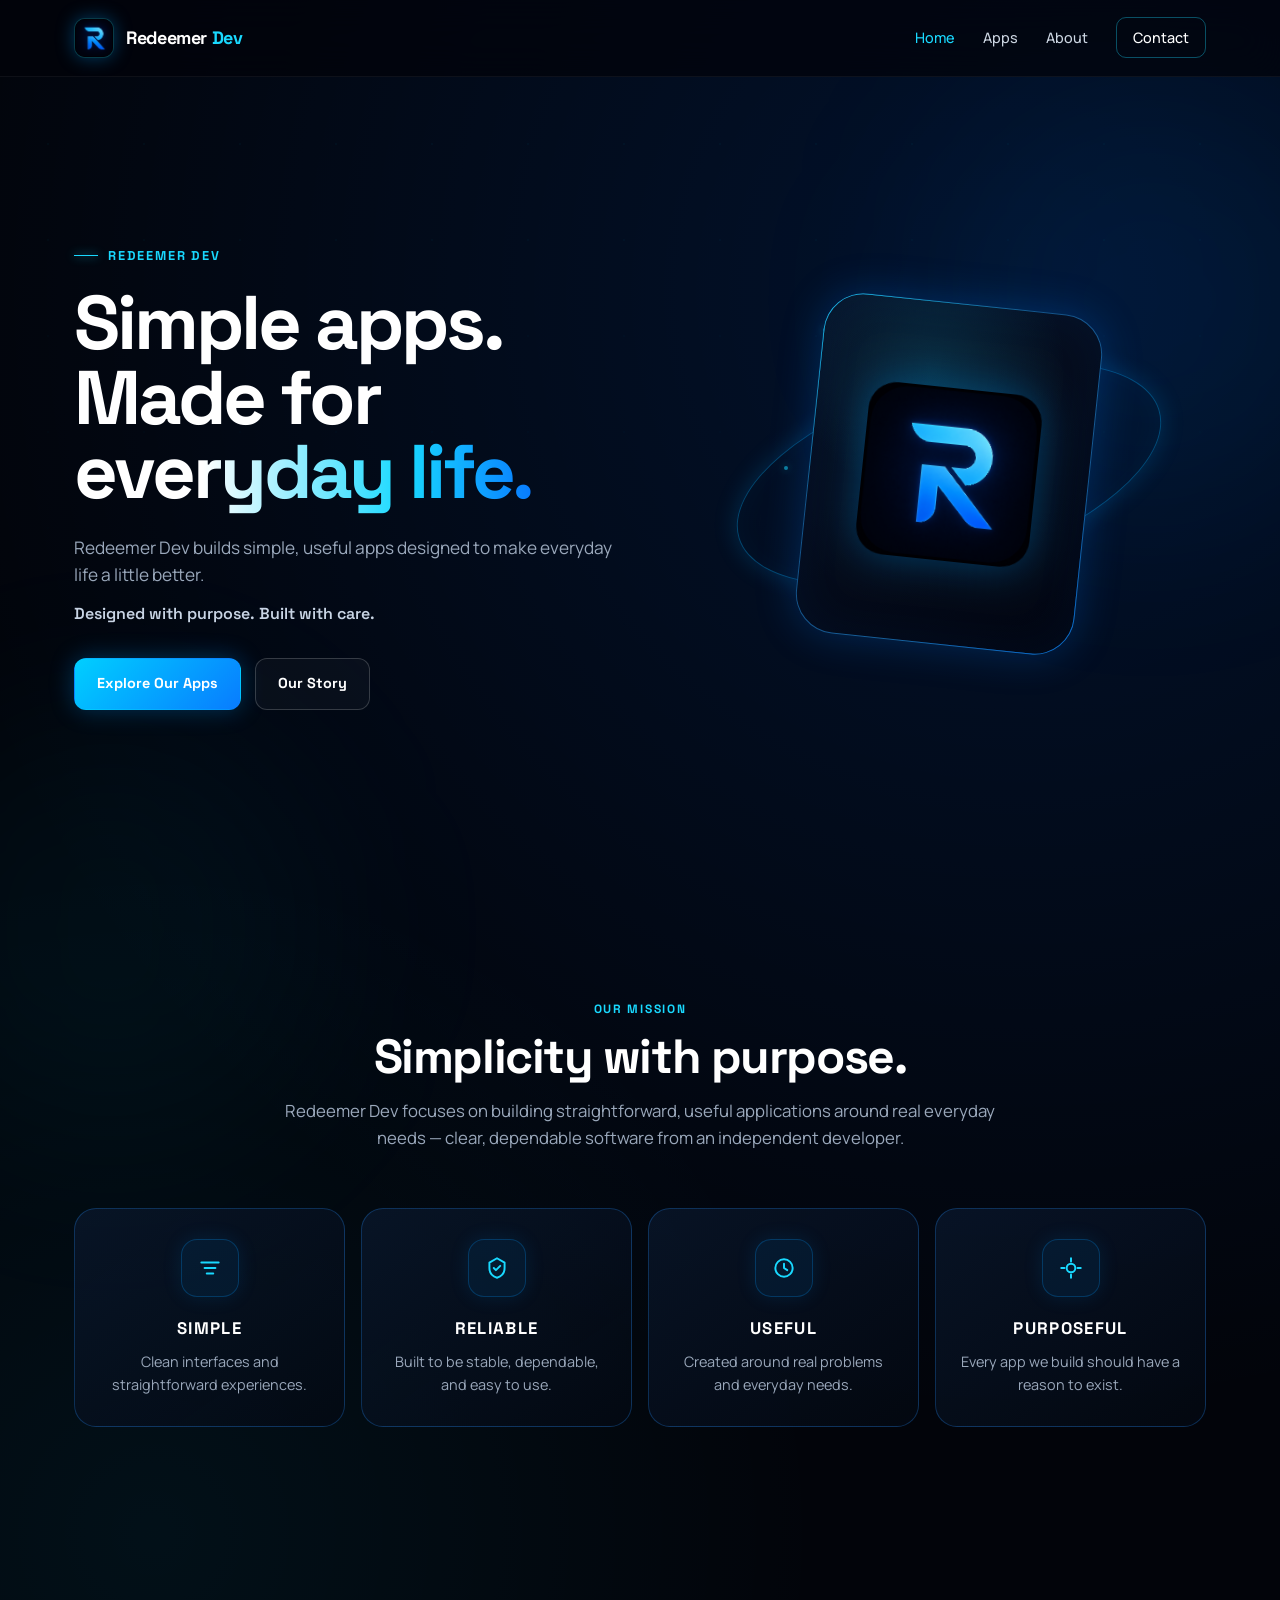
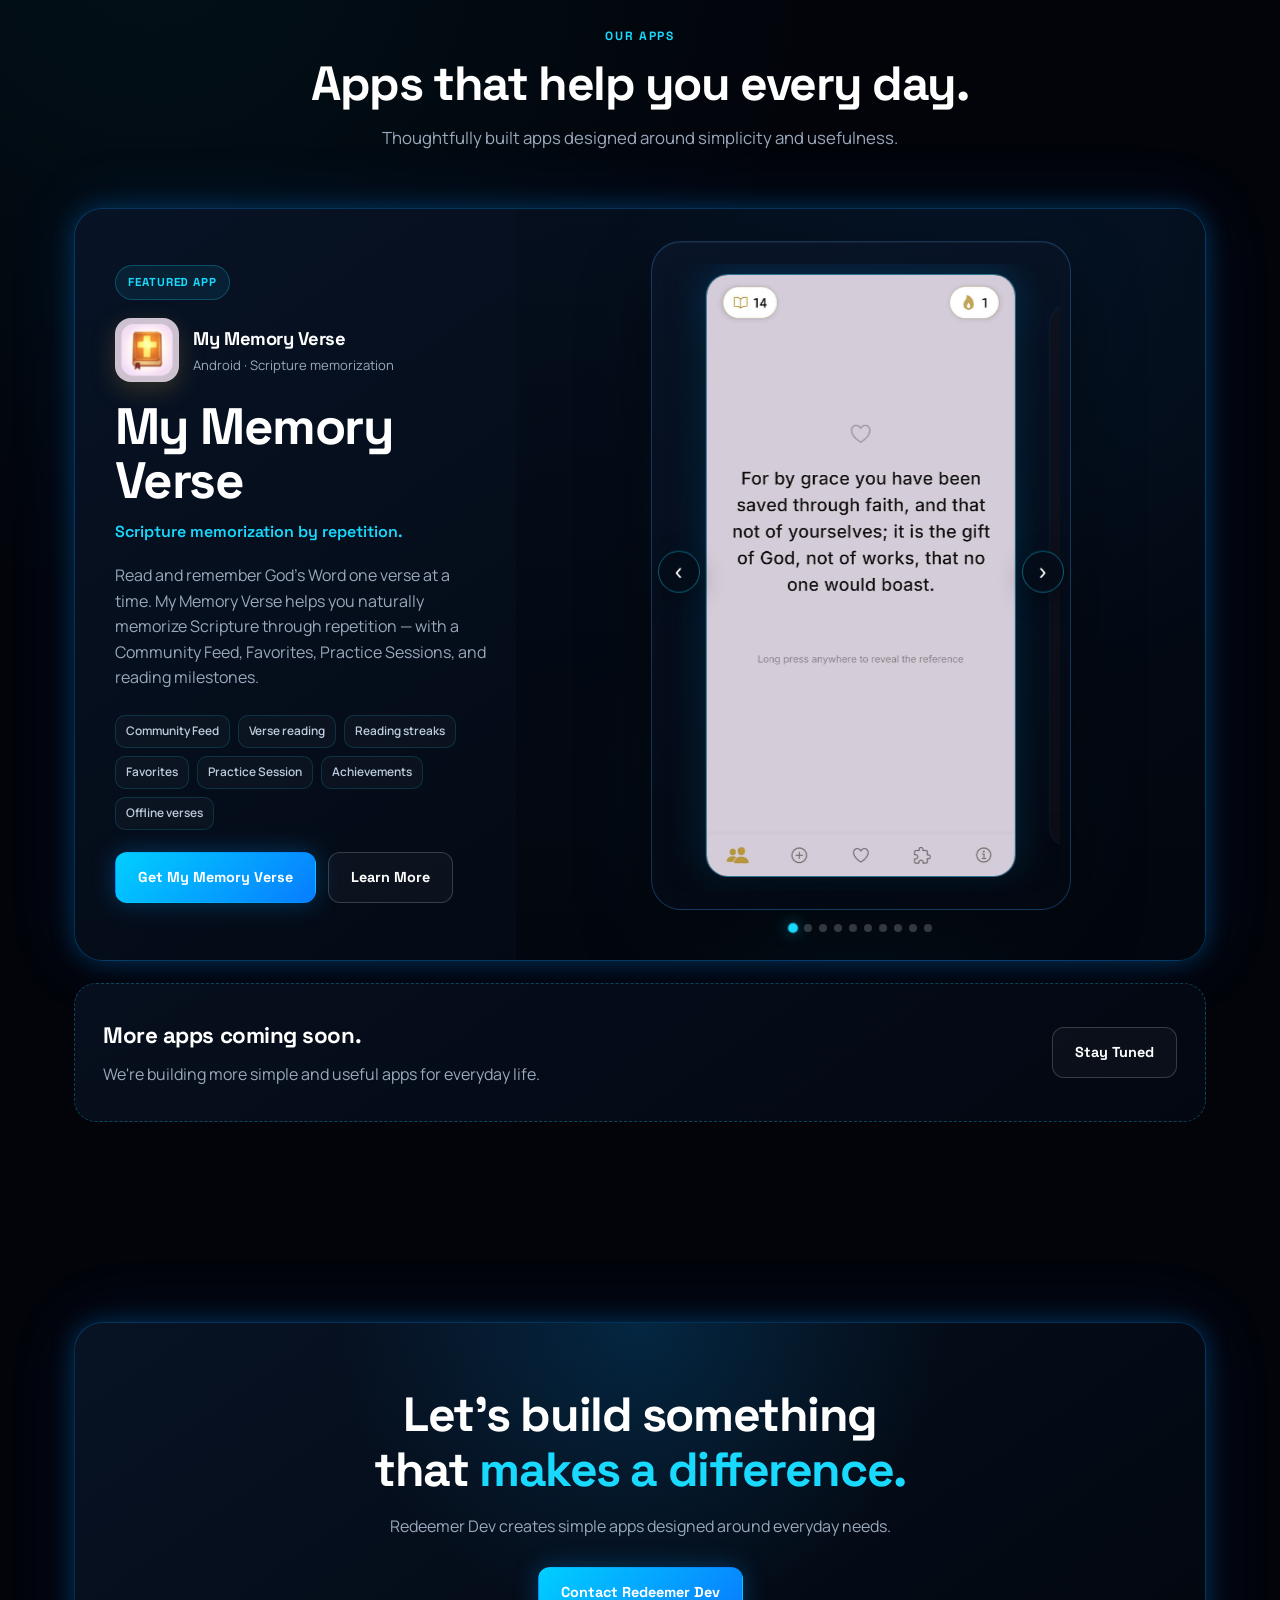
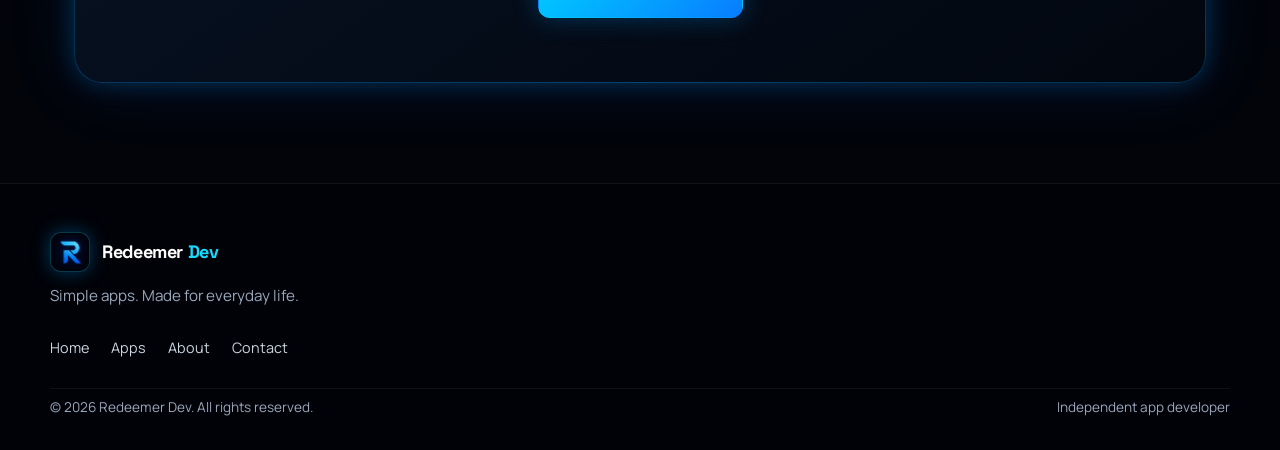
<file: index.html>
<!DOCTYPE html>
<html lang="en">
<head>
  <meta charset="UTF-8" />
  <meta name="viewport" content="width=device-width, initial-scale=1.0" />

  <title>Redeemer Dev — Simple Apps for Everyday Life</title>
  <meta
    name="description"
    content="Redeemer Dev builds simple, useful apps designed for everyday life."
  />
  <meta name="theme-color" content="#02040A" />

  <meta property="og:type" content="website" />
  <meta property="og:site_name" content="Redeemer Dev" />
  <meta property="og:title" content="Redeemer Dev — Simple Apps for Everyday Life" />
  <meta
    property="og:description"
    content="Redeemer Dev builds simple, useful apps designed for everyday life."
  />
  <meta property="og:url" content="https://redeemerdev.github.io/" />
  <meta property="og:image" content="https://redeemerdev.github.io/assets/RedeemerApps%20logo.png" />

  <meta name="twitter:card" content="summary" />
  <meta name="twitter:title" content="Redeemer Dev — Simple Apps for Everyday Life" />
  <meta
    name="twitter:description"
    content="Redeemer Dev builds simple, useful apps designed for everyday life."
  />
  <meta name="twitter:image" content="https://redeemerdev.github.io/assets/RedeemerApps%20logo.png" />

  <link rel="canonical" href="https://redeemerdev.github.io/" />
  <link rel="icon" type="image/png" href="assets/RedeemerApps%20logo.png" />
  <link rel="apple-touch-icon" href="assets/RedeemerApps%20logo.png" />

  <link rel="preconnect" href="https://fonts.googleapis.com" />
  <link rel="preconnect" href="https://fonts.gstatic.com" crossorigin />
  <link
    href="https://fonts.googleapis.com/css2?family=Inter:wght@400;500;600;700&family=Manrope:wght@400;500;600;700&family=Space+Grotesk:wght@500;600;700&display=swap"
    rel="stylesheet"
  />

  <link rel="stylesheet" href="css/styles.css" />
</head>
<body>
  <a class="skip-link" href="#main">Skip to content</a>

  <div class="orb one" aria-hidden="true"></div>
  <div class="orb two" aria-hidden="true"></div>

  <header class="site-header">
    <nav class="nav" aria-label="Primary">
      <a class="brand" href="#home">
        <span class="brand-mark">
          <img
            src="assets/RedeemerApps%20logo.png"
            alt="Redeemer Dev logo"
            width="40"
            height="40"
          />
        </span>
        <span class="brand-name">Redeemer <span>Dev</span></span>
      </a>

      <button
        class="nav-toggle"
        type="button"
        aria-expanded="false"
        aria-controls="primary-nav"
        aria-label="Open menu"
      >
        <span aria-hidden="true"></span>
        <span aria-hidden="true"></span>
        <span aria-hidden="true"></span>
      </button>

      <ul class="nav-links" id="primary-nav">
        <li><a href="#home">Home</a></li>
        <li><a href="#apps">Apps</a></li>
        <li><a href="#about">About</a></li>
        <li><a class="nav-cta" href="#contact">Contact</a></li>
      </ul>
    </nav>
  </header>

  <main id="main">
    <!-- HOME / HERO -->
    <section class="hero" id="home" aria-labelledby="hero-title">
      <div>
        <div class="eyebrow">Redeemer Dev</div>
        <h1 id="hero-title">
          Simple apps.<br />
          Made for<br />
          <span class="gradient-text">everyday life.</span>
        </h1>
        <p class="hero-description">
          Redeemer Dev builds simple, useful apps designed to make everyday life a little better.
        </p>
        <p class="hero-tagline">Designed with purpose. Built with care.</p>
        <div class="buttons">
          <a class="button button-primary" href="#apps">Explore Our Apps</a>
          <a class="button button-secondary" href="#about">Our Story</a>
        </div>
      </div>

      <div class="hero-visual" aria-hidden="true">
        <div class="hero-particles">
          <span></span>
          <span></span>
          <span></span>
          <span></span>
          <span></span>
        </div>
        <div class="logo-orbit"></div>
        <div class="logo-stage">
          <img
            src="assets/RedeemerApps%20logo.png"
            alt=""
            width="220"
            height="220"
          />
        </div>
      </div>
    </section>

    <!-- ABOUT -->
    <section class="section" id="about" aria-labelledby="about-title">
      <div class="section-heading">
        <div class="label">Our Mission</div>
        <h2 id="about-title">Simplicity with purpose.</h2>
        <p>
          Redeemer Dev focuses on building straightforward, useful applications around real everyday needs —
          clear, dependable software from an independent developer.
        </p>
      </div>

      <div class="values">
        <article class="value-card">
          <div class="value-icon" aria-hidden="true">
            <svg viewBox="0 0 24 24"><path d="M4 7h16M7 12h10M9 17h6" /></svg>
          </div>
          <h3>Simple</h3>
          <p>Clean interfaces and straightforward experiences.</p>
        </article>

        <article class="value-card">
          <div class="value-icon" aria-hidden="true">
            <svg viewBox="0 0 24 24"><path d="M12 3l7 4v5c0 5-3.5 8-7 9-3.5-1-7-4-7-9V7l7-4z" /><path d="M9 12l2 2 4-4" /></svg>
          </div>
          <h3>Reliable</h3>
          <p>Built to be stable, dependable, and easy to use.</p>
        </article>

        <article class="value-card">
          <div class="value-icon" aria-hidden="true">
            <svg viewBox="0 0 24 24"><circle cx="12" cy="12" r="8" /><path d="M12 8v4l3 2" /></svg>
          </div>
          <h3>Useful</h3>
          <p>Created around real problems and everyday needs.</p>
        </article>

        <article class="value-card">
          <div class="value-icon" aria-hidden="true">
            <svg viewBox="0 0 24 24"><path d="M12 3v3M12 18v3M3 12h3M18 12h3" /><circle cx="12" cy="12" r="4" /></svg>
          </div>
          <h3>Purposeful</h3>
          <p>Every app we build should have a reason to exist.</p>
        </article>
      </div>
    </section>

    <!-- APPS -->
    <section class="section" id="apps" aria-labelledby="apps-title">
      <div class="section-heading">
        <div class="label">Our Apps</div>
        <h2 id="apps-title">Apps that help you every day.</h2>
        <p>Thoughtfully built apps designed around simplicity and usefulness.</p>
      </div>

      <article class="app-card mmv-featured" id="my-memory-verse" aria-labelledby="mmv-title">
        <div class="app-content">
          <div class="app-badge">FEATURED APP</div>

          <div class="app-identity">
            <div class="app-icon">
              <img
                src="assets/mmv/icon.png"
                alt="My Memory Verse app icon"
                width="64"
                height="64"
              />
            </div>
            <div class="app-identity-text">
              <span class="app-name">My Memory Verse</span>
              <span class="app-meta">Android · Scripture memorization</span>
            </div>
          </div>

          <h2 id="mmv-title">My Memory Verse</h2>
          <p class="app-subtitle">Scripture memorization by repetition.</p>
          <p class="app-description">
            Read and remember God's Word one verse at a time. My Memory Verse helps you
            naturally memorize Scripture through repetition — with a Community Feed,
            Favorites, Practice Sessions, and reading milestones.
          </p>

          <div class="features" aria-label="Key features">
            <span class="feature">Community Feed</span>
            <span class="feature">Verse reading</span>
            <span class="feature">Reading streaks</span>
            <span class="feature">Favorites</span>
            <span class="feature">Practice Session</span>
            <span class="feature">Achievements</span>
            <span class="feature">Offline verses</span>
          </div>

          <div class="app-buttons">
            <a
              class="button button-primary"
              href="https://play.google.com/store/apps/details?id=com.keynentt.mymemoryverse"
              target="_blank"
              rel="noopener noreferrer"
            >
              Get My Memory Verse
            </a>
            <a
              class="button button-secondary"
              href="my-memory-verse.html"
              target="_blank"
              rel="noopener noreferrer"
            >
              Learn More
            </a>
          </div>
        </div>

        <div class="app-visual mmv-asset-panel">
          <div class="shot-gallery" data-shot-gallery tabindex="0" aria-roledescription="carousel" aria-label="My Memory Verse screenshots">
            <div class="shot-gallery__stage">
              <div class="shot-gallery__glow" aria-hidden="true"></div>
              <button class="shot-gallery__nav shot-gallery__nav--prev" type="button" data-prev aria-label="Previous screenshot">‹</button>
              <div class="shot-gallery__viewport" data-viewport>
                <ul class="shot-gallery__track" data-track>
                  <li class="shot-gallery__slide is-active">
                    <figure class="shot-gallery__frame">
                      <img src="assets/my-memory-verse/community-light.jpg" alt="My Memory Verse Community Feed" width="540" height="1170" draggable="false" />
                    </figure>
                  </li>
                  <li class="shot-gallery__slide">
                    <figure class="shot-gallery__frame">
                      <img src="assets/my-memory-verse/community-dark.jpg" alt="My Memory Verse Community Feed" width="540" height="1170" draggable="false" />
                    </figure>
                  </li>
                  <li class="shot-gallery__slide">
                    <figure class="shot-gallery__frame">
                      <img src="assets/my-memory-verse/faves-light.jpg" alt="My Memory Verse Favorites" width="540" height="1170" draggable="false" />
                    </figure>
                  </li>
                  <li class="shot-gallery__slide">
                    <figure class="shot-gallery__frame">
                      <img src="assets/my-memory-verse/faves-dark.jpg" alt="My Memory Verse Favorites" width="540" height="1170" draggable="false" />
                    </figure>
                  </li>
                  <li class="shot-gallery__slide">
                    <figure class="shot-gallery__frame">
                      <img src="assets/my-memory-verse/practice-light.jpg" alt="My Memory Verse Practice Session" width="540" height="1170" draggable="false" />
                    </figure>
                  </li>
                  <li class="shot-gallery__slide">
                    <figure class="shot-gallery__frame">
                      <img src="assets/my-memory-verse/practice-dark.jpg" alt="My Memory Verse Practice Session" width="540" height="1170" draggable="false" />
                    </figure>
                  </li>
                  <li class="shot-gallery__slide">
                    <figure class="shot-gallery__frame">
                      <img src="assets/my-memory-verse/addnew-light.jpg" alt="My Memory Verse Add Verse" width="540" height="1170" draggable="false" />
                    </figure>
                  </li>
                  <li class="shot-gallery__slide">
                    <figure class="shot-gallery__frame">
                      <img src="assets/my-memory-verse/addnew-dark.jpg" alt="My Memory Verse Add Verse" width="540" height="1170" draggable="false" />
                    </figure>
                  </li>
                  <li class="shot-gallery__slide">
                    <figure class="shot-gallery__frame">
                      <img src="assets/my-memory-verse/about-light.jpg" alt="My Memory Verse About" width="540" height="1170" draggable="false" />
                    </figure>
                  </li>
                  <li class="shot-gallery__slide">
                    <figure class="shot-gallery__frame">
                      <img src="assets/my-memory-verse/about-dark.jpg" alt="My Memory Verse About" width="540" height="1170" draggable="false" />
                    </figure>
                  </li>
                </ul>
              </div>
              <button class="shot-gallery__nav shot-gallery__nav--next" type="button" data-next aria-label="Next screenshot">›</button>
            </div>
            <div class="shot-gallery__footer">
              <div class="shot-gallery__dots" data-dots role="tablist" aria-label="Screenshot slides"></div>
              <p class="shot-gallery__status" data-status aria-live="polite">Screenshot 1 of 10</p>
            </div>
          </div>
        </div>
      </article>

      <div class="coming-soon" id="more-apps">
        <div>
          <h3>More apps coming soon.</h3>
          <p>We're building more simple and useful apps for everyday life.</p>
        </div>
        <a class="button button-secondary" href="#contact">Stay Tuned</a>
      </div>
    </section>

    <!-- CONTACT -->
    <section class="section" id="contact" aria-labelledby="contact-title">
      <div class="cta">
        <h2 id="contact-title">
          Let's build something that
          <span>makes a difference.</span>
        </h2>
        <p>
          Redeemer Dev creates simple apps designed around everyday needs.
        </p>
        <a
          class="button button-primary"
          href="mailto:inbox.redeemerapps@gmail.com"
        >
          Contact Redeemer Dev
        </a>
      </div>
    </section>
  </main>

  <footer class="site-footer">
    <div class="footer-inner">
      <div class="footer-brand">
        <a class="brand" href="#home">
          <span class="brand-mark">
            <img
              src="assets/RedeemerApps%20logo.png"
              alt="Redeemer Dev logo"
              width="40"
              height="40"
            />
          </span>
          <span class="brand-name">Redeemer <span>Dev</span></span>
        </a>
        <p class="footer-tagline">Simple apps. Made for everyday life.</p>
      </div>

      <nav class="footer-links" aria-label="Footer">
        <a href="#home">Home</a>
        <a href="#apps">Apps</a>
        <a href="#about">About</a>
        <a href="#contact">Contact</a>
      </nav>

      <div class="footer-meta">
        <p>© 2026 Redeemer Dev. All rights reserved.</p>
        <p>Independent app developer</p>
      </div>
    </div>
  </footer>

  <script src="js/main.js" defer></script>
</body>
</html>
</file>
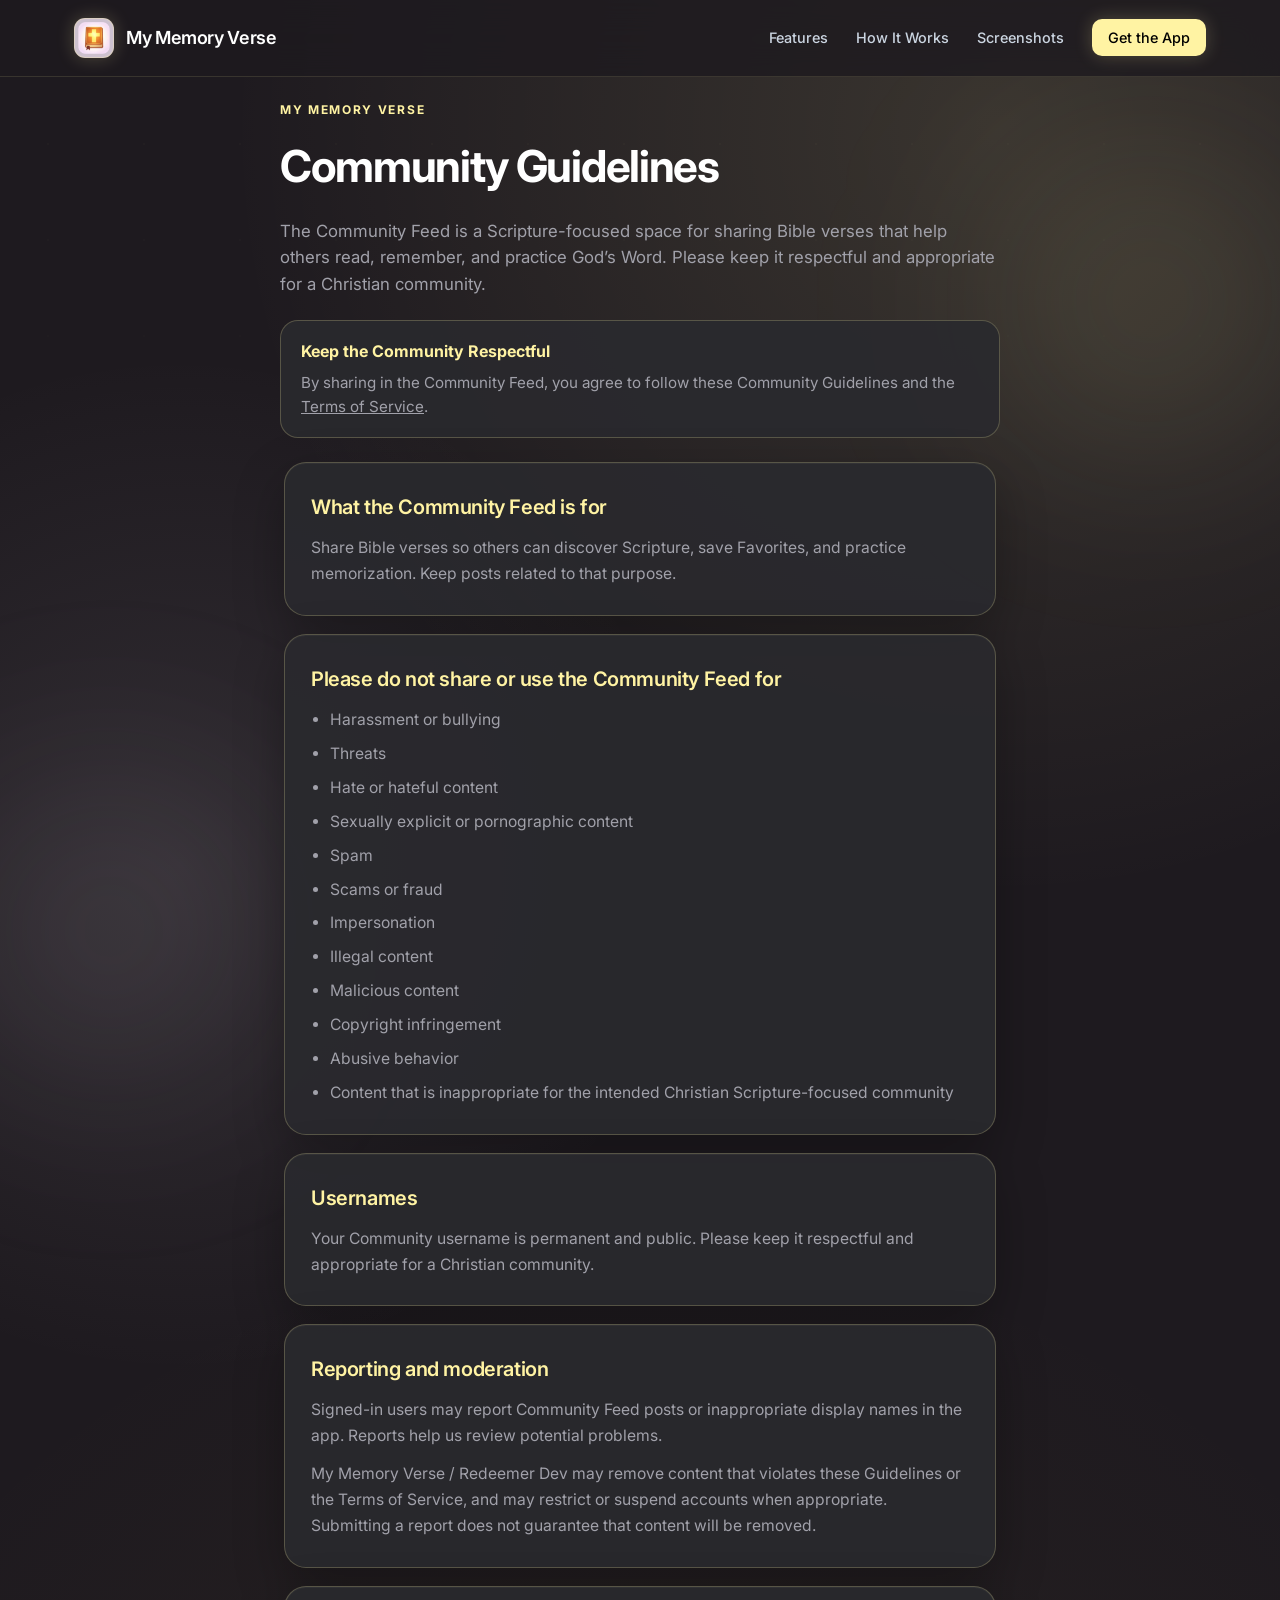
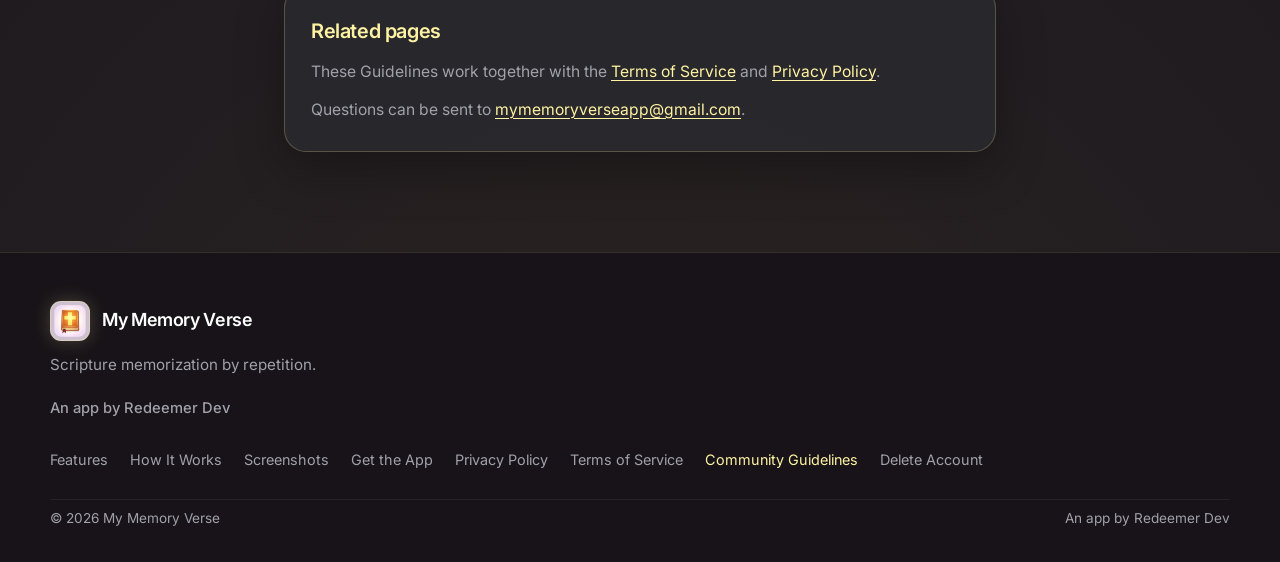
<file: community-guidelines.html>
<!DOCTYPE html>
<html lang="en">
<head>
  <meta charset="UTF-8" />
  <meta name="viewport" content="width=device-width, initial-scale=1.0" />

  <title>Community Guidelines — My Memory Verse</title>
  <meta
    name="description"
    content="Community Guidelines for the My Memory Verse Community Feed."
  />
  <meta name="theme-color" content="#1E1A1F" />

  <meta property="og:type" content="website" />
  <meta property="og:site_name" content="My Memory Verse" />
  <meta property="og:title" content="Community Guidelines — My Memory Verse" />
  <meta
    property="og:description"
    content="Community Guidelines for the My Memory Verse Community Feed."
  />
  <meta property="og:url" content="https://redeemerdev.github.io/community-guidelines.html" />
  <meta property="og:image" content="https://redeemerdev.github.io/assets/mmv/icon.png" />

  <link rel="canonical" href="https://redeemerdev.github.io/community-guidelines.html" />
  <link rel="icon" type="image/png" href="assets/mmv/icon.png" />
  <link rel="apple-touch-icon" href="assets/mmv/icon.png" />

  <link rel="preconnect" href="https://fonts.googleapis.com" />
  <link rel="preconnect" href="https://fonts.gstatic.com" crossorigin />
  <link
    href="https://fonts.googleapis.com/css2?family=Inter:wght@400;500;600;700&display=swap"
    rel="stylesheet"
  />

  <link rel="stylesheet" href="css/styles.css" />
</head>
<body class="mmv-page mmv-legal-page">
  <a class="skip-link" href="#main">Skip to content</a>

  <div class="orb one" aria-hidden="true"></div>
  <div class="orb two" aria-hidden="true"></div>

  <header class="site-header">
    <nav class="nav" aria-label="Primary">
      <a class="brand mmv-brand" href="my-memory-verse.html">
        <span class="brand-mark">
          <img
            src="assets/mmv/logo.png"
            alt="My Memory Verse logo"
            width="40"
            height="40"
          />
        </span>
        <span class="brand-name">My Memory Verse</span>
      </a>

      <button
        class="nav-toggle"
        type="button"
        aria-expanded="false"
        aria-controls="primary-nav"
        aria-label="Open menu"
      >
        <span aria-hidden="true"></span>
        <span aria-hidden="true"></span>
        <span aria-hidden="true"></span>
      </button>

      <ul class="nav-links" id="primary-nav">
        <li><a href="my-memory-verse.html#features">Features</a></li>
        <li><a href="my-memory-verse.html#how-it-works">How It Works</a></li>
        <li><a href="my-memory-verse.html#screenshots">Screenshots</a></li>
        <li><a class="nav-cta" href="my-memory-verse.html#get-the-app">Get the App</a></li>
      </ul>
    </nav>
  </header>

  <main id="main">
    <section class="section mmv-legal-hero" aria-labelledby="guidelines-title">
      <div class="section-heading mmv-legal-heading">
        <div class="label">My Memory Verse</div>
        <h1 id="guidelines-title">Community Guidelines</h1>
        <p>
          The Community Feed is a Scripture-focused space for sharing Bible verses that help
          others read, remember, and practice God&rsquo;s Word. Please keep it respectful and
          appropriate for a Christian community.
        </p>
        <div class="mmv-legal-callout">
          <strong>Keep the Community Respectful</strong>
          <p>
            By sharing in the Community Feed, you agree to follow these Community Guidelines and
            the
            <a href="terms-of-service.html">Terms of Service</a>.
          </p>
        </div>
      </div>
    </section>

    <section class="section mmv-legal-body">
      <article class="mmv-legal-card">
        <h2>What the Community Feed is for</h2>
        <p>
          Share Bible verses so others can discover Scripture, save Favorites, and practice
          memorization. Keep posts related to that purpose.
        </p>
      </article>

      <article class="mmv-legal-card">
        <h2>Please do not share or use the Community Feed for</h2>
        <ul>
          <li>Harassment or bullying</li>
          <li>Threats</li>
          <li>Hate or hateful content</li>
          <li>Sexually explicit or pornographic content</li>
          <li>Spam</li>
          <li>Scams or fraud</li>
          <li>Impersonation</li>
          <li>Illegal content</li>
          <li>Malicious content</li>
          <li>Copyright infringement</li>
          <li>Abusive behavior</li>
          <li>
            Content that is inappropriate for the intended Christian Scripture-focused community
          </li>
        </ul>
      </article>

      <article class="mmv-legal-card">
        <h2>Usernames</h2>
        <p>
          Your Community username is permanent and public. Please keep it respectful and
          appropriate for a Christian community.
        </p>
      </article>

      <article class="mmv-legal-card">
        <h2>Reporting and moderation</h2>
        <p>
          Signed-in users may report Community Feed posts or inappropriate display names in the
          app. Reports help us review potential problems.
        </p>
        <p>
          My Memory Verse / Redeemer Dev may remove content that violates these Guidelines or the
          Terms of Service, and may restrict or suspend accounts when appropriate. Submitting a
          report does not guarantee that content will be removed.
        </p>
      </article>

      <article class="mmv-legal-card">
        <h2>Related pages</h2>
        <p>
          These Guidelines work together with the
          <a href="terms-of-service.html">Terms of Service</a>
          and
          <a href="privacy-policy.html">Privacy Policy</a>.
        </p>
        <p>
          Questions can be sent to
          <a href="mailto:mymemoryverseapp@gmail.com">mymemoryverseapp@gmail.com</a>.
        </p>
      </article>
    </section>
  </main>

  <footer class="site-footer">
    <div class="footer-inner">
      <div class="footer-brand">
        <a class="brand mmv-brand" href="my-memory-verse.html">
          <span class="brand-mark">
            <img
              src="assets/mmv/logo.png"
              alt="My Memory Verse logo"
              width="40"
              height="40"
            />
          </span>
          <span class="brand-name">My Memory Verse</span>
        </a>
        <p class="footer-tagline">Scripture memorization by repetition.</p>
        <p class="mmv-publisher">An app by Redeemer Dev</p>
      </div>

      <nav class="footer-links" aria-label="Footer">
        <a href="my-memory-verse.html#features">Features</a>
        <a href="my-memory-verse.html#how-it-works">How It Works</a>
        <a href="my-memory-verse.html#screenshots">Screenshots</a>
        <a href="my-memory-verse.html#get-the-app">Get the App</a>
        <a href="privacy-policy.html">Privacy Policy</a>
        <a href="terms-of-service.html">Terms of Service</a>
        <a href="community-guidelines.html" aria-current="page">Community Guidelines</a>
        <a href="delete-account.html">Delete Account</a>
      </nav>

      <div class="footer-meta">
        <p>© 2026 My Memory Verse</p>
        <p>An app by Redeemer Dev</p>
      </div>
    </div>
  </footer>

  <script src="js/main.js" defer></script>
</body>
</html>
</file>
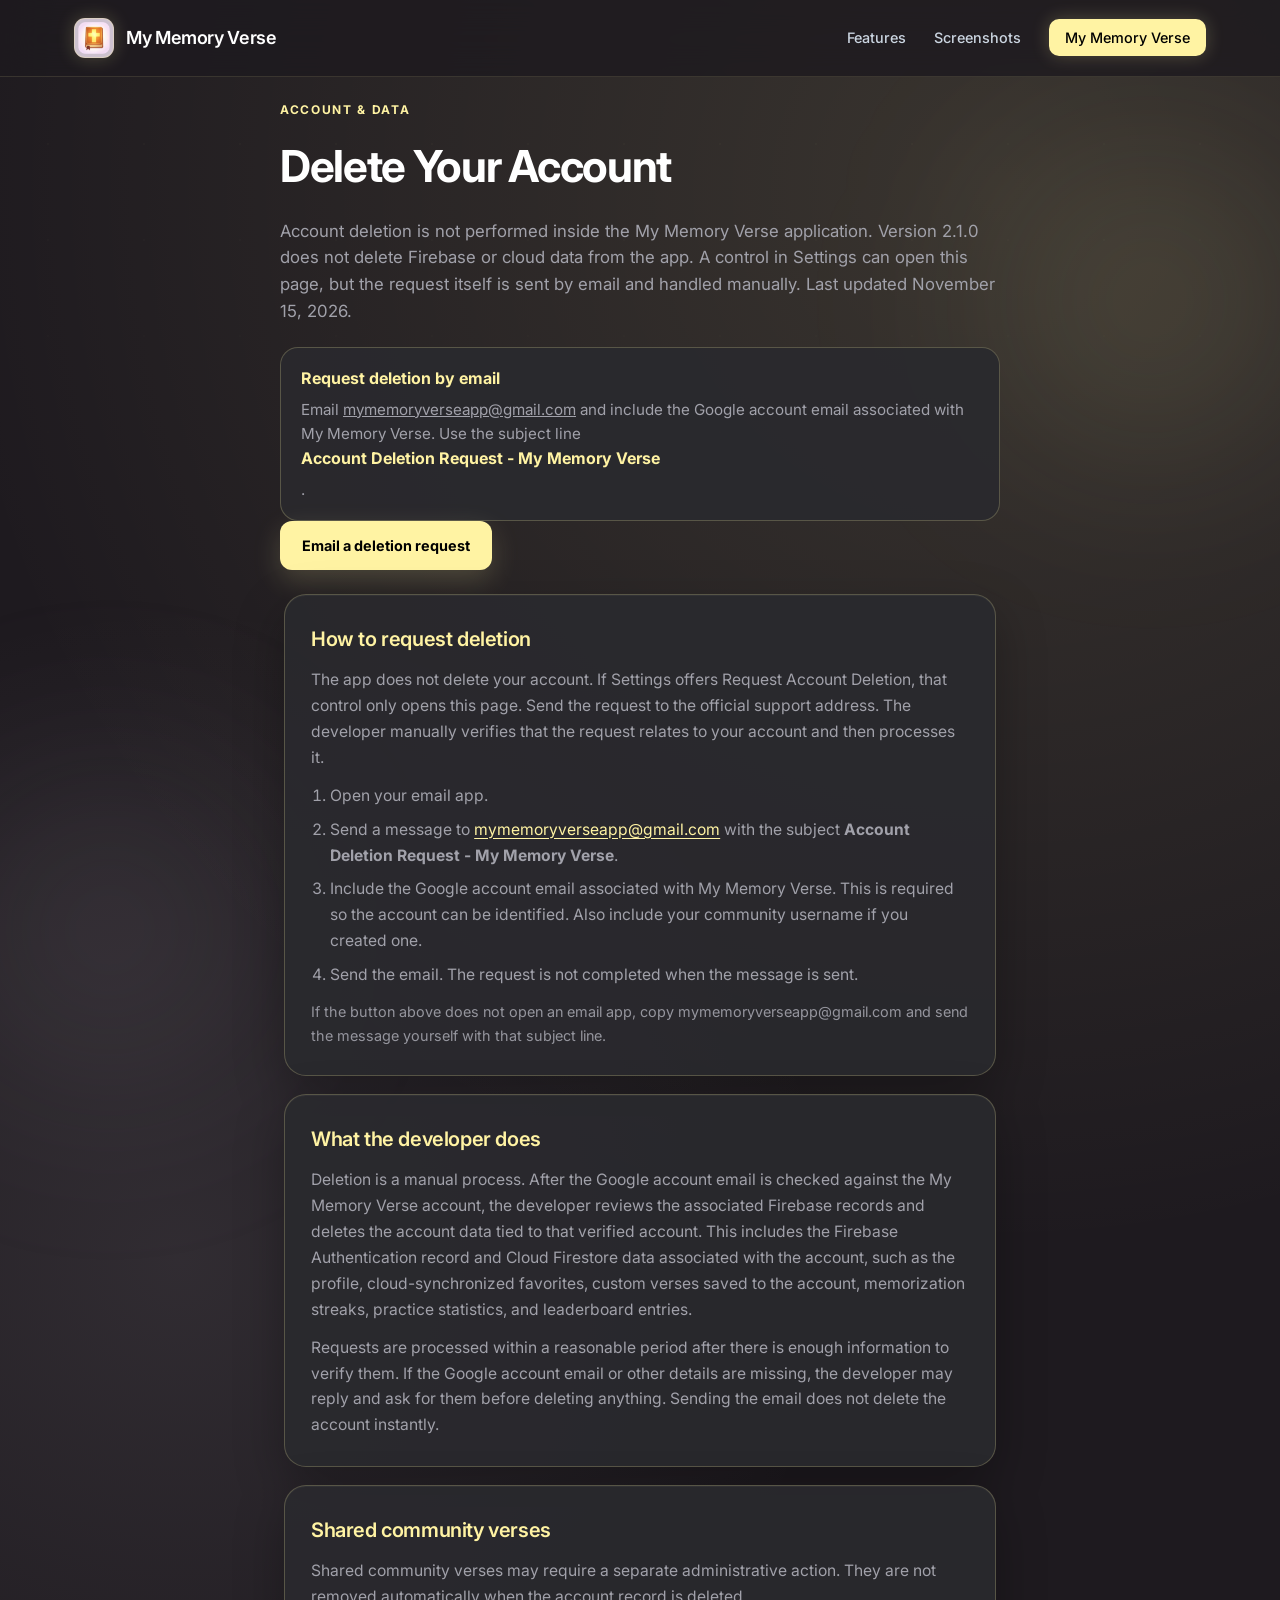
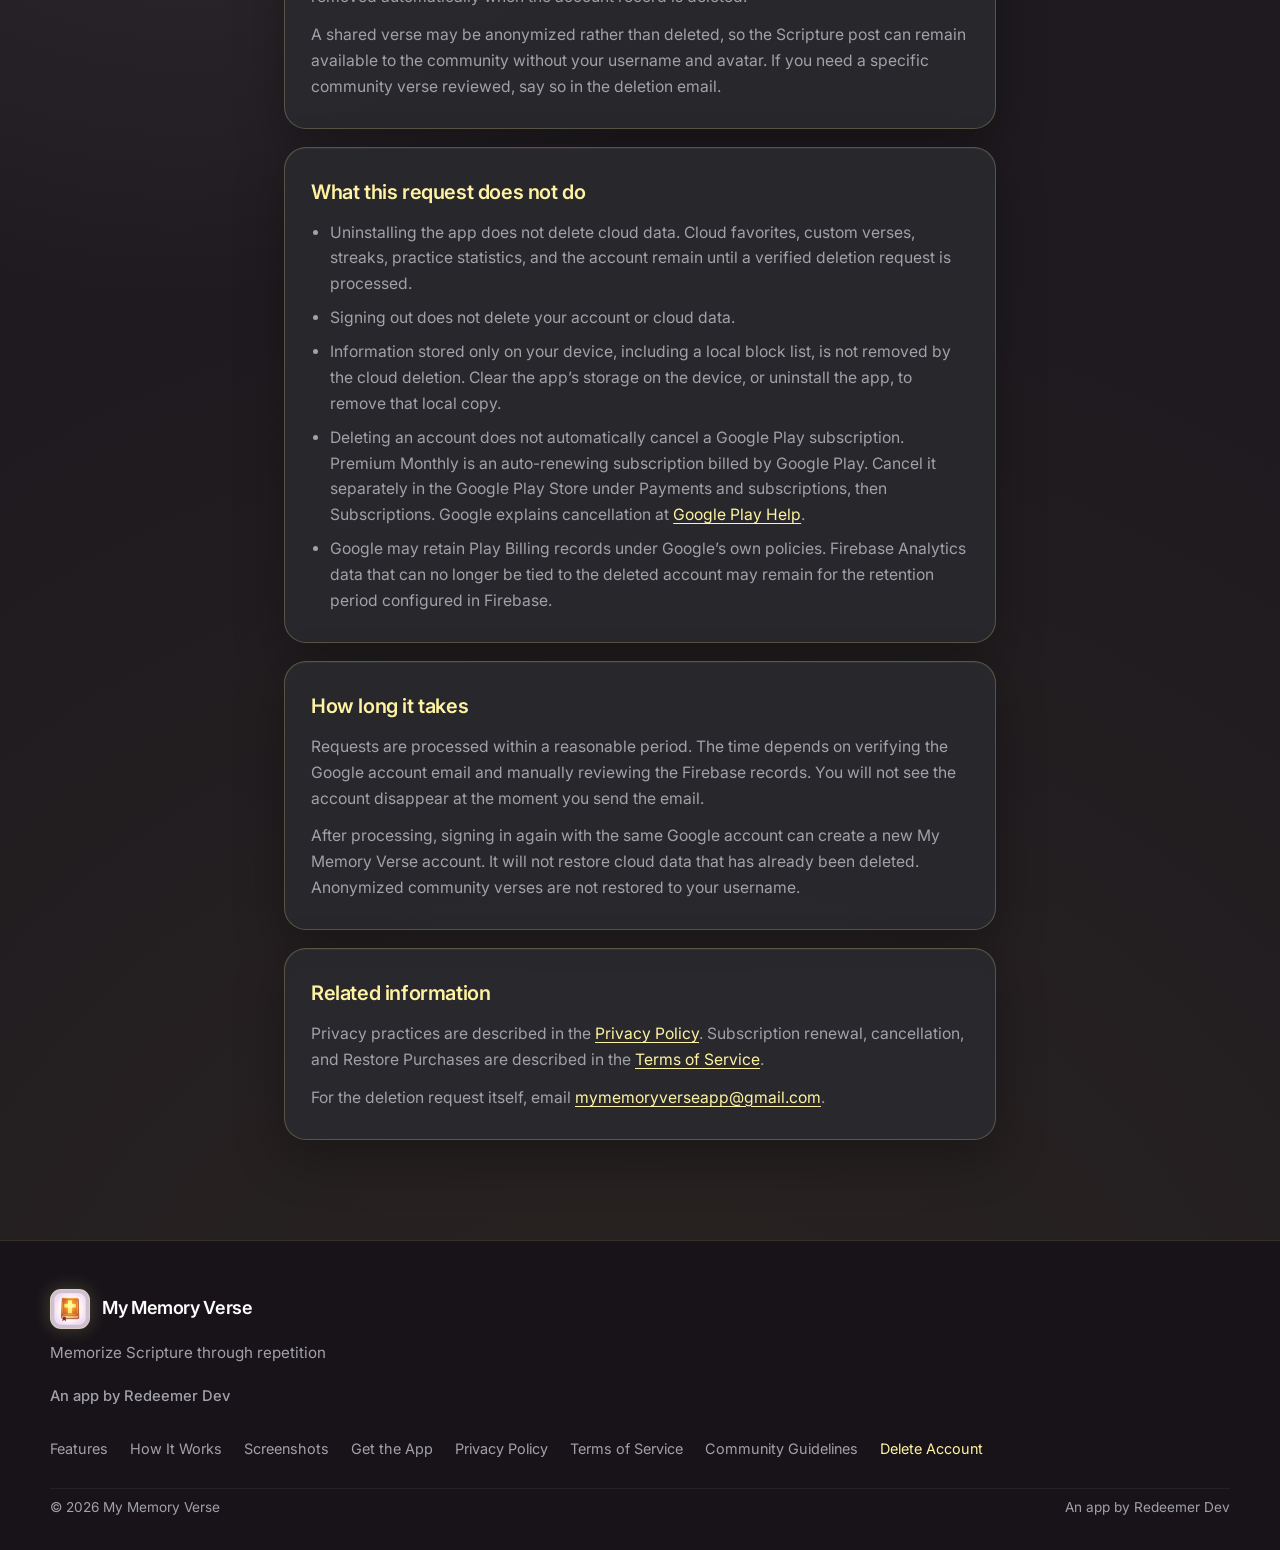
<file: delete-account.html>
<!DOCTYPE html>
<html lang="en">
<head>
  <meta charset="UTF-8" />
  <meta name="viewport" content="width=device-width, initial-scale=1.0" />

  <title>Delete Your Account — My Memory Verse</title>
  <meta
    name="description"
    content="Request manual deletion of your My Memory Verse account. Deletion is not available inside the Android app."
  />
  <meta name="theme-color" content="#1E1A1F" />

  <meta property="og:type" content="website" />
  <meta property="og:site_name" content="My Memory Verse" />
  <meta property="og:title" content="Delete Your Account — My Memory Verse" />
  <meta
    property="og:description"
    content="Request manual deletion of your My Memory Verse account. Deletion is not available inside the Android app."
  />
  <meta property="og:url" content="https://redeemerdev.github.io/delete-account.html" />
  <meta property="og:image" content="https://redeemerdev.github.io/assets/mmv/icon.png" />

  <link rel="canonical" href="https://redeemerdev.github.io/delete-account.html" />
  <link rel="icon" type="image/png" href="assets/mmv/icon.png" />
  <link rel="apple-touch-icon" href="assets/mmv/icon.png" />

  <link rel="preconnect" href="https://fonts.googleapis.com" />
  <link rel="preconnect" href="https://fonts.gstatic.com" crossorigin />
  <link
    href="https://fonts.googleapis.com/css2?family=Inter:wght@400;500;600;700&display=swap"
    rel="stylesheet"
  />

  <link rel="stylesheet" href="css/styles.css" />
</head>
<body class="mmv-page mmv-legal-page">
  <a class="skip-link" href="#main">Skip to content</a>

  <div class="orb one" aria-hidden="true"></div>
  <div class="orb two" aria-hidden="true"></div>

  <header class="site-header">
    <nav class="nav" aria-label="Primary">
      <a class="brand mmv-brand" href="my-memory-verse.html">
        <span class="brand-mark">
          <img
            src="assets/mmv/logo.png"
            alt="My Memory Verse logo"
            width="40"
            height="40"
          />
        </span>
        <span class="brand-name">My Memory Verse</span>
      </a>

      <button
        class="nav-toggle"
        type="button"
        aria-expanded="false"
        aria-controls="primary-nav"
        aria-label="Open menu"
      >
        <span aria-hidden="true"></span>
        <span aria-hidden="true"></span>
        <span aria-hidden="true"></span>
      </button>

      <ul class="nav-links" id="primary-nav">
        <li><a href="my-memory-verse.html#features">Features</a></li>
        <li><a href="my-memory-verse.html#screenshots">Screenshots</a></li>
        <li><a class="nav-cta" href="my-memory-verse.html">My Memory Verse</a></li>
      </ul>
    </nav>
  </header>

  <main id="main">
    <section class="section mmv-legal-hero" aria-labelledby="delete-title">
      <div class="section-heading mmv-legal-heading">
        <div class="label">Account &amp; data</div>
        <h1 id="delete-title">Delete Your Account</h1>
        <p>
          Account deletion is not performed inside the My Memory Verse application.
          Version 2.1.0 does not delete Firebase or cloud data from the app. A control in
          Settings can open this page, but the request itself is sent by email and handled
          manually. Last updated November 15, 2026.
        </p>
        <div class="mmv-legal-callout">
          <strong>Request deletion by email</strong>
          <p>
            Email
            <a href="mailto:mymemoryverseapp@gmail.com">mymemoryverseapp@gmail.com</a>
            and include the Google account email associated with My Memory Verse.
            Use the subject line
            <strong>Account Deletion Request - My Memory Verse</strong>.
          </p>
        </div>
        <p>
          <a
            class="button button-primary"
            href="mailto:mymemoryverseapp@gmail.com?subject=Account%20Deletion%20Request%20-%20My%20Memory%20Verse&amp;body=I%20request%20deletion%20of%20my%20My%20Memory%20Verse%20account%20and%20associated%20cloud%20data.%0A%0AGoogle%20account%20email%20used%20with%20My%20Memory%20Verse%3A%20%0ACommunity%20username%20%28if%20any%29%3A%20%0A%0AI%20understand%20that%20this%20request%20is%20verified%20and%20processed%20manually%2C%20that%20uninstalling%20the%20app%20does%20not%20delete%20cloud%20data%2C%20and%20that%20deleting%20my%20account%20does%20not%20cancel%20a%20Google%20Play%20subscription."
          >
            Email a deletion request
          </a>
        </p>
      </div>
    </section>

    <section class="section mmv-legal-body" aria-labelledby="how-request-title">
      <article class="mmv-legal-card" id="how-to-request">
        <h2 id="how-request-title">How to request deletion</h2>
        <p>
          The app does not delete your account. If Settings offers Request Account Deletion, that
          control only opens this page. Send the request to the official support address. The
          developer manually verifies that the request relates to your account and then processes
          it.
        </p>
        <ol class="mmv-legal-steps">
          <li>Open your email app.</li>
          <li>
            Send a message to
            <a href="mailto:mymemoryverseapp@gmail.com?subject=Account%20Deletion%20Request%20-%20My%20Memory%20Verse">mymemoryverseapp@gmail.com</a>
            with the subject
            <strong>Account Deletion Request - My Memory Verse</strong>.
          </li>
          <li>
            Include the Google account email associated with My Memory Verse. This is required
            so the account can be identified. Also include your community username if you created
            one.
          </li>
          <li>Send the email. The request is not completed when the message is sent.</li>
        </ol>
        <p class="mmv-legal-note">
          If the button above does not open an email app, copy
          mymemoryverseapp@gmail.com and send the message yourself with that subject line.
        </p>
      </article>

      <article class="mmv-legal-card" id="what-happens">
        <h2>What the developer does</h2>
        <p>
          Deletion is a manual process. After the Google account email is checked against the
          My Memory Verse account, the developer reviews the associated Firebase records and
          deletes the account data tied to that verified account. This includes the Firebase
          Authentication record and Cloud Firestore data associated with the account, such as
          the profile, cloud-synchronized favorites, custom verses saved to the account,
          memorization streaks, practice statistics, and leaderboard entries.
        </p>
        <p>
          Requests are processed within a reasonable period after there is enough information to
          verify them. If the Google account email or other details are missing, the developer
          may reply and ask for them before deleting anything. Sending the email does not delete
          the account instantly.
        </p>
      </article>

      <article class="mmv-legal-card" id="community-verses">
        <h2>Shared community verses</h2>
        <p>
          Shared community verses may require a separate administrative action. They are not
          removed automatically when the account record is deleted.
        </p>
        <p>
          A shared verse may be anonymized rather than deleted, so the Scripture post can remain
          available to the community without your username and avatar. If you need a specific
          community verse reviewed, say so in the deletion email.
        </p>
      </article>

      <article class="mmv-legal-card" id="not-deleted">
        <h2>What this request does not do</h2>
        <ul>
          <li>
            Uninstalling the app does not delete cloud data. Cloud favorites, custom verses,
            streaks, practice statistics, and the account remain until a verified deletion
            request is processed.
          </li>
          <li>
            Signing out does not delete your account or cloud data.
          </li>
          <li>
            Information stored only on your device, including a local block list, is not removed
            by the cloud deletion. Clear the app&rsquo;s storage on the device, or uninstall the
            app, to remove that local copy.
          </li>
          <li>
            Deleting an account does not automatically cancel a Google Play subscription. Premium
            Monthly is an auto-renewing subscription billed by Google Play. Cancel it separately
            in the Google Play Store under Payments and subscriptions, then Subscriptions.
            Google explains cancellation at
            <a href="https://support.google.com/googleplay/answer/7018481" target="_blank" rel="noopener noreferrer">Google Play Help</a>.
          </li>
          <li>
            Google may retain Play Billing records under Google&rsquo;s own policies. Firebase
            Analytics data that can no longer be tied to the deleted account may remain for the
            retention period configured in Firebase.
          </li>
        </ul>
      </article>

      <article class="mmv-legal-card" id="timing">
        <h2>How long it takes</h2>
        <p>
          Requests are processed within a reasonable period. The time depends on verifying the
          Google account email and manually reviewing the Firebase records. You will not see the
          account disappear at the moment you send the email.
        </p>
        <p>
          After processing, signing in again with the same Google account can create a new
          My Memory Verse account. It will not restore cloud data that has already been deleted.
          Anonymized community verses are not restored to your username.
        </p>
      </article>

      <article class="mmv-legal-card">
        <h2>Related information</h2>
        <p>
          Privacy practices are described in the
          <a href="privacy-policy.html">Privacy Policy</a>.
          Subscription renewal, cancellation, and Restore Purchases are described in the
          <a href="terms-of-service.html#subscription">Terms of Service</a>.
        </p>
        <p>
          For the deletion request itself, email
          <a href="mailto:mymemoryverseapp@gmail.com">mymemoryverseapp@gmail.com</a>.
        </p>
      </article>
    </section>
  </main>

  <footer class="site-footer">
    <div class="footer-inner">
      <div class="footer-brand">
        <a class="brand mmv-brand" href="my-memory-verse.html">
          <span class="brand-mark">
            <img
              src="assets/mmv/logo.png"
              alt="My Memory Verse logo"
              width="40"
              height="40"
            />
          </span>
          <span class="brand-name">My Memory Verse</span>
        </a>
        <p class="footer-tagline">Memorize Scripture through repetition</p>
        <p class="mmv-publisher">An app by Redeemer Dev</p>
      </div>

      <nav class="footer-links" aria-label="Footer">
        <a href="my-memory-verse.html#features">Features</a>
        <a href="my-memory-verse.html#how-it-works">How It Works</a>
        <a href="my-memory-verse.html#screenshots">Screenshots</a>
        <a href="my-memory-verse.html#get-the-app">Get the App</a>
        <a href="privacy-policy.html">Privacy Policy</a>
        <a href="terms-of-service.html">Terms of Service</a>
        <a href="community-guidelines.html">Community Guidelines</a>
        <a href="delete-account.html" aria-current="page">Delete Account</a>
      </nav>

      <div class="footer-meta">
        <p>© 2026 My Memory Verse</p>
        <p>An app by Redeemer Dev</p>
      </div>
    </div>
  </footer>

  <script src="js/main.js" defer></script>
</body>
</html>
</file>
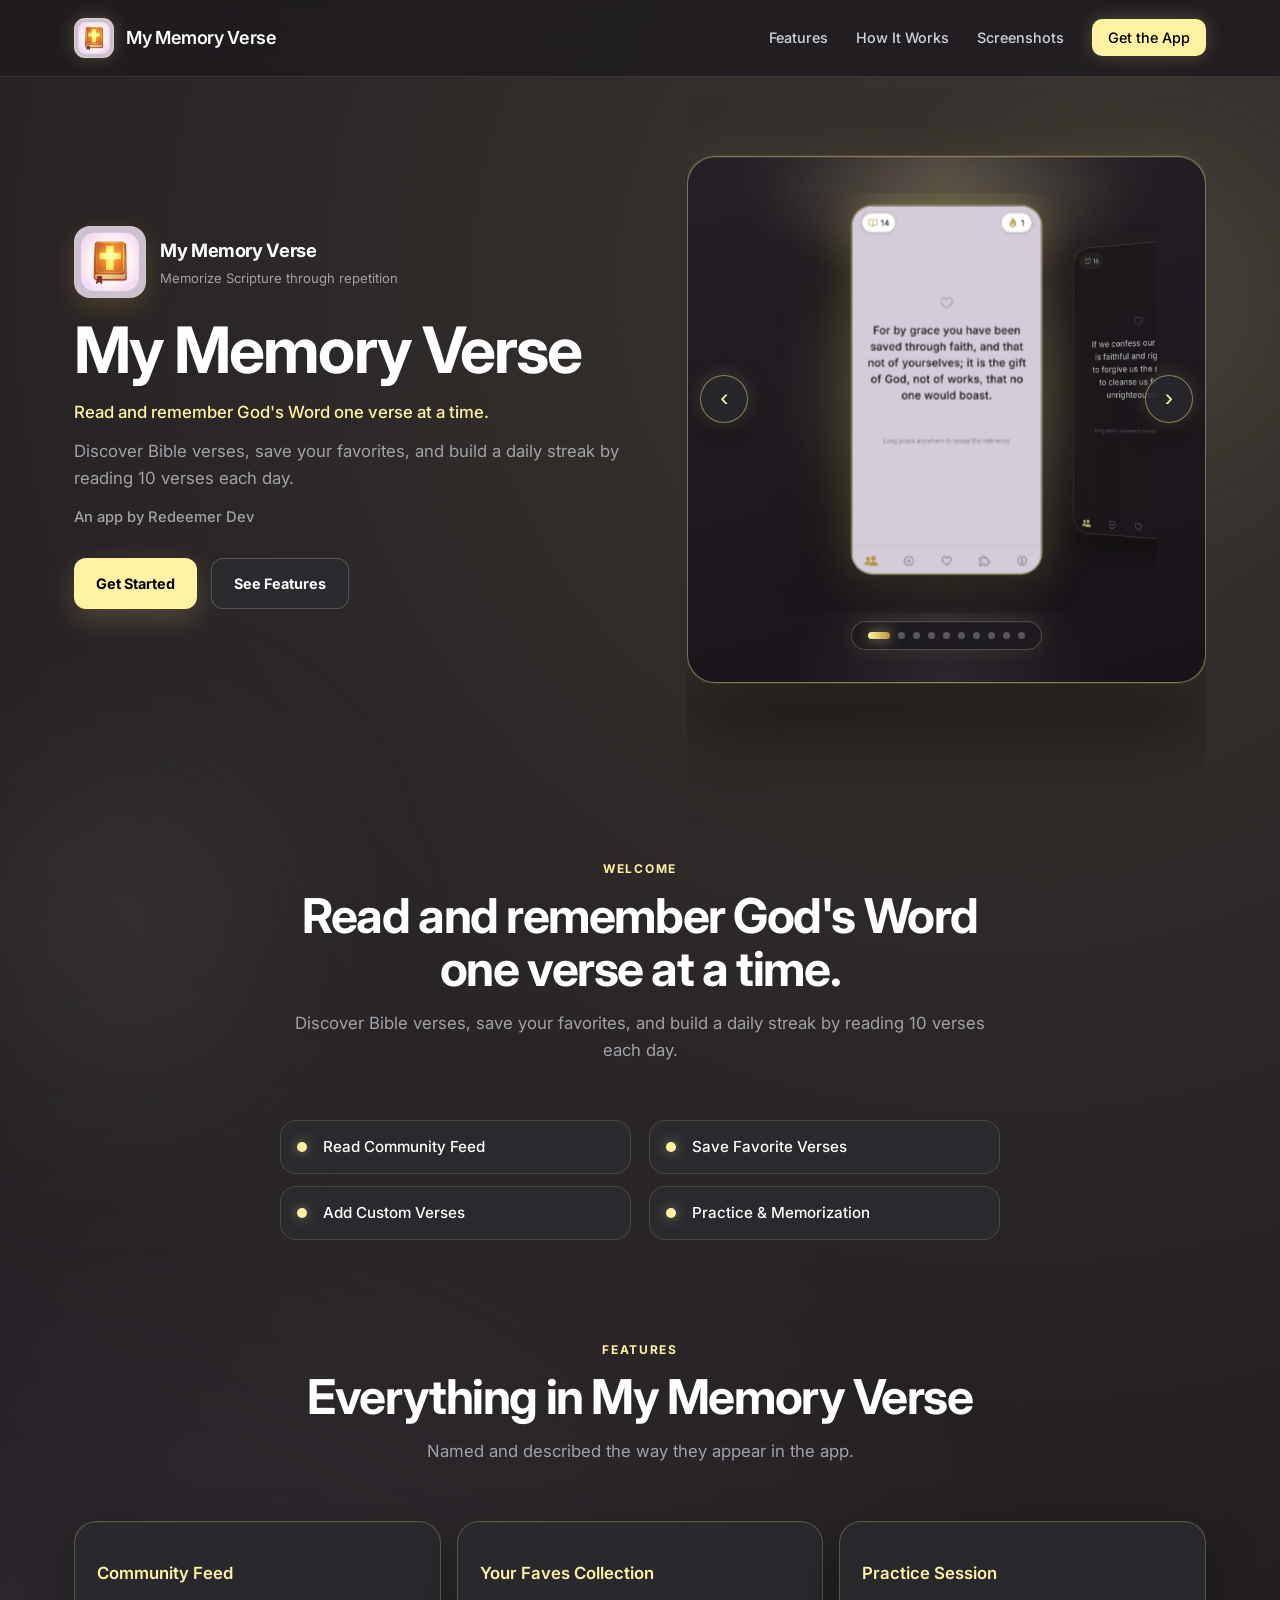
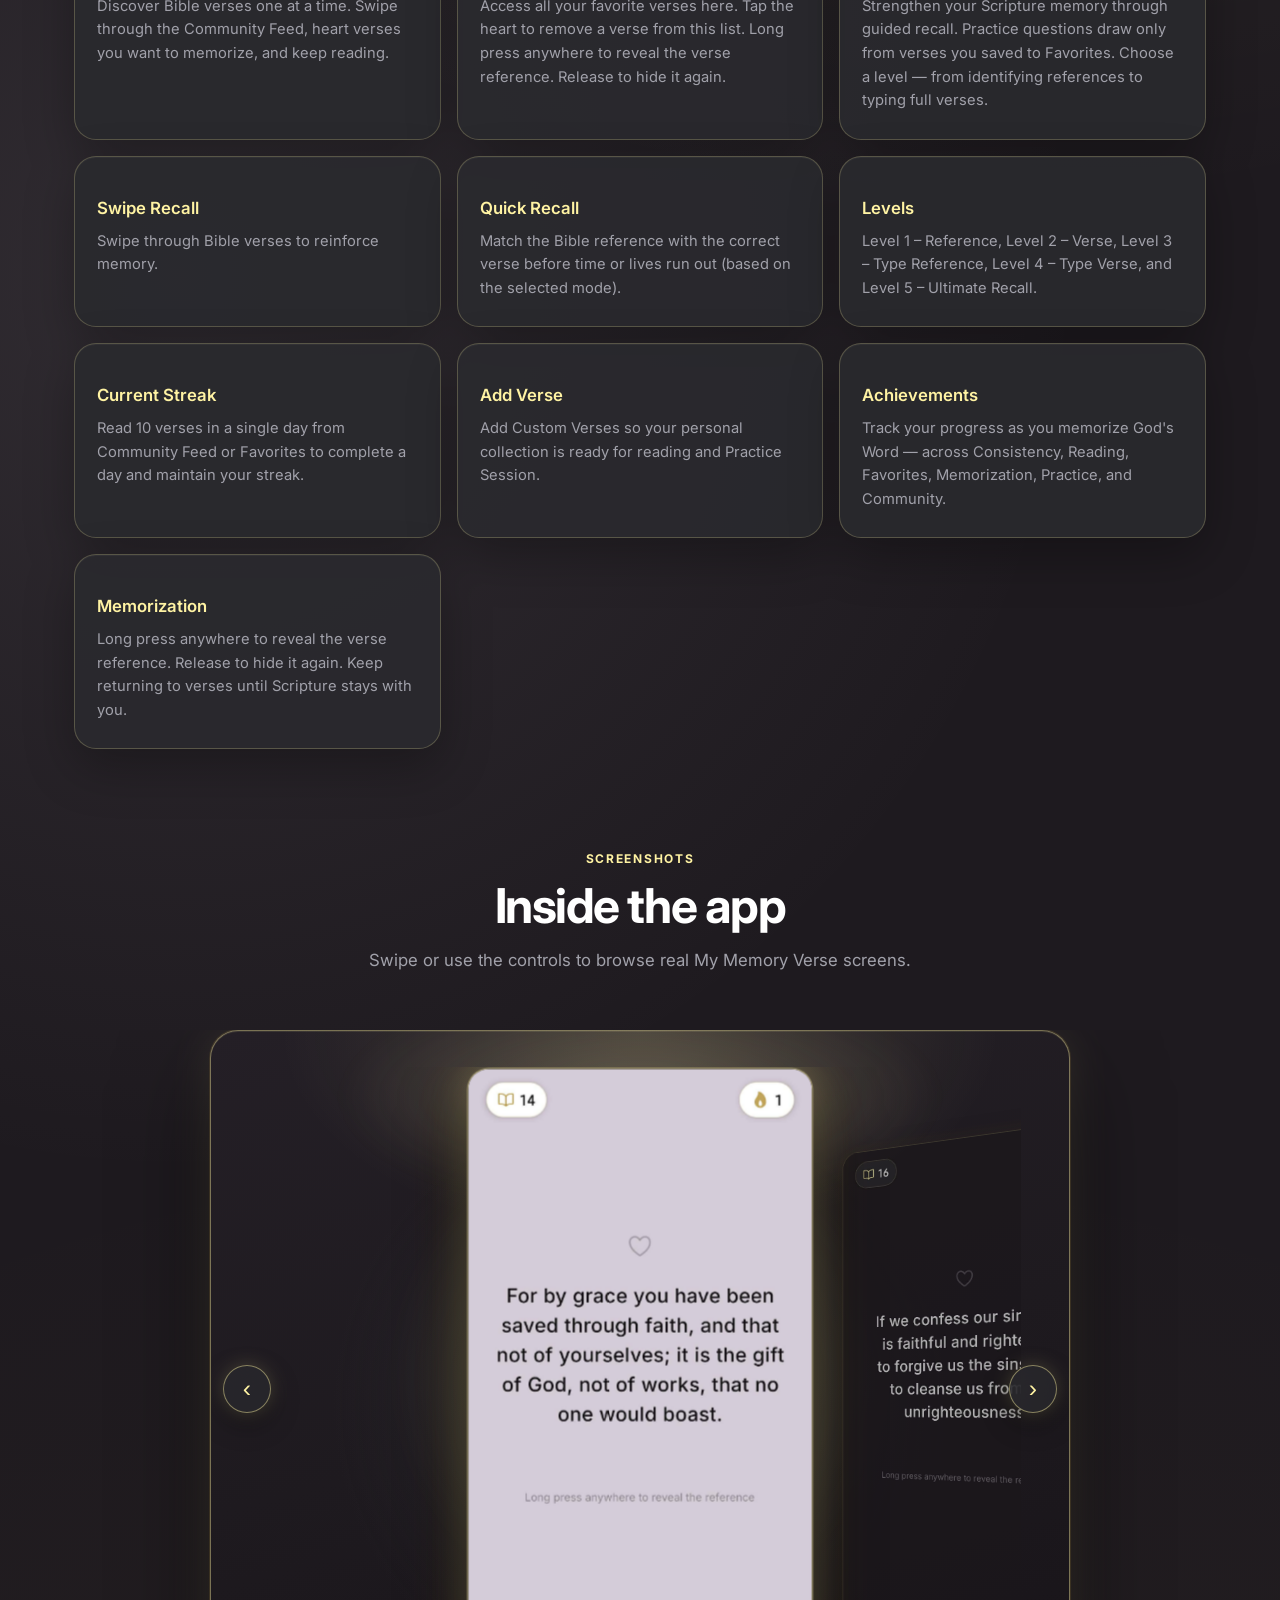
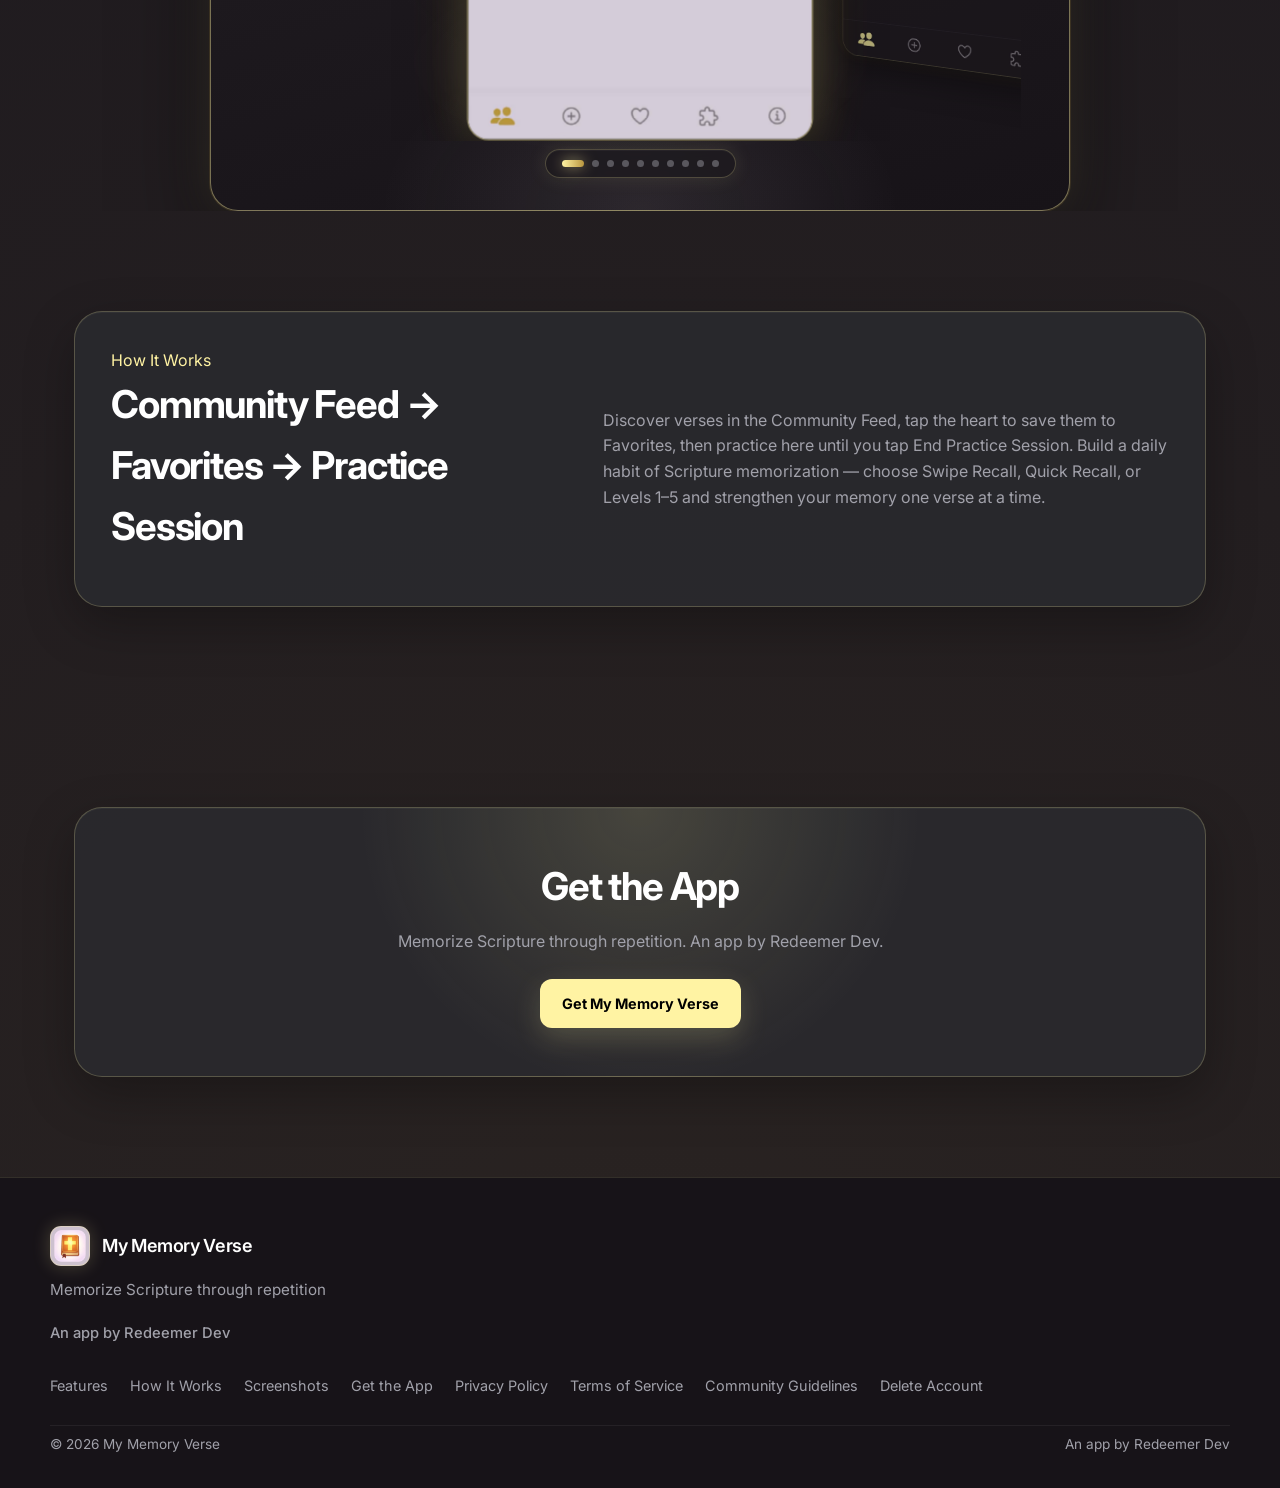
<file: my-memory-verse.html>
<!DOCTYPE html>
<html lang="en">
<head>
  <meta charset="UTF-8" />
  <meta name="viewport" content="width=device-width, initial-scale=1.0" />

  <title>My Memory Verse</title>
  <meta
    name="description"
    content="Read and remember God's Word one verse at a time. Discover Bible verses, save your favorites, and build a daily streak by reading 10 verses each day."
  />
  <meta name="theme-color" content="#1E1A1F" />

  <meta property="og:type" content="website" />
  <meta property="og:site_name" content="My Memory Verse" />
  <meta property="og:title" content="My Memory Verse" />
  <meta
    property="og:description"
    content="Read and remember God's Word one verse at a time. Memorize Scripture through repetition."
  />
  <meta property="og:url" content="https://redeemerdev.github.io/my-memory-verse.html" />
  <meta property="og:image" content="https://redeemerdev.github.io/assets/mmv/icon.png" />

  <meta name="twitter:card" content="summary" />
  <meta name="twitter:title" content="My Memory Verse" />
  <meta
    name="twitter:description"
    content="Read and remember God's Word one verse at a time."
  />
  <meta name="twitter:image" content="https://redeemerdev.github.io/assets/mmv/icon.png" />

  <link rel="canonical" href="https://redeemerdev.github.io/my-memory-verse.html" />
  <link rel="icon" type="image/png" href="assets/mmv/icon.png" />
  <link rel="apple-touch-icon" href="assets/mmv/icon.png" />

  <link rel="preconnect" href="https://fonts.googleapis.com" />
  <link rel="preconnect" href="https://fonts.gstatic.com" crossorigin />
  <link
    href="https://fonts.googleapis.com/css2?family=Inter:wght@400;500;600;700&display=swap"
    rel="stylesheet"
  />

  <link rel="stylesheet" href="css/styles.css" />
</head>
<body class="mmv-page">
  <a class="skip-link" href="#main">Skip to content</a>

  <div class="orb one" aria-hidden="true"></div>
  <div class="orb two" aria-hidden="true"></div>

  <header class="site-header">
    <nav class="nav" aria-label="Primary">
      <a class="brand mmv-brand" href="#main">
        <span class="brand-mark">
          <img
            src="assets/mmv/logo.png"
            alt="My Memory Verse logo"
            width="40"
            height="40"
          />
        </span>
        <span class="brand-name">My Memory Verse</span>
      </a>

      <button
        class="nav-toggle"
        type="button"
        aria-expanded="false"
        aria-controls="primary-nav"
        aria-label="Open menu"
      >
        <span aria-hidden="true"></span>
        <span aria-hidden="true"></span>
        <span aria-hidden="true"></span>
      </button>

      <ul class="nav-links" id="primary-nav">
        <li><a href="#features">Features</a></li>
        <li><a href="#how-it-works">How It Works</a></li>
        <li><a href="#screenshots">Screenshots</a></li>
        <li><a class="nav-cta" href="#get-the-app">Get the App</a></li>
      </ul>
    </nav>
  </header>

  <main id="main">
    <section class="page-hero" aria-labelledby="mmv-hero-title">
      <div>
        <div class="app-identity">
          <div class="app-icon">
            <img src="assets/mmv/icon.png" alt="My Memory Verse app icon" width="72" height="72" />
          </div>
          <div class="app-identity-text">
            <span class="app-name">My Memory Verse</span>
            <span class="app-meta">Memorize Scripture through repetition</span>
          </div>
        </div>

        <h1 id="mmv-hero-title">My Memory Verse</h1>
        <p class="app-subtitle">
          Read and remember God's Word one verse at a time.
        </p>
        <p>
          Discover Bible verses, save your favorites, and build a daily streak by reading 10 verses each day.
        </p>
        <p class="mmv-publisher">An app by Redeemer Dev</p>

        <div class="buttons" style="margin-top: 28px;">
          <a
            class="button button-primary"
            href="https://play.google.com/store/apps/details?id=com.keynentt.mymemoryverse"
            target="_blank"
            rel="noopener noreferrer"
          >
            Get Started
          </a>
          <a class="button button-secondary" href="#features">See Features</a>
        </div>
      </div>

      <div class="mmv-asset-panel page-hero-asset">
        <div class="shot-gallery shot-gallery--showcase" data-shot-gallery tabindex="0" aria-roledescription="carousel" aria-label="My Memory Verse screenshots">
          <div class="shot-gallery__stage">
            <div class="shot-gallery__glow" aria-hidden="true"></div>
            <div class="shot-gallery__glow shot-gallery__glow--top" aria-hidden="true"></div>
            <div class="shot-gallery__glow shot-gallery__glow--bottom" aria-hidden="true"></div>
            <button class="shot-gallery__nav shot-gallery__nav--prev" type="button" data-prev aria-label="Previous screenshot">‹</button>
            <div class="shot-gallery__viewport" data-viewport>
              <ul class="shot-gallery__track" data-track>
                <li class="shot-gallery__slide is-active"><figure class="shot-gallery__frame"><img src="assets/my-memory-verse/community-light.jpg" alt="Community Feed" width="540" height="1170" draggable="false" /></figure></li>
                <li class="shot-gallery__slide"><figure class="shot-gallery__frame"><img src="assets/my-memory-verse/community-dark.jpg" alt="Community Feed" width="540" height="1170" draggable="false" /></figure></li>
                <li class="shot-gallery__slide"><figure class="shot-gallery__frame"><img src="assets/my-memory-verse/faves-light.jpg" alt="Your Faves Collection" width="540" height="1170" draggable="false" /></figure></li>
                <li class="shot-gallery__slide"><figure class="shot-gallery__frame"><img src="assets/my-memory-verse/faves-dark.jpg" alt="Your Faves Collection" width="540" height="1170" draggable="false" /></figure></li>
                <li class="shot-gallery__slide"><figure class="shot-gallery__frame"><img src="assets/my-memory-verse/practice-light.jpg" alt="Practice Session" width="540" height="1170" draggable="false" /></figure></li>
                <li class="shot-gallery__slide"><figure class="shot-gallery__frame"><img src="assets/my-memory-verse/practice-dark.jpg" alt="Practice Session" width="540" height="1170" draggable="false" /></figure></li>
                <li class="shot-gallery__slide"><figure class="shot-gallery__frame"><img src="assets/my-memory-verse/addnew-light.jpg" alt="Add Verse" width="540" height="1170" draggable="false" /></figure></li>
                <li class="shot-gallery__slide"><figure class="shot-gallery__frame"><img src="assets/my-memory-verse/addnew-dark.jpg" alt="Add Verse" width="540" height="1170" draggable="false" /></figure></li>
                <li class="shot-gallery__slide"><figure class="shot-gallery__frame"><img src="assets/my-memory-verse/about-light.jpg" alt="Settings" width="540" height="1170" draggable="false" /></figure></li>
                <li class="shot-gallery__slide"><figure class="shot-gallery__frame"><img src="assets/my-memory-verse/about-dark.jpg" alt="Settings" width="540" height="1170" draggable="false" /></figure></li>
              </ul>
            </div>
            <button class="shot-gallery__nav shot-gallery__nav--next" type="button" data-next aria-label="Next screenshot">›</button>
            <div class="shot-gallery__footer">
              <div class="shot-gallery__dots" data-dots role="tablist" aria-label="Screenshot slides"></div>
              <p class="shot-gallery__status" data-status aria-live="polite">Screenshot 1 of 10</p>
            </div>
          </div>
        </div>
      </div>
    </section>

    <section class="section" aria-labelledby="about-app-title">
      <div class="section-heading">
        <div class="label">Welcome</div>
        <h2 id="about-app-title">Read and remember God's Word one verse at a time.</h2>
        <p>
          Discover Bible verses, save your favorites, and build a daily streak by reading 10 verses each day.
        </p>
      </div>

      <ul class="mmv-welcome-list">
        <li>Read Community Feed</li>
        <li>Save Favorite Verses</li>
        <li>Add Custom Verses</li>
        <li>Practice &amp; Memorization</li>
      </ul>
    </section>

    <section class="section" id="features" aria-labelledby="features-title" style="padding-top: 0;">
      <div class="section-heading">
        <div class="label">Features</div>
        <h2 id="features-title">Everything in My Memory Verse</h2>
        <p>Named and described the way they appear in the app.</p>
      </div>

      <div class="feature-grid">
        <article class="feature-panel">
          <h3>Community Feed</h3>
          <p>
            Discover Bible verses one at a time. Swipe through the Community Feed,
            heart verses you want to memorize, and keep reading.
          </p>
        </article>
        <article class="feature-panel">
          <h3>Your Faves Collection</h3>
          <p>
            Access all your favorite verses here. Tap the heart to remove a verse from this list.
            Long press anywhere to reveal the verse reference. Release to hide it again.
          </p>
        </article>
        <article class="feature-panel">
          <h3>Practice Session</h3>
          <p>
            Strengthen your Scripture memory through guided recall.
            Practice questions draw only from verses you saved to Favorites.
            Choose a level — from identifying references to typing full verses.
          </p>
        </article>
        <article class="feature-panel">
          <h3>Swipe Recall</h3>
          <p>Swipe through Bible verses to reinforce memory.</p>
        </article>
        <article class="feature-panel">
          <h3>Quick Recall</h3>
          <p>
            Match the Bible reference with the correct verse before time or lives run out
            (based on the selected mode).
          </p>
        </article>
        <article class="feature-panel">
          <h3>Levels</h3>
          <p>
            Level 1 – Reference, Level 2 – Verse, Level 3 – Type Reference,
            Level 4 – Type Verse, and Level 5 – Ultimate Recall.
          </p>
        </article>
        <article class="feature-panel">
          <h3>Current Streak</h3>
          <p>
            Read 10 verses in a single day from Community Feed or Favorites
            to complete a day and maintain your streak.
          </p>
        </article>
        <article class="feature-panel">
          <h3>Add Verse</h3>
          <p>Add Custom Verses so your personal collection is ready for reading and Practice Session.</p>
        </article>
        <article class="feature-panel">
          <h3>Achievements</h3>
          <p>
            Track your progress as you memorize God's Word —
            across Consistency, Reading, Favorites, Memorization, Practice, and Community.
          </p>
        </article>
        <article class="feature-panel">
          <h3>Memorization</h3>
          <p>
            Long press anywhere to reveal the verse reference. Release to hide it again.
            Keep returning to verses until Scripture stays with you.
          </p>
        </article>
      </div>
    </section>

    <section class="section" id="screenshots" aria-labelledby="screenshots-title" style="padding-top: 0;">
      <div class="section-heading">
        <div class="label">Screenshots</div>
        <h2 id="screenshots-title">Inside the app</h2>
        <p>Swipe or use the controls to browse real My Memory Verse screens.</p>
      </div>

      <div class="screenshot-section-gallery">
        <div class="shot-gallery shot-gallery--showcase" data-shot-gallery tabindex="0" aria-roledescription="carousel" aria-label="My Memory Verse screenshot gallery">
          <div class="shot-gallery__stage">
            <div class="shot-gallery__glow" aria-hidden="true"></div>
            <div class="shot-gallery__glow shot-gallery__glow--top" aria-hidden="true"></div>
            <div class="shot-gallery__glow shot-gallery__glow--bottom" aria-hidden="true"></div>
            <button class="shot-gallery__nav shot-gallery__nav--prev" type="button" data-prev aria-label="Previous screenshot">‹</button>
            <div class="shot-gallery__viewport" data-viewport>
              <ul class="shot-gallery__track" data-track>
                <li class="shot-gallery__slide is-active"><figure class="shot-gallery__frame"><img src="assets/my-memory-verse/community-light.jpg" alt="Community Feed" width="540" height="1170" draggable="false" /></figure></li>
                <li class="shot-gallery__slide"><figure class="shot-gallery__frame"><img src="assets/my-memory-verse/community-dark.jpg" alt="Community Feed" width="540" height="1170" draggable="false" /></figure></li>
                <li class="shot-gallery__slide"><figure class="shot-gallery__frame"><img src="assets/my-memory-verse/faves-light.jpg" alt="Your Faves Collection" width="540" height="1170" draggable="false" /></figure></li>
                <li class="shot-gallery__slide"><figure class="shot-gallery__frame"><img src="assets/my-memory-verse/faves-dark.jpg" alt="Your Faves Collection" width="540" height="1170" draggable="false" /></figure></li>
                <li class="shot-gallery__slide"><figure class="shot-gallery__frame"><img src="assets/my-memory-verse/practice-light.jpg" alt="Practice Session" width="540" height="1170" draggable="false" /></figure></li>
                <li class="shot-gallery__slide"><figure class="shot-gallery__frame"><img src="assets/my-memory-verse/practice-dark.jpg" alt="Practice Session" width="540" height="1170" draggable="false" /></figure></li>
                <li class="shot-gallery__slide"><figure class="shot-gallery__frame"><img src="assets/my-memory-verse/addnew-light.jpg" alt="Add Verse" width="540" height="1170" draggable="false" /></figure></li>
                <li class="shot-gallery__slide"><figure class="shot-gallery__frame"><img src="assets/my-memory-verse/addnew-dark.jpg" alt="Add Verse" width="540" height="1170" draggable="false" /></figure></li>
                <li class="shot-gallery__slide"><figure class="shot-gallery__frame"><img src="assets/my-memory-verse/about-light.jpg" alt="Settings" width="540" height="1170" draggable="false" /></figure></li>
                <li class="shot-gallery__slide"><figure class="shot-gallery__frame"><img src="assets/my-memory-verse/about-dark.jpg" alt="Settings" width="540" height="1170" draggable="false" /></figure></li>
              </ul>
            </div>
            <button class="shot-gallery__nav shot-gallery__nav--next" type="button" data-next aria-label="Next screenshot">›</button>
            <div class="shot-gallery__footer">
              <div class="shot-gallery__dots" data-dots role="tablist" aria-label="Screenshot slides"></div>
              <p class="shot-gallery__status" data-status aria-live="polite">Screenshot 1 of 10</p>
            </div>
          </div>
        </div>
      </div>
    </section>

    <section class="section" id="how-it-works" aria-labelledby="how-title" style="padding-top: 0;">
      <div class="why-block">
        <div>
          <div class="label mmv-inline-label">How It Works</div>
          <h2 id="how-title">Community Feed → Favorites → Practice Session</h2>
        </div>
        <p>
          Discover verses in the Community Feed, tap the heart to save them to Favorites,
          then practice here until you tap End Practice Session.
          Build a daily habit of Scripture memorization — choose Swipe Recall, Quick Recall,
          or Levels 1–5 and strengthen your memory one verse at a time.
        </p>
      </div>
    </section>

    <section class="section" id="get-the-app" aria-labelledby="download-title">
      <div class="download-panel">
        <h2 id="download-title">Get the App</h2>
        <p>Memorize Scripture through repetition. An app by Redeemer Dev.</p>
        <a
          class="button button-primary"
          href="https://play.google.com/store/apps/details?id=com.keynentt.mymemoryverse"
          target="_blank"
          rel="noopener noreferrer"
        >
          Get My Memory Verse
        </a>
      </div>
    </section>
  </main>

  <footer class="site-footer">
    <div class="footer-inner">
      <div class="footer-brand">
        <a class="brand mmv-brand" href="#main">
          <span class="brand-mark">
            <img
              src="assets/mmv/logo.png"
              alt="My Memory Verse logo"
              width="40"
              height="40"
            />
          </span>
          <span class="brand-name">My Memory Verse</span>
        </a>
        <p class="footer-tagline">Memorize Scripture through repetition</p>
        <p class="mmv-publisher">An app by Redeemer Dev</p>
      </div>

      <nav class="footer-links" aria-label="Footer">
        <a href="#features">Features</a>
        <a href="#how-it-works">How It Works</a>
        <a href="#screenshots">Screenshots</a>
        <a href="#get-the-app">Get the App</a>
        <a href="privacy-policy.html">Privacy Policy</a>
        <a href="terms-of-service.html">Terms of Service</a>
        <a href="community-guidelines.html">Community Guidelines</a>
        <a href="delete-account.html">Delete Account</a>
      </nav>

      <div class="footer-meta">
        <p>© 2026 My Memory Verse</p>
        <p>An app by Redeemer Dev</p>
      </div>
    </div>
  </footer>

  <script src="js/main.js" defer></script>
</body>
</html>
</file>
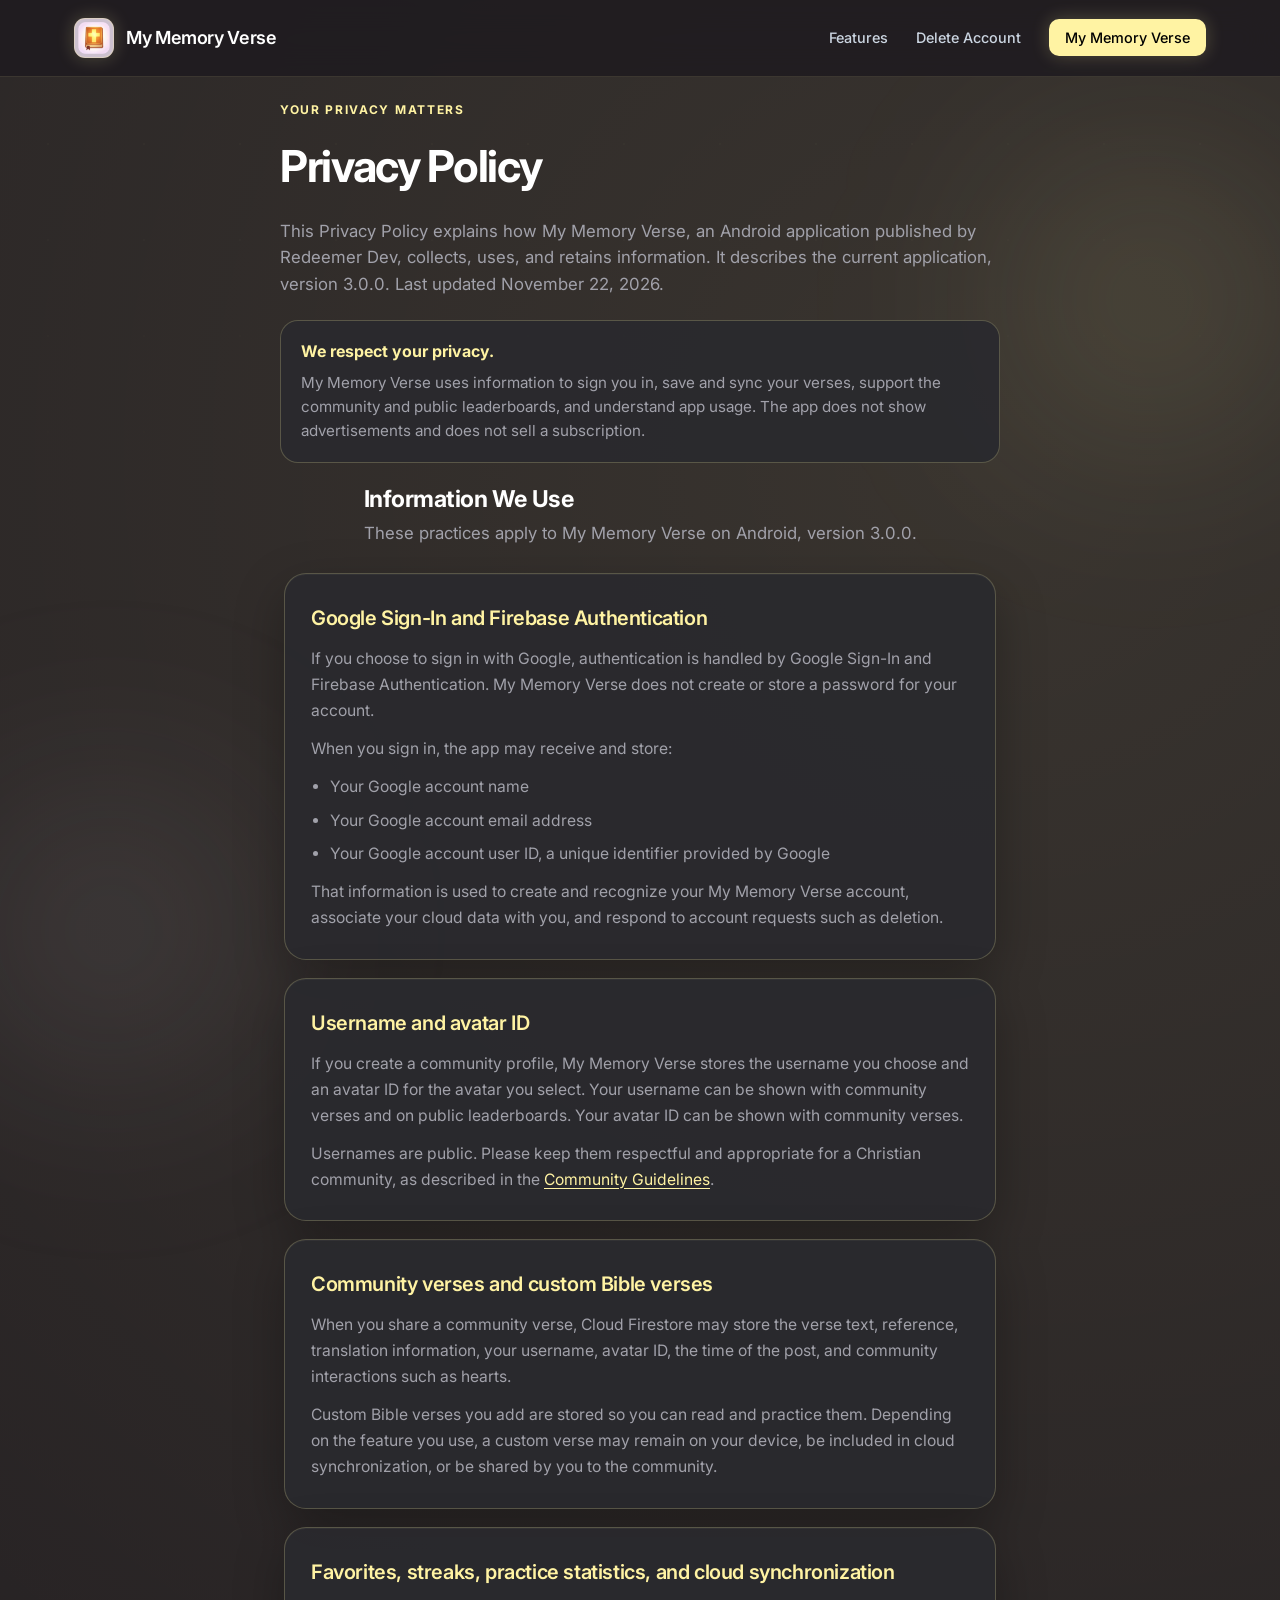
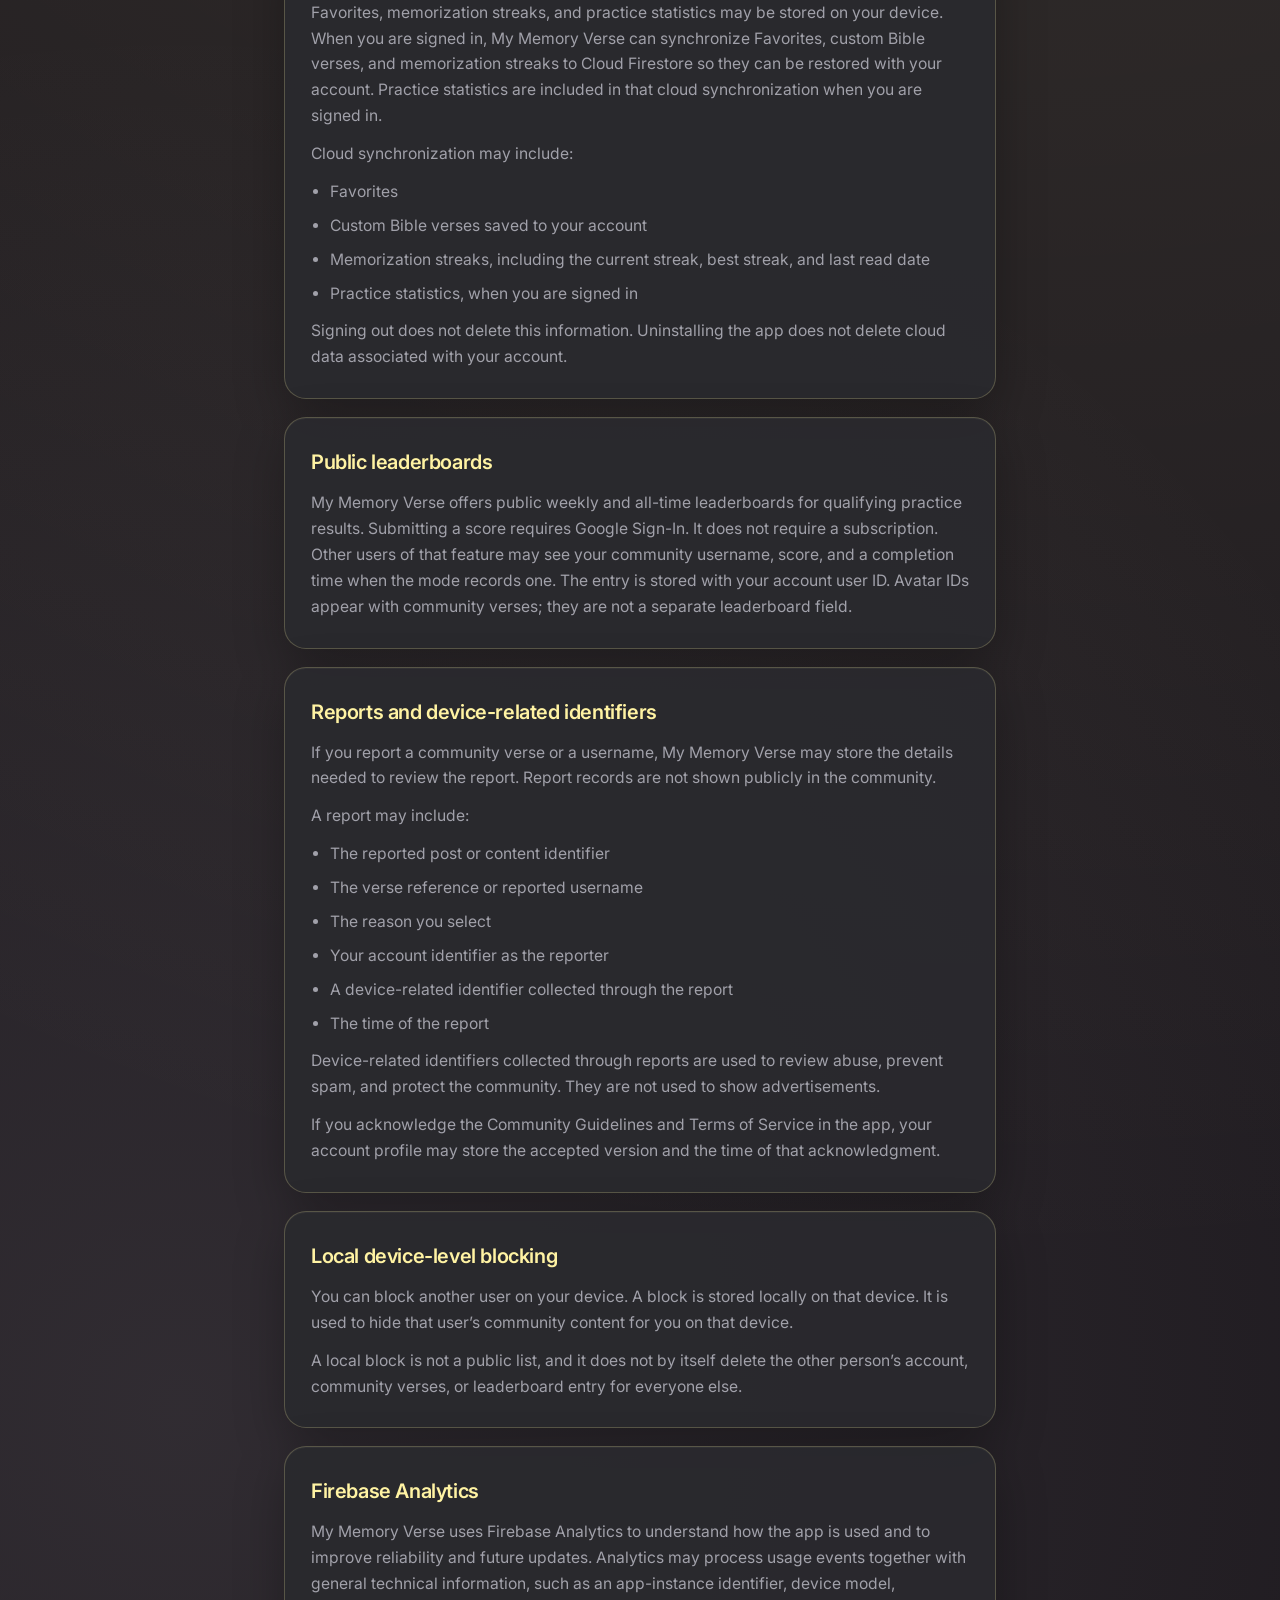
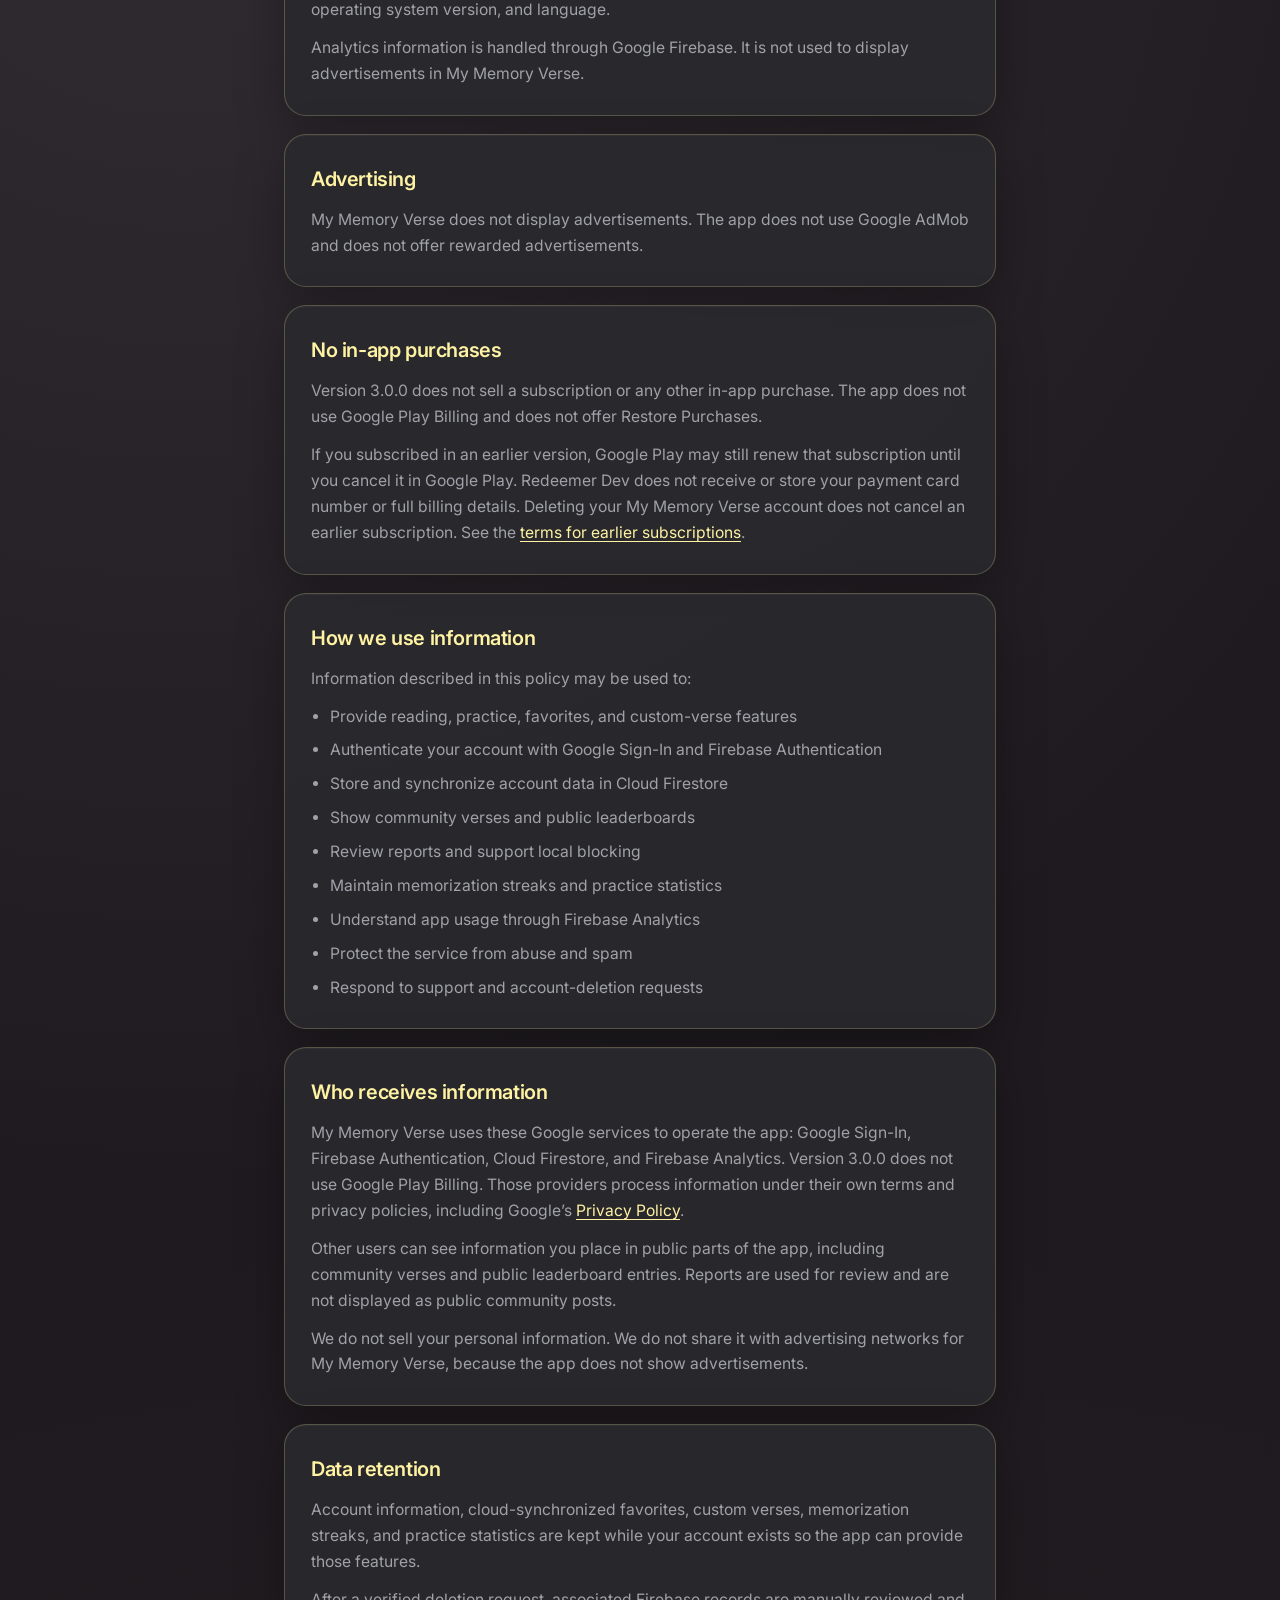
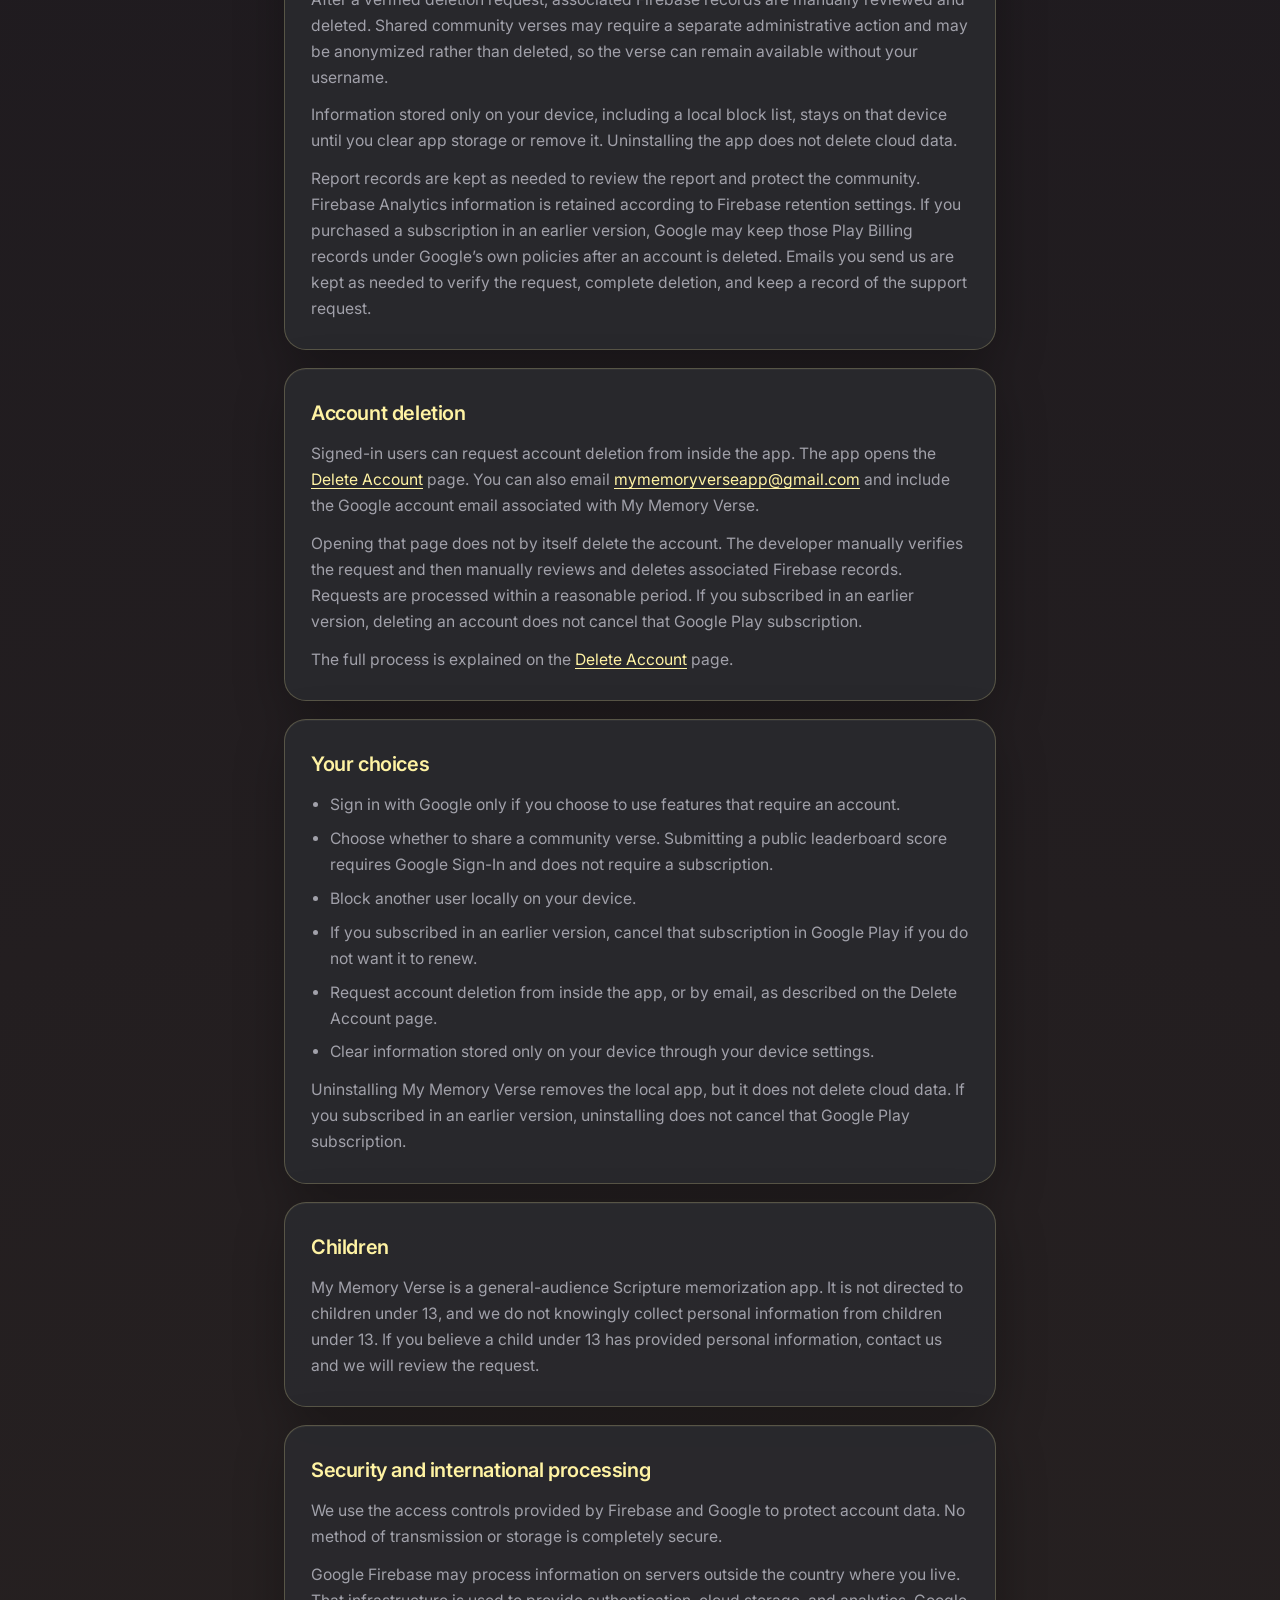
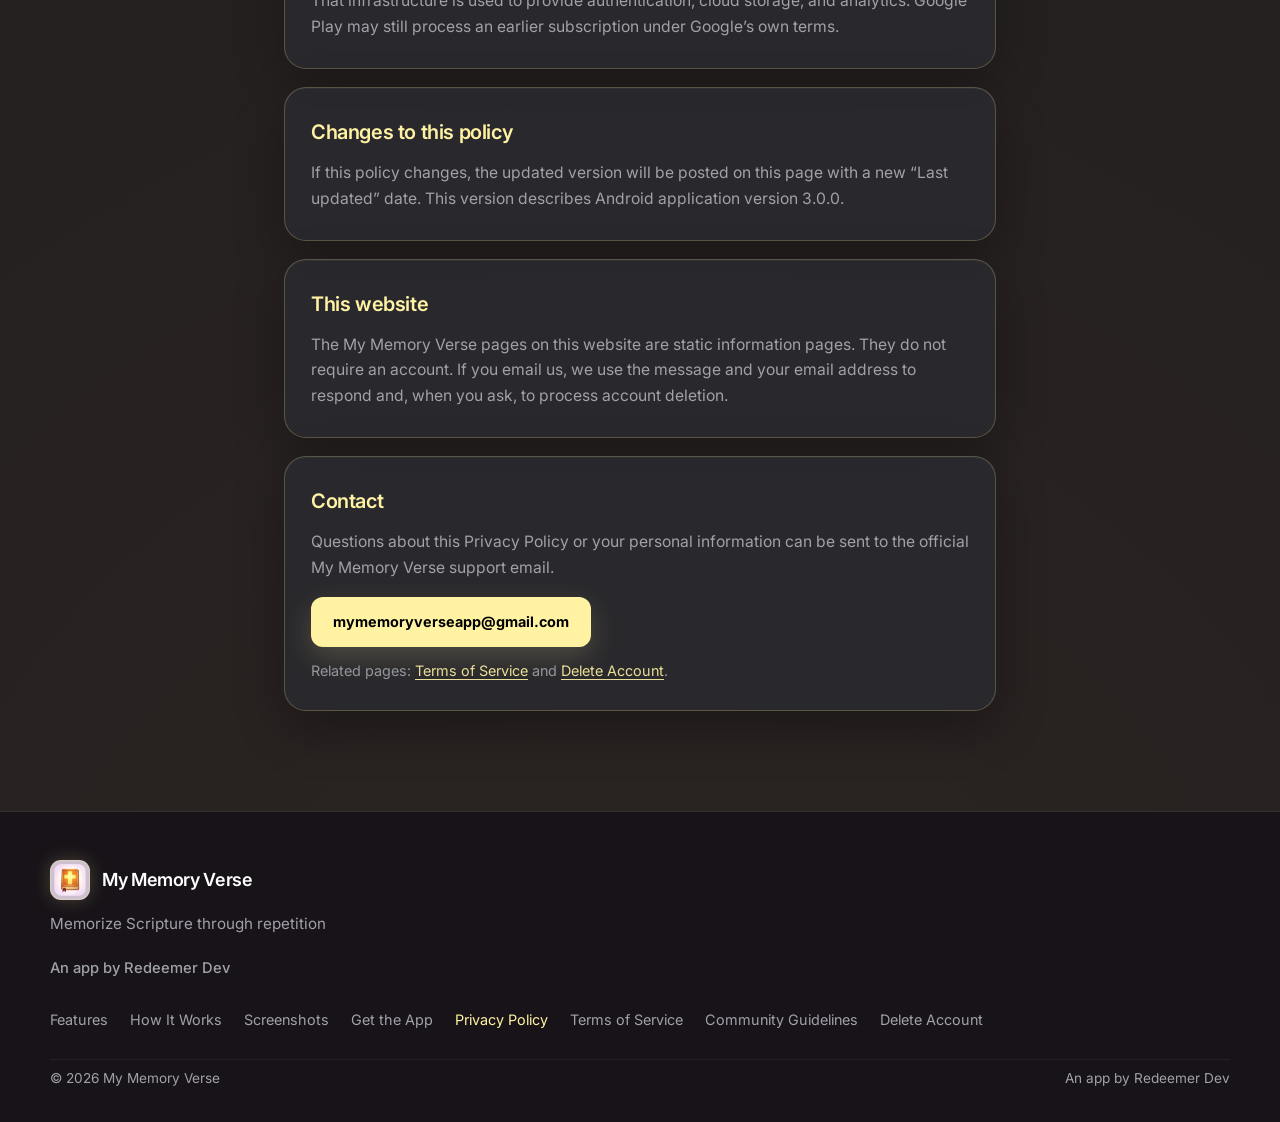
<file: privacy-policy.html>
<!DOCTYPE html>
<html lang="en">
<head>
  <meta charset="UTF-8" />
  <meta name="viewport" content="width=device-width, initial-scale=1.0" />

  <title>Privacy Policy — My Memory Verse</title>
  <meta
    name="description"
    content="Privacy Policy for My Memory Verse on Android, including Google Sign-In, Firebase, leaderboards, and cloud synchronization."
  />
  <meta name="theme-color" content="#1E1A1F" />

  <meta property="og:type" content="website" />
  <meta property="og:site_name" content="My Memory Verse" />
  <meta property="og:title" content="Privacy Policy — My Memory Verse" />
  <meta
    property="og:description"
    content="Privacy Policy for My Memory Verse on Android, including Google Sign-In, Firebase, leaderboards, and cloud synchronization."
  />
  <meta property="og:url" content="https://redeemerdev.github.io/privacy-policy.html" />
  <meta property="og:image" content="https://redeemerdev.github.io/assets/mmv/icon.png" />

  <link rel="canonical" href="https://redeemerdev.github.io/privacy-policy.html" />
  <link rel="icon" type="image/png" href="assets/mmv/icon.png" />
  <link rel="apple-touch-icon" href="assets/mmv/icon.png" />

  <link rel="preconnect" href="https://fonts.googleapis.com" />
  <link rel="preconnect" href="https://fonts.gstatic.com" crossorigin />
  <link
    href="https://fonts.googleapis.com/css2?family=Inter:wght@400;500;600;700&display=swap"
    rel="stylesheet"
  />

  <link rel="stylesheet" href="css/styles.css" />
</head>
<body class="mmv-page mmv-legal-page">
  <a class="skip-link" href="#main">Skip to content</a>

  <div class="orb one" aria-hidden="true"></div>
  <div class="orb two" aria-hidden="true"></div>

  <header class="site-header">
    <nav class="nav" aria-label="Primary">
      <a class="brand mmv-brand" href="my-memory-verse.html">
        <span class="brand-mark">
          <img
            src="assets/mmv/logo.png"
            alt="My Memory Verse logo"
            width="40"
            height="40"
          />
        </span>
        <span class="brand-name">My Memory Verse</span>
      </a>

      <button
        class="nav-toggle"
        type="button"
        aria-expanded="false"
        aria-controls="primary-nav"
        aria-label="Open menu"
      >
        <span aria-hidden="true"></span>
        <span aria-hidden="true"></span>
        <span aria-hidden="true"></span>
      </button>

      <ul class="nav-links" id="primary-nav">
        <li><a href="my-memory-verse.html#features">Features</a></li>
        <li><a href="delete-account.html">Delete Account</a></li>
        <li><a class="nav-cta" href="my-memory-verse.html">My Memory Verse</a></li>
      </ul>
    </nav>
  </header>

  <main id="main">
    <section class="section mmv-legal-hero" aria-labelledby="privacy-title">
      <div class="section-heading mmv-legal-heading">
        <div class="label">Your privacy matters</div>
        <h1 id="privacy-title">Privacy Policy</h1>
        <p>
          This Privacy Policy explains how My Memory Verse, an Android application published by
          Redeemer Dev, collects, uses, and retains information. It describes the current
          application, version 3.0.0. Last updated November 22, 2026.
        </p>
        <div class="mmv-legal-callout">
          <strong>We respect your privacy.</strong>
          <p>
            My Memory Verse uses information to sign you in, save and sync your verses, support
            the community and public leaderboards, and understand app usage. The app does not
            show advertisements and does not sell a subscription.
          </p>
        </div>
      </div>
    </section>

    <section class="section mmv-legal-body" aria-labelledby="info-we-use-title">
      <div class="section-heading mmv-legal-heading" style="margin-bottom: 8px;">
        <h2 id="info-we-use-title">Information We Use</h2>
        <p>These practices apply to My Memory Verse on Android, version 3.0.0.</p>
      </div>

      <article class="mmv-legal-card" id="google-sign-in">
        <h2>Google Sign-In and Firebase Authentication</h2>
        <p>
          If you choose to sign in with Google, authentication is handled by Google Sign-In and
          Firebase Authentication. My Memory Verse does not create or store a password for your
          account.
        </p>
        <p>When you sign in, the app may receive and store:</p>
        <ul>
          <li>Your Google account name</li>
          <li>Your Google account email address</li>
          <li>Your Google account user ID, a unique identifier provided by Google</li>
        </ul>
        <p>
          That information is used to create and recognize your My Memory Verse account, associate
          your cloud data with you, and respond to account requests such as deletion.
        </p>
      </article>

      <article class="mmv-legal-card" id="profile">
        <h2>Username and avatar ID</h2>
        <p>
          If you create a community profile, My Memory Verse stores the username you choose and
          an avatar ID for the avatar you select. Your username can be shown with community
          verses and on public leaderboards. Your avatar ID can be shown with community verses.
        </p>
        <p>
          Usernames are public. Please keep them respectful and appropriate for a Christian
          community, as described in the
          <a href="community-guidelines.html">Community Guidelines</a>.
        </p>
      </article>

      <article class="mmv-legal-card" id="content">
        <h2>Community verses and custom Bible verses</h2>
        <p>
          When you share a community verse, Cloud Firestore may store the verse text, reference,
          translation information, your username, avatar ID, the time of the post, and community
          interactions such as hearts.
        </p>
        <p>
          Custom Bible verses you add are stored so you can read and practice them. Depending on
          the feature you use, a custom verse may remain on your device, be included in cloud
          synchronization, or be shared by you to the community.
        </p>
      </article>

      <article class="mmv-legal-card" id="sync">
        <h2>Favorites, streaks, practice statistics, and cloud synchronization</h2>
        <p>
          Favorites, memorization streaks, and practice statistics may be stored on your device.
          When you are signed in, My Memory Verse can synchronize Favorites, custom Bible verses,
          and memorization streaks to Cloud Firestore so they can be restored with your account.
          Practice statistics are included in that cloud synchronization when you are signed in.
        </p>
        <p>Cloud synchronization may include:</p>
        <ul>
          <li>Favorites</li>
          <li>Custom Bible verses saved to your account</li>
          <li>Memorization streaks, including the current streak, best streak, and last read date</li>
          <li>Practice statistics, when you are signed in</li>
        </ul>
        <p>
          Signing out does not delete this information. Uninstalling the app does not delete
          cloud data associated with your account.
        </p>
      </article>

      <article class="mmv-legal-card" id="leaderboards">
        <h2>Public leaderboards</h2>
        <p>
          My Memory Verse offers public weekly and all-time leaderboards for qualifying
          practice results. Submitting a score requires Google Sign-In. It does not require a
          subscription. Other users of that feature may see your community username,
          score, and a completion time when the mode records one. The entry is stored with
          your account user ID. Avatar IDs appear with community verses; they are not a
          separate leaderboard field.
        </p>
      </article>

      <article class="mmv-legal-card" id="reports">
        <h2>Reports and device-related identifiers</h2>
        <p>
          If you report a community verse or a username, My Memory Verse may store the details
          needed to review the report. Report records are not shown publicly in the community.
        </p>
        <p>A report may include:</p>
        <ul>
          <li>The reported post or content identifier</li>
          <li>The verse reference or reported username</li>
          <li>The reason you select</li>
          <li>Your account identifier as the reporter</li>
          <li>A device-related identifier collected through the report</li>
          <li>The time of the report</li>
        </ul>
        <p>
          Device-related identifiers collected through reports are used to review abuse, prevent
          spam, and protect the community. They are not used to show advertisements.
        </p>
        <p>
          If you acknowledge the Community Guidelines and Terms of Service in the app, your
          account profile may store the accepted version and the time of that acknowledgment.
        </p>
      </article>

      <article class="mmv-legal-card" id="blocking">
        <h2>Local device-level blocking</h2>
        <p>
          You can block another user on your device. A block is stored locally on that device.
          It is used to hide that user&rsquo;s community content for you on that device.
        </p>
        <p>
          A local block is not a public list, and it does not by itself delete the other
          person&rsquo;s account, community verses, or leaderboard entry for everyone else.
        </p>
      </article>

      <article class="mmv-legal-card" id="analytics">
        <h2>Firebase Analytics</h2>
        <p>
          My Memory Verse uses Firebase Analytics to understand how the app is used and to
          improve reliability and future updates. Analytics may process usage events together
          with general technical information, such as an app-instance identifier, device model,
          operating system version, and language.
        </p>
        <p>
          Analytics information is handled through Google Firebase. It is not used to display
          advertisements in My Memory Verse.
        </p>
      </article>

      <article class="mmv-legal-card" id="advertising">
        <h2>Advertising</h2>
        <p>
          My Memory Verse does not display advertisements. The app does not use Google AdMob and
          does not offer rewarded advertisements.
        </p>
      </article>

      <article class="mmv-legal-card" id="subscription">
        <h2>No in-app purchases</h2>
        <p>
          Version 3.0.0 does not sell a subscription or any other in-app purchase. The app does
          not use Google Play Billing and does not offer Restore Purchases.
        </p>
        <p>
          If you subscribed in an earlier version, Google Play may still renew that subscription
          until you cancel it in Google Play. Redeemer Dev does not receive or store your payment
          card number or full billing details. Deleting your My Memory Verse account does not
          cancel an earlier subscription. See the
          <a href="terms-of-service.html#subscription">terms for earlier subscriptions</a>.
        </p>
      </article>

      <article class="mmv-legal-card" id="use">
        <h2>How we use information</h2>
        <p>Information described in this policy may be used to:</p>
        <ul>
          <li>Provide reading, practice, favorites, and custom-verse features</li>
          <li>Authenticate your account with Google Sign-In and Firebase Authentication</li>
          <li>Store and synchronize account data in Cloud Firestore</li>
          <li>Show community verses and public leaderboards</li>
          <li>Review reports and support local blocking</li>
          <li>Maintain memorization streaks and practice statistics</li>
          <li>Understand app usage through Firebase Analytics</li>
          <li>Protect the service from abuse and spam</li>
          <li>Respond to support and account-deletion requests</li>
        </ul>
      </article>

      <article class="mmv-legal-card" id="sharing">
        <h2>Who receives information</h2>
        <p>
          My Memory Verse uses these Google services to operate the app: Google Sign-In,
          Firebase Authentication, Cloud Firestore, and Firebase Analytics. Version 3.0.0 does
          not use Google Play Billing.
          Those providers process information under their own terms and privacy policies,
          including Google&rsquo;s
          <a href="https://policies.google.com/privacy" target="_blank" rel="noopener noreferrer">Privacy Policy</a>.
        </p>
        <p>
          Other users can see information you place in public parts of the app, including
          community verses and public leaderboard entries. Reports are used for review and are
          not displayed as public community posts.
        </p>
        <p>
          We do not sell your personal information. We do not share it with advertising networks
          for My Memory Verse, because the app does not show advertisements.
        </p>
      </article>

      <article class="mmv-legal-card" id="retention">
        <h2>Data retention</h2>
        <p>
          Account information, cloud-synchronized favorites, custom verses, memorization streaks,
          and practice statistics are kept while your account exists so the app can provide those
          features.
        </p>
        <p>
          After a verified deletion request, associated Firebase records are manually reviewed and
          deleted. Shared community verses may require a separate administrative action and may
          be anonymized rather than deleted, so the verse can remain available without your
          username.
        </p>
        <p>
          Information stored only on your device, including a local block list, stays on that
          device until you clear app storage or remove it. Uninstalling the app does not delete
          cloud data.
        </p>
        <p>
          Report records are kept as needed to review the report and protect the community.
          Firebase Analytics information is retained according to Firebase retention settings.
          If you purchased a subscription in an earlier version, Google may keep those Play
          Billing records under Google&rsquo;s own policies after an account is deleted. Emails
          you send us are kept as needed to verify the request, complete
          deletion, and keep a record of the support request.
        </p>
      </article>

      <article class="mmv-legal-card" id="deletion">
        <h2>Account deletion</h2>
        <p>
          Signed-in users can request account deletion from inside the app. The app opens the
          <a href="delete-account.html">Delete Account</a>
          page. You can also email
          <a href="mailto:mymemoryverseapp@gmail.com">mymemoryverseapp@gmail.com</a>
          and include the Google account email associated with My Memory Verse.
        </p>
        <p>
          Opening that page does not by itself delete the account. The developer manually
          verifies the request and then manually reviews and deletes associated Firebase records.
          Requests are processed within a reasonable period. If you subscribed in an earlier
          version, deleting an account does not cancel that Google Play subscription.
        </p>
        <p>
          The full process is explained on the
          <a href="delete-account.html">Delete Account</a>
          page.
        </p>
      </article>

      <article class="mmv-legal-card" id="choices">
        <h2>Your choices</h2>
        <ul>
          <li>Sign in with Google only if you choose to use features that require an account.</li>
          <li>Choose whether to share a community verse. Submitting a public leaderboard score requires Google Sign-In and does not require a subscription.</li>
          <li>Block another user locally on your device.</li>
          <li>If you subscribed in an earlier version, cancel that subscription in Google Play if you do not want it to renew.</li>
          <li>Request account deletion from inside the app, or by email, as described on the Delete Account page.</li>
          <li>Clear information stored only on your device through your device settings.</li>
        </ul>
        <p>
          Uninstalling My Memory Verse removes the local app, but it does not delete cloud data.
          If you subscribed in an earlier version, uninstalling does not cancel that Google Play
          subscription.
        </p>
      </article>

      <article class="mmv-legal-card" id="children">
        <h2>Children</h2>
        <p>
          My Memory Verse is a general-audience Scripture memorization app. It is not directed to
          children under 13, and we do not knowingly collect personal information from children
          under 13. If you believe a child under 13 has provided personal information, contact
          us and we will review the request.
        </p>
      </article>

      <article class="mmv-legal-card" id="security">
        <h2>Security and international processing</h2>
        <p>
          We use the access controls provided by Firebase and Google to protect account data.
          No method of transmission or storage is completely secure.
        </p>
        <p>
          Google Firebase may process information on servers outside the country where you live.
          That infrastructure is used to provide authentication, cloud storage, and analytics.
          Google Play may still process an earlier subscription under Google&rsquo;s own terms.
        </p>
      </article>

      <article class="mmv-legal-card" id="changes">
        <h2>Changes to this policy</h2>
        <p>
          If this policy changes, the updated version will be posted on this page with a new
          &ldquo;Last updated&rdquo; date. This version describes Android application version 3.0.0.
        </p>
      </article>

      <article class="mmv-legal-card" id="website">
        <h2>This website</h2>
        <p>
          The My Memory Verse pages on this website are static information pages. They do not
          require an account. If you email us, we use the message and your email address to
          respond and, when you ask, to process account deletion.
        </p>
      </article>

      <article class="mmv-legal-card" id="contact">
        <h2>Contact</h2>
        <p>
          Questions about this Privacy Policy or your personal information can be sent to the
          official My Memory Verse support email.
        </p>
        <p>
          <a class="button button-primary" href="mailto:mymemoryverseapp@gmail.com">
            mymemoryverseapp@gmail.com
          </a>
        </p>
        <p class="mmv-legal-note">
          Related pages:
          <a href="terms-of-service.html">Terms of Service</a>
          and
          <a href="delete-account.html">Delete Account</a>.
        </p>
      </article>
    </section>
  </main>

  <footer class="site-footer">
    <div class="footer-inner">
      <div class="footer-brand">
        <a class="brand mmv-brand" href="my-memory-verse.html">
          <span class="brand-mark">
            <img
              src="assets/mmv/logo.png"
              alt="My Memory Verse logo"
              width="40"
              height="40"
            />
          </span>
          <span class="brand-name">My Memory Verse</span>
        </a>
        <p class="footer-tagline">Memorize Scripture through repetition</p>
        <p class="mmv-publisher">An app by Redeemer Dev</p>
      </div>

      <nav class="footer-links" aria-label="Footer">
        <a href="my-memory-verse.html#features">Features</a>
        <a href="my-memory-verse.html#how-it-works">How It Works</a>
        <a href="my-memory-verse.html#screenshots">Screenshots</a>
        <a href="my-memory-verse.html#get-the-app">Get the App</a>
        <a href="privacy-policy.html" aria-current="page">Privacy Policy</a>
        <a href="terms-of-service.html">Terms of Service</a>
        <a href="community-guidelines.html">Community Guidelines</a>
        <a href="delete-account.html">Delete Account</a>
      </nav>

      <div class="footer-meta">
        <p>© 2026 My Memory Verse</p>
        <p>An app by Redeemer Dev</p>
      </div>
    </div>
  </footer>

  <script src="js/main.js" defer></script>
</body>
</html>
</file>
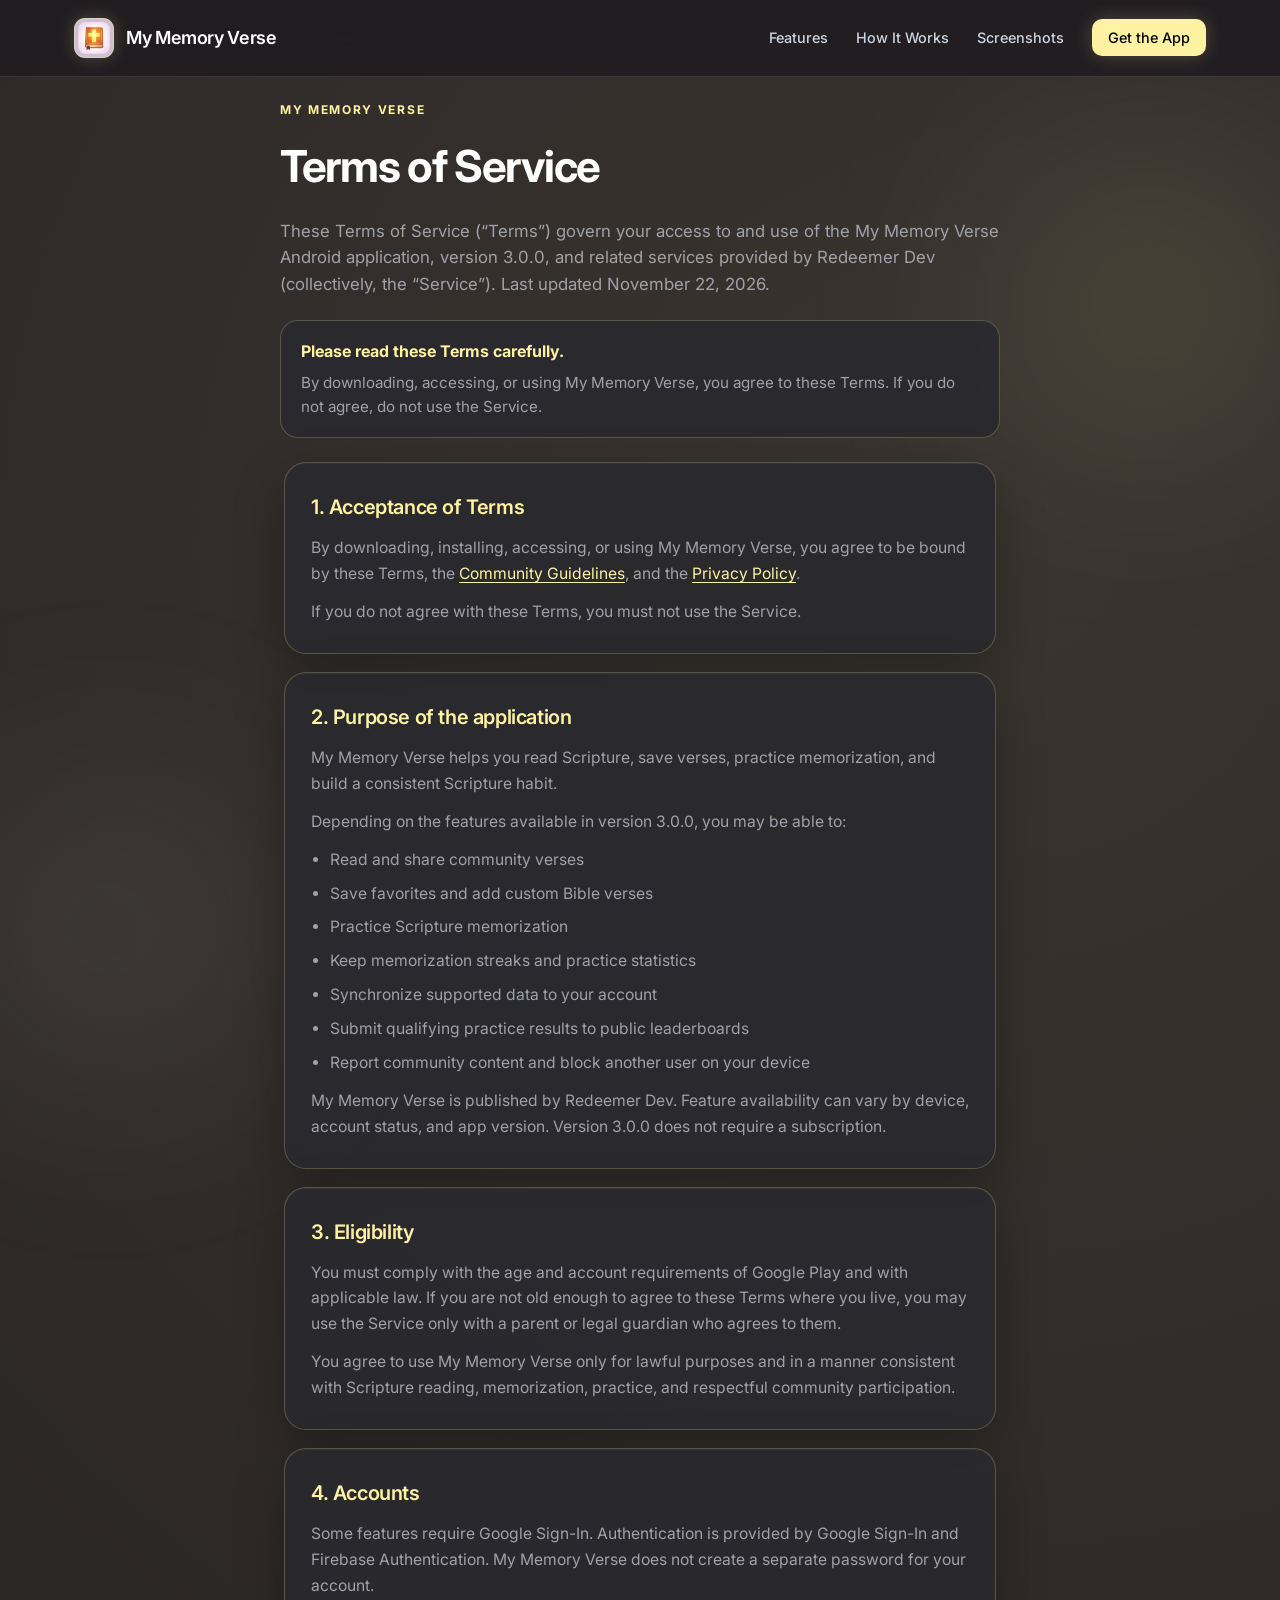
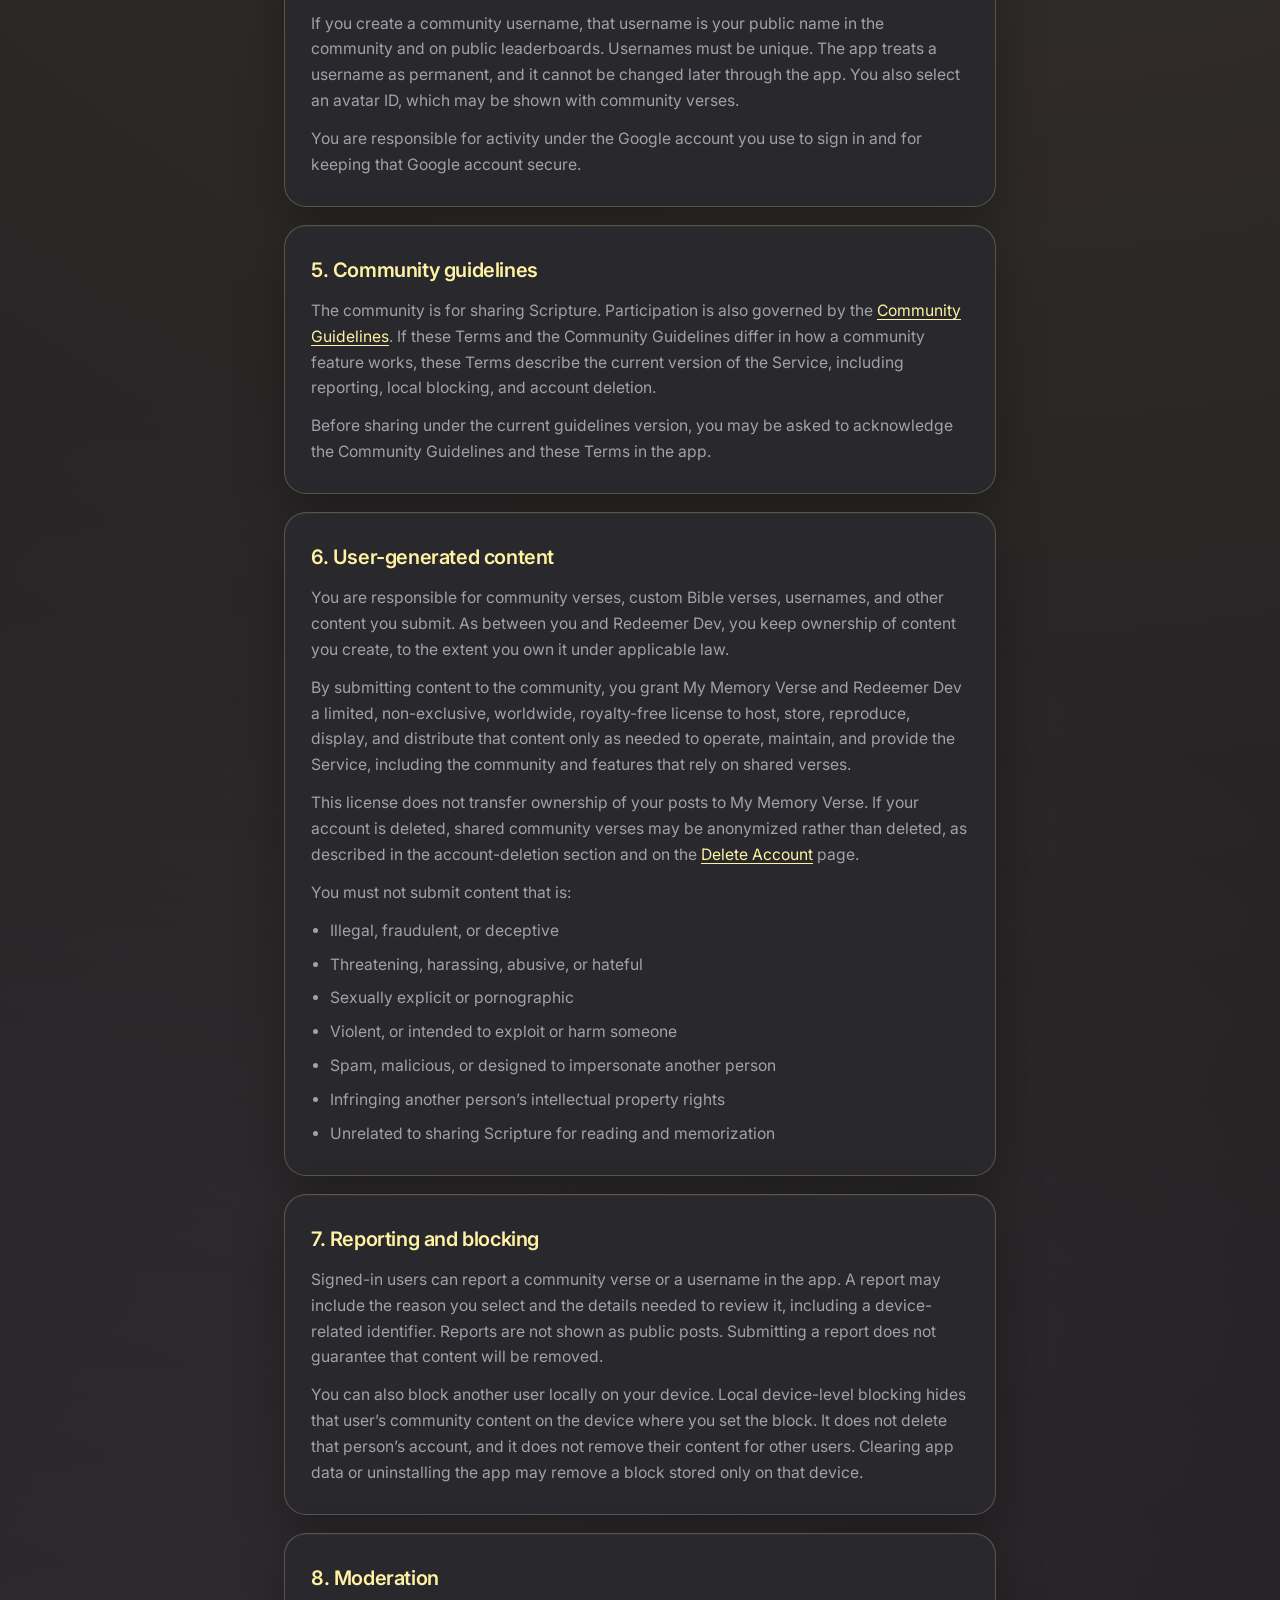
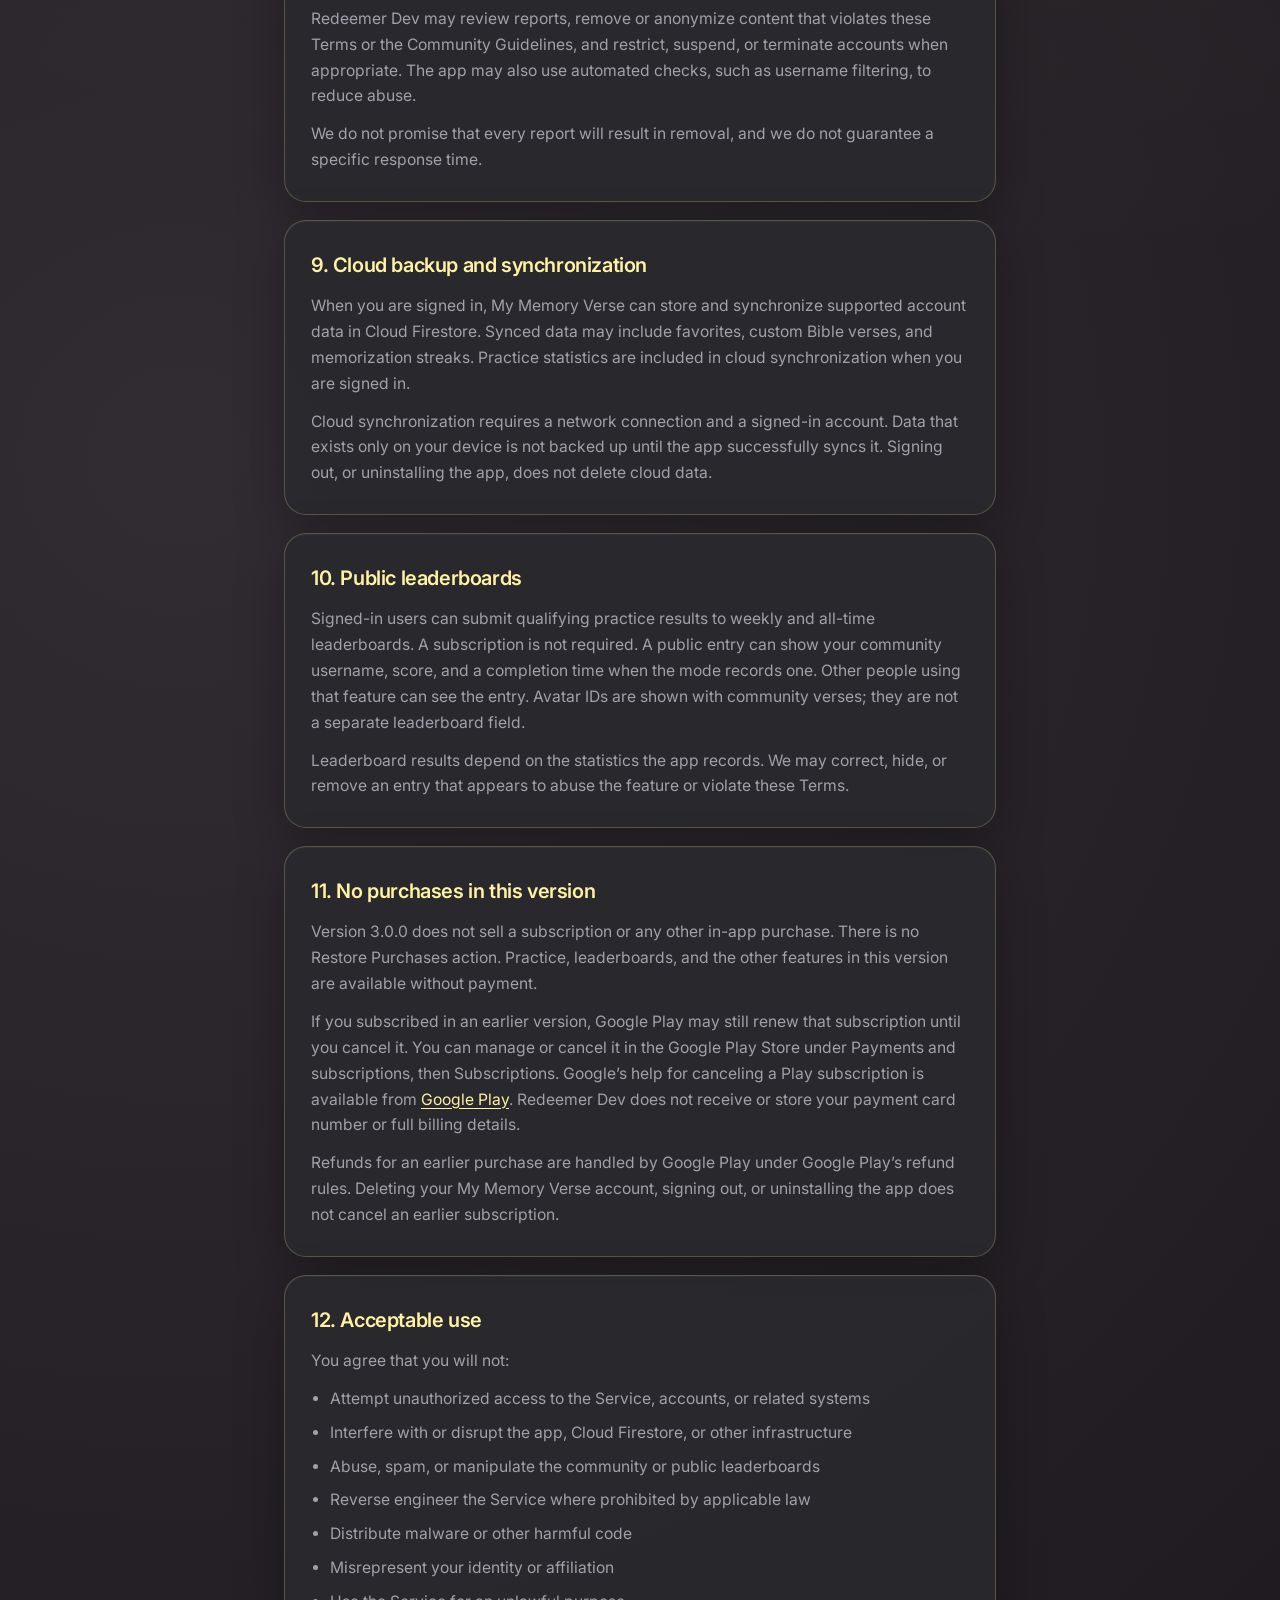
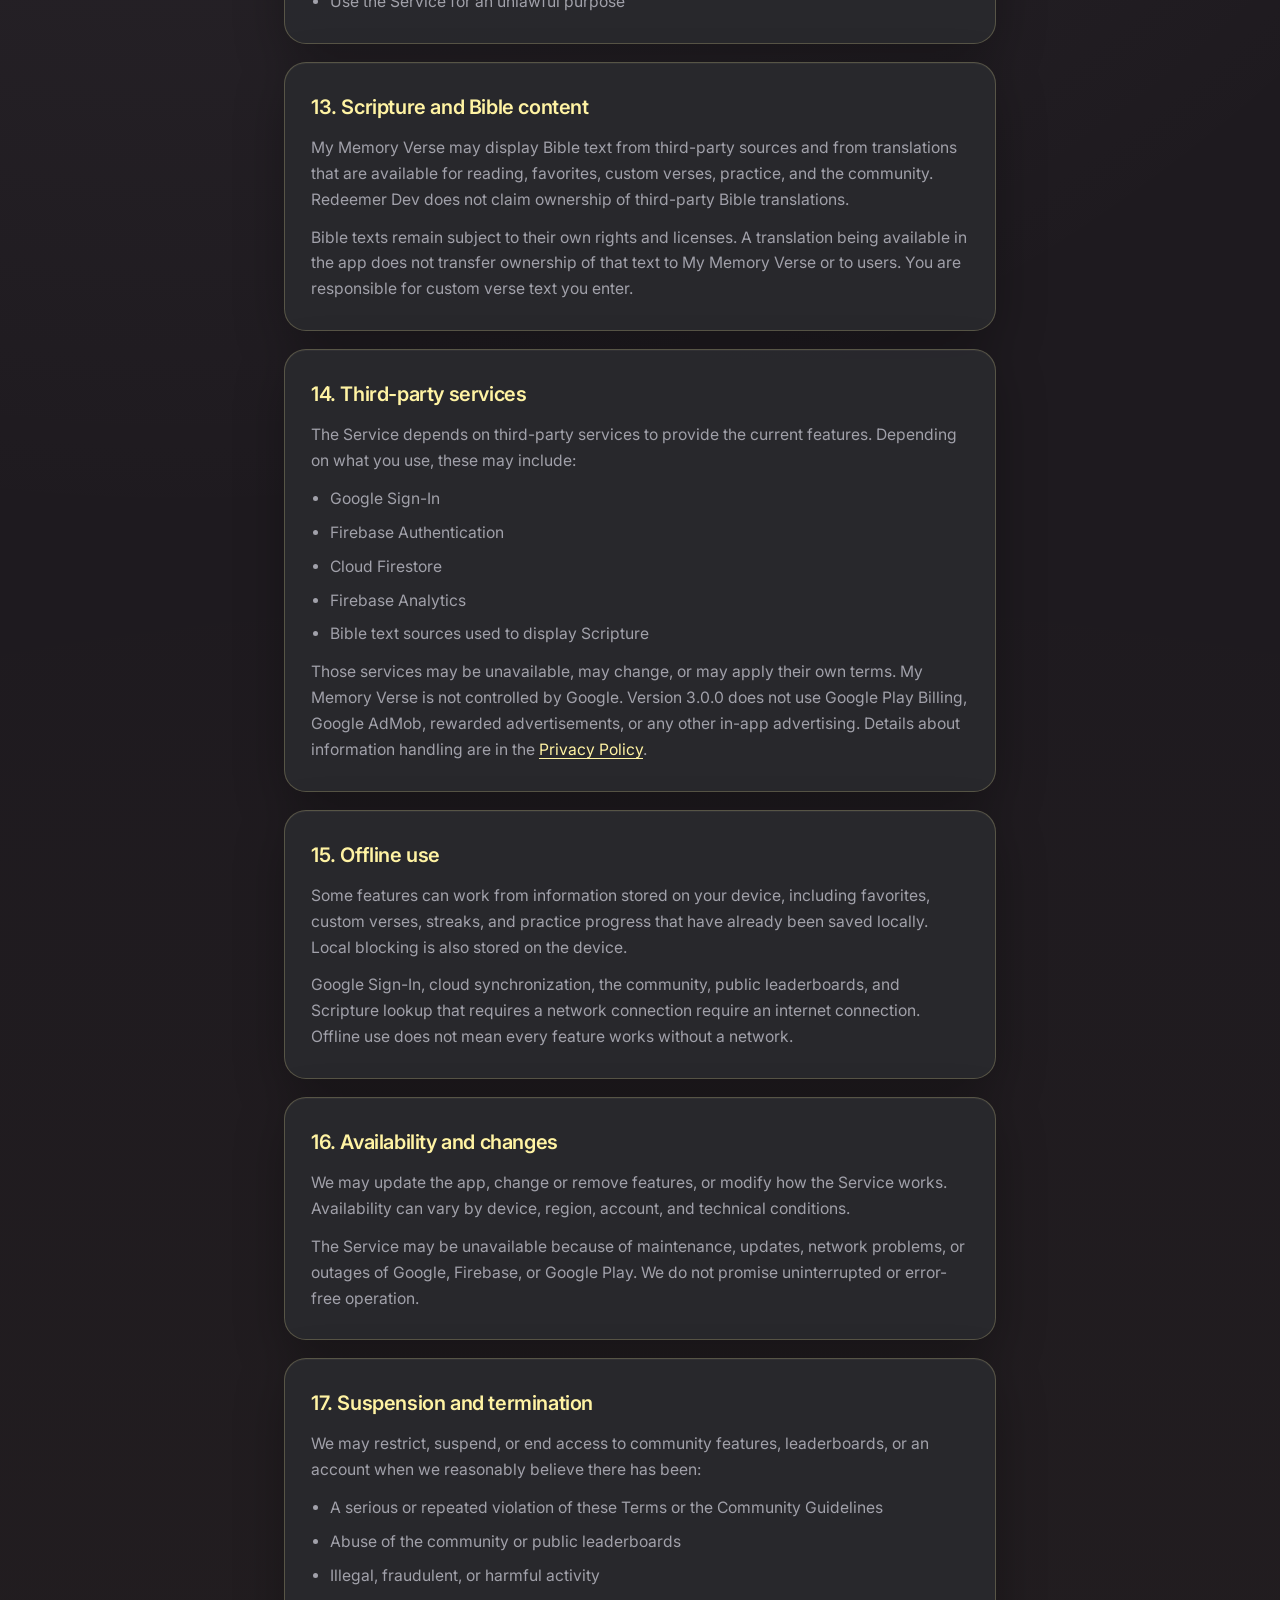
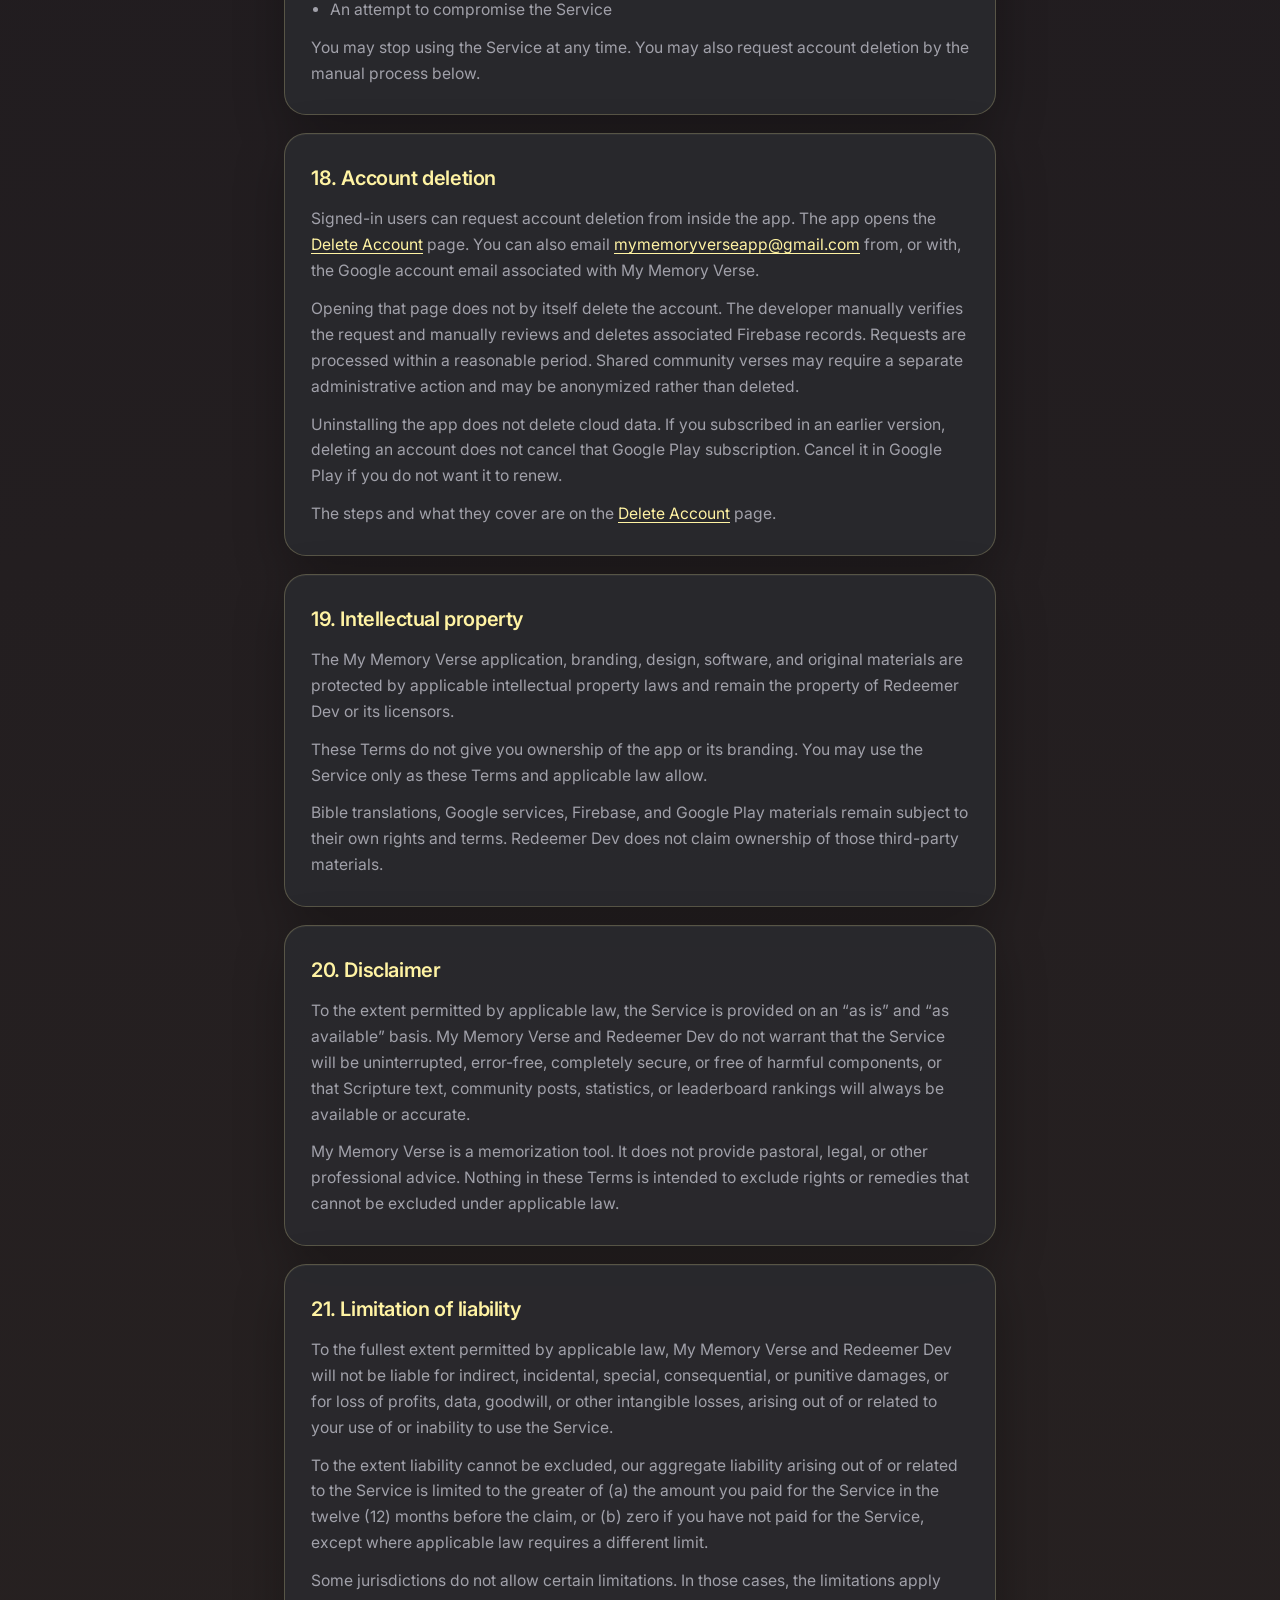
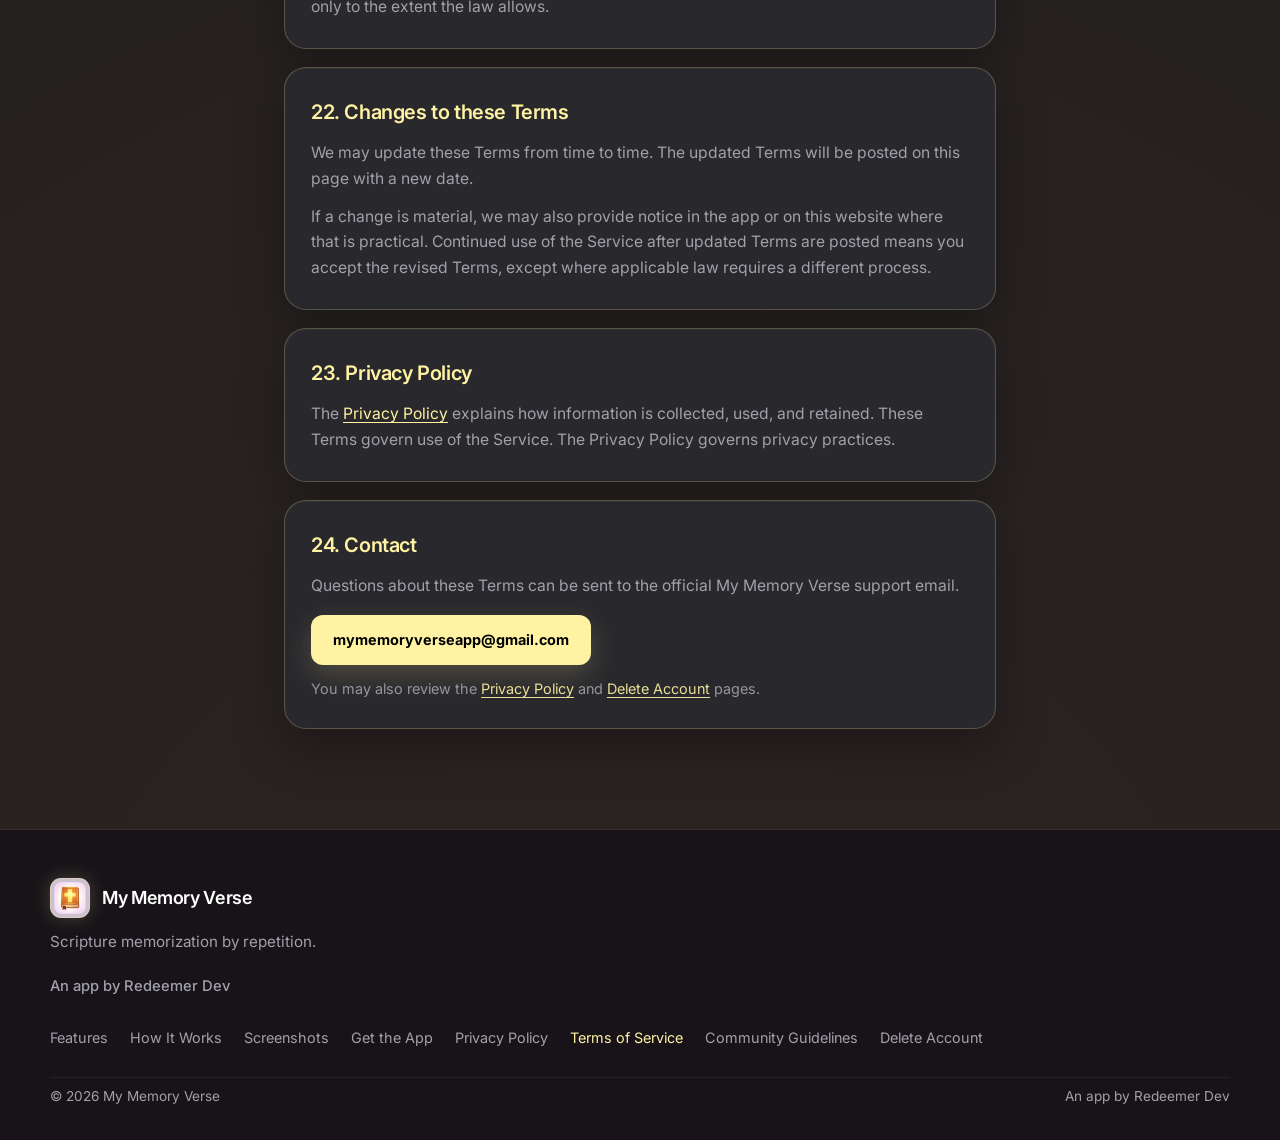
<file: terms-of-service.html>
<!DOCTYPE html>
<html lang="en">
<head>
  <meta charset="UTF-8" />
  <meta name="viewport" content="width=device-width, initial-scale=1.0" />

  <title>Terms of Service — My Memory Verse</title>
  <meta
    name="description"
    content="Terms of Service for My Memory Verse on Android, including community use, leaderboards, and cloud sync."
  />
  <meta name="theme-color" content="#1E1A1F" />

  <meta property="og:type" content="website" />
  <meta property="og:site_name" content="My Memory Verse" />
  <meta property="og:title" content="Terms of Service — My Memory Verse" />
  <meta
    property="og:description"
    content="Terms of Service for My Memory Verse on Android, including community use, leaderboards, and cloud sync."
  />
  <meta property="og:url" content="https://redeemerdev.github.io/terms-of-service.html" />
  <meta property="og:image" content="https://redeemerdev.github.io/assets/mmv/icon.png" />

  <link rel="canonical" href="https://redeemerdev.github.io/terms-of-service.html" />
  <link rel="icon" type="image/png" href="assets/mmv/icon.png" />
  <link rel="apple-touch-icon" href="assets/mmv/icon.png" />

  <link rel="preconnect" href="https://fonts.googleapis.com" />
  <link rel="preconnect" href="https://fonts.gstatic.com" crossorigin />
  <link
    href="https://fonts.googleapis.com/css2?family=Inter:wght@400;500;600;700&display=swap"
    rel="stylesheet"
  />

  <link rel="stylesheet" href="css/styles.css" />
</head>
<body class="mmv-page mmv-legal-page">
  <a class="skip-link" href="#main">Skip to content</a>

  <div class="orb one" aria-hidden="true"></div>
  <div class="orb two" aria-hidden="true"></div>

  <header class="site-header">
    <nav class="nav" aria-label="Primary">
      <a class="brand mmv-brand" href="my-memory-verse.html">
        <span class="brand-mark">
          <img
            src="assets/mmv/logo.png"
            alt="My Memory Verse logo"
            width="40"
            height="40"
          />
        </span>
        <span class="brand-name">My Memory Verse</span>
      </a>

      <button
        class="nav-toggle"
        type="button"
        aria-expanded="false"
        aria-controls="primary-nav"
        aria-label="Open menu"
      >
        <span aria-hidden="true"></span>
        <span aria-hidden="true"></span>
        <span aria-hidden="true"></span>
      </button>

      <ul class="nav-links" id="primary-nav">
        <li><a href="my-memory-verse.html#features">Features</a></li>
        <li><a href="my-memory-verse.html#how-it-works">How It Works</a></li>
        <li><a href="my-memory-verse.html#screenshots">Screenshots</a></li>
        <li><a class="nav-cta" href="my-memory-verse.html#get-the-app">Get the App</a></li>
      </ul>
    </nav>
  </header>

  <main id="main">
    <section class="section mmv-legal-hero" aria-labelledby="terms-title">
      <div class="section-heading mmv-legal-heading">
        <div class="label">My Memory Verse</div>
        <h1 id="terms-title">Terms of Service</h1>
        <p>
          These Terms of Service (&ldquo;Terms&rdquo;) govern your access to and use of the
          My Memory Verse Android application, version 3.0.0, and related services provided by
          Redeemer Dev (collectively, the &ldquo;Service&rdquo;). Last updated November 22, 2026.
        </p>
        <div class="mmv-legal-callout">
          <strong>Please read these Terms carefully.</strong>
          <p>
            By downloading, accessing, or using My Memory Verse, you agree to these Terms.
            If you do not agree, do not use the Service.
          </p>
        </div>
      </div>
    </section>

    <section class="section mmv-legal-body" aria-labelledby="terms-sections-title">
      <h2 id="terms-sections-title" class="sr-only">Terms sections</h2>

      <article class="mmv-legal-card" id="acceptance">
        <h2>1. Acceptance of Terms</h2>
        <p>
          By downloading, installing, accessing, or using My Memory Verse, you agree to be bound
          by these Terms, the
          <a href="community-guidelines.html">Community Guidelines</a>,
          and the
          <a href="privacy-policy.html">Privacy Policy</a>.
        </p>
        <p>
          If you do not agree with these Terms, you must not use the Service.
        </p>
      </article>

      <article class="mmv-legal-card" id="about">
        <h2>2. Purpose of the application</h2>
        <p>
          My Memory Verse helps you read Scripture, save verses, practice memorization, and build
          a consistent Scripture habit.
        </p>
        <p>Depending on the features available in version 3.0.0, you may be able to:</p>
        <ul>
          <li>Read and share community verses</li>
          <li>Save favorites and add custom Bible verses</li>
          <li>Practice Scripture memorization</li>
          <li>Keep memorization streaks and practice statistics</li>
          <li>Synchronize supported data to your account</li>
          <li>Submit qualifying practice results to public leaderboards</li>
          <li>Report community content and block another user on your device</li>
        </ul>
        <p>
          My Memory Verse is published by Redeemer Dev. Feature availability can vary by device,
          account status, and app version. Version 3.0.0 does not require a subscription.
        </p>
      </article>

      <article class="mmv-legal-card" id="eligibility">
        <h2>3. Eligibility</h2>
        <p>
          You must comply with the age and account requirements of Google Play and with
          applicable law. If you are not old enough to agree to these Terms where you live, you
          may use the Service only with a parent or legal guardian who agrees to them.
        </p>
        <p>
          You agree to use My Memory Verse only for lawful purposes and in a manner consistent
          with Scripture reading, memorization, practice, and respectful community participation.
        </p>
      </article>

      <article class="mmv-legal-card" id="accounts">
        <h2>4. Accounts</h2>
        <p>
          Some features require Google Sign-In. Authentication is provided by Google Sign-In and
          Firebase Authentication. My Memory Verse does not create a separate password for your
          account.
        </p>
        <p>
          If you create a community username, that username is your public name in the community
          and on public leaderboards. Usernames must be unique. The app treats a username as
          permanent, and it cannot be changed later through the app. You also select an avatar
          ID, which may be shown with community verses.
        </p>
        <p>
          You are responsible for activity under the Google account you use to sign in and for
          keeping that Google account secure.
        </p>
      </article>

      <article class="mmv-legal-card" id="community-guidelines">
        <h2>5. Community guidelines</h2>
        <p>
          The community is for sharing Scripture. Participation is also governed by the
          <a href="community-guidelines.html">Community Guidelines</a>.
          If these Terms and the Community Guidelines differ in how a community feature works,
          these Terms describe the current version of the Service, including reporting, local
          blocking, and account deletion.
        </p>
        <p>
          Before sharing under the current guidelines version, you may be asked to acknowledge
          the Community Guidelines and these Terms in the app.
        </p>
      </article>

      <article class="mmv-legal-card" id="user-content">
        <h2>6. User-generated content</h2>
        <p>
          You are responsible for community verses, custom Bible verses, usernames, and other
          content you submit. As between you and Redeemer Dev, you keep ownership of content you
          create, to the extent you own it under applicable law.
        </p>
        <p>
          By submitting content to the community, you grant My Memory Verse and Redeemer Dev a
          limited, non-exclusive, worldwide, royalty-free license to host, store, reproduce,
          display, and distribute that content only as needed to operate, maintain, and provide
          the Service, including the community and features that rely on shared verses.
        </p>
        <p>
          This license does not transfer ownership of your posts to My Memory Verse. If your
          account is deleted, shared community verses may be anonymized rather than deleted, as
          described in the account-deletion section and on the
          <a href="delete-account.html">Delete Account</a>
          page.
        </p>
        <p>You must not submit content that is:</p>
        <ul>
          <li>Illegal, fraudulent, or deceptive</li>
          <li>Threatening, harassing, abusive, or hateful</li>
          <li>Sexually explicit or pornographic</li>
          <li>Violent, or intended to exploit or harm someone</li>
          <li>Spam, malicious, or designed to impersonate another person</li>
          <li>Infringing another person&rsquo;s intellectual property rights</li>
          <li>Unrelated to sharing Scripture for reading and memorization</li>
        </ul>
      </article>

      <article class="mmv-legal-card" id="reporting">
        <h2>7. Reporting and blocking</h2>
        <p>
          Signed-in users can report a community verse or a username in the app. A report may
          include the reason you select and the details needed to review it, including a
          device-related identifier. Reports are not shown as public posts. Submitting a report
          does not guarantee that content will be removed.
        </p>
        <p>
          You can also block another user locally on your device. Local device-level blocking
          hides that user&rsquo;s community content on the device where you set the block. It does
          not delete that person&rsquo;s account, and it does not remove their content for other
          users. Clearing app data or uninstalling the app may remove a block stored only on
          that device.
        </p>
      </article>

      <article class="mmv-legal-card" id="moderation">
        <h2>8. Moderation</h2>
        <p>
          Redeemer Dev may review reports, remove or anonymize content that violates these Terms
          or the Community Guidelines, and restrict, suspend, or terminate accounts when
          appropriate. The app may also use automated checks, such as username filtering, to
          reduce abuse.
        </p>
        <p>
          We do not promise that every report will result in removal, and we do not guarantee a
          specific response time.
        </p>
      </article>

      <article class="mmv-legal-card" id="cloud-sync">
        <h2>9. Cloud backup and synchronization</h2>
        <p>
          When you are signed in, My Memory Verse can store and synchronize supported account
          data in Cloud Firestore. Synced data may include favorites, custom Bible verses,
          and memorization streaks. Practice statistics are included in cloud synchronization
          when you are signed in.
        </p>
        <p>
          Cloud synchronization requires a network connection and a signed-in account. Data that
          exists only on your device is not backed up until the app successfully syncs it.
          Signing out, or uninstalling the app, does not delete cloud data.
        </p>
      </article>

      <article class="mmv-legal-card" id="leaderboards">
        <h2>10. Public leaderboards</h2>
        <p>
          Signed-in users can submit qualifying practice results to weekly and all-time
          leaderboards. A subscription is not required. A public entry can show your
          community username, score, and a completion time when the mode records one. Other
          people using that feature can see the entry. Avatar IDs are shown with community
          verses; they are not a separate leaderboard field.
        </p>
        <p>
          Leaderboard results depend on the statistics the app records. We may correct, hide, or
          remove an entry that appears to abuse the feature or violate these Terms.
        </p>
      </article>

      <article class="mmv-legal-card" id="subscription">
        <h2>11. No purchases in this version</h2>
        <p>
          Version 3.0.0 does not sell a subscription or any other in-app purchase. There is no
          Restore Purchases action. Practice, leaderboards, and the other features in this
          version are available without payment.
        </p>
        <p>
          If you subscribed in an earlier version, Google Play may still renew that subscription
          until you cancel it. You can manage or cancel it in the Google Play Store under
          Payments and subscriptions, then Subscriptions. Google&rsquo;s help for canceling a
          Play subscription is available from
          <a href="https://support.google.com/googleplay/answer/7018481" target="_blank" rel="noopener noreferrer">Google Play</a>.
          Redeemer Dev does not receive or store your payment card number or full billing details.
        </p>
        <p>
          Refunds for an earlier purchase are handled by Google Play under Google Play&rsquo;s
          refund rules. Deleting your My Memory Verse account, signing out, or uninstalling the
          app does not cancel an earlier subscription.
        </p>
      </article>

      <article class="mmv-legal-card" id="acceptable-use">
        <h2>12. Acceptable use</h2>
        <p>You agree that you will not:</p>
        <ul>
          <li>Attempt unauthorized access to the Service, accounts, or related systems</li>
          <li>Interfere with or disrupt the app, Cloud Firestore, or other infrastructure</li>
          <li>Abuse, spam, or manipulate the community or public leaderboards</li>
          <li>Reverse engineer the Service where prohibited by applicable law</li>
          <li>Distribute malware or other harmful code</li>
          <li>Misrepresent your identity or affiliation</li>
          <li>Use the Service for an unlawful purpose</li>
        </ul>
      </article>

      <article class="mmv-legal-card" id="scripture">
        <h2>13. Scripture and Bible content</h2>
        <p>
          My Memory Verse may display Bible text from third-party sources and from translations
          that are available for reading, favorites, custom verses, practice, and the community.
          Redeemer Dev does not claim ownership of third-party Bible translations.
        </p>
        <p>
          Bible texts remain subject to their own rights and licenses. A translation being
          available in the app does not transfer ownership of that text to My Memory Verse or to
          users. You are responsible for custom verse text you enter.
        </p>
      </article>

      <article class="mmv-legal-card" id="third-party">
        <h2>14. Third-party services</h2>
        <p>
          The Service depends on third-party services to provide the current features. Depending
          on what you use, these may include:
        </p>
        <ul>
          <li>Google Sign-In</li>
          <li>Firebase Authentication</li>
          <li>Cloud Firestore</li>
          <li>Firebase Analytics</li>
          <li>Bible text sources used to display Scripture</li>
        </ul>
        <p>
          Those services may be unavailable, may change, or may apply their own terms. My Memory
          Verse is not controlled by Google. Version 3.0.0 does not use Google Play Billing,
          Google AdMob, rewarded
          advertisements, or any other in-app advertising. Details about information handling
          are in the
          <a href="privacy-policy.html">Privacy Policy</a>.
        </p>
      </article>

      <article class="mmv-legal-card" id="offline">
        <h2>15. Offline use</h2>
        <p>
          Some features can work from information stored on your device, including favorites,
          custom verses, streaks, and practice progress that have already been saved locally.
          Local blocking is also stored on the device.
        </p>
        <p>
          Google Sign-In, cloud synchronization, the community, public leaderboards, and Scripture
          lookup that requires a network connection require an internet connection. Offline use
          does not mean every feature works without a network.
        </p>
      </article>

      <article class="mmv-legal-card" id="availability">
        <h2>16. Availability and changes</h2>
        <p>
          We may update the app, change or remove features, or modify how the Service works.
          Availability can vary by device, region, account, and technical conditions.
        </p>
        <p>
          The Service may be unavailable because of maintenance, updates, network problems, or
          outages of Google, Firebase, or Google Play. We do not promise uninterrupted or
          error-free operation.
        </p>
      </article>

      <article class="mmv-legal-card" id="suspension">
        <h2>17. Suspension and termination</h2>
        <p>
          We may restrict, suspend, or end access to community features, leaderboards, or an
          account when we reasonably believe there has been:
        </p>
        <ul>
          <li>A serious or repeated violation of these Terms or the Community Guidelines</li>
          <li>Abuse of the community or public leaderboards</li>
          <li>Illegal, fraudulent, or harmful activity</li>
          <li>An attempt to compromise the Service</li>
        </ul>
        <p>
          You may stop using the Service at any time. You may also request account deletion by
          the manual process below.
        </p>
      </article>

      <article class="mmv-legal-card" id="account-deletion">
        <h2>18. Account deletion</h2>
        <p>
          Signed-in users can request account deletion from inside the app. The app opens the
          <a href="delete-account.html">Delete Account</a>
          page. You can also email
          <a href="mailto:mymemoryverseapp@gmail.com">mymemoryverseapp@gmail.com</a>
          from, or with, the Google account email associated with My Memory Verse.
        </p>
        <p>
          Opening that page does not by itself delete the account. The developer manually
          verifies the request and manually reviews and deletes associated Firebase records.
          Requests are processed within a reasonable period. Shared community verses may require
          a separate administrative action and may be anonymized rather than deleted.
        </p>
        <p>
          Uninstalling the app does not delete cloud data. If you subscribed in an earlier
          version, deleting an account does not cancel that Google Play subscription. Cancel it
          in Google Play if you do not want it to renew.
        </p>
        <p>
          The steps and what they cover are on the
          <a href="delete-account.html">Delete Account</a>
          page.
        </p>
      </article>

      <article class="mmv-legal-card" id="intellectual-property">
        <h2>19. Intellectual property</h2>
        <p>
          The My Memory Verse application, branding, design, software, and original materials are
          protected by applicable intellectual property laws and remain the property of
          Redeemer Dev or its licensors.
        </p>
        <p>
          These Terms do not give you ownership of the app or its branding. You may use the
          Service only as these Terms and applicable law allow.
        </p>
        <p>
          Bible translations, Google services, Firebase, and Google Play materials remain subject
          to their own rights and terms. Redeemer Dev does not claim ownership of those
          third-party materials.
        </p>
      </article>

      <article class="mmv-legal-card" id="disclaimer">
        <h2>20. Disclaimer</h2>
        <p>
          To the extent permitted by applicable law, the Service is provided on an
          &ldquo;as is&rdquo; and &ldquo;as available&rdquo; basis. My Memory Verse and
          Redeemer Dev do not warrant that the Service will be uninterrupted, error-free,
          completely secure, or free of harmful components, or that Scripture text, community
          posts, statistics, or leaderboard rankings will always be available or accurate.
        </p>
        <p>
          My Memory Verse is a memorization tool. It does not provide pastoral, legal, or other
          professional advice. Nothing in these Terms is intended to exclude rights or remedies
          that cannot be excluded under applicable law.
        </p>
      </article>

      <article class="mmv-legal-card" id="liability">
        <h2>21. Limitation of liability</h2>
        <p>
          To the fullest extent permitted by applicable law, My Memory Verse and Redeemer Dev
          will not be liable for indirect, incidental, special, consequential, or punitive
          damages, or for loss of profits, data, goodwill, or other intangible losses, arising
          out of or related to your use of or inability to use the Service.
        </p>
        <p>
          To the extent liability cannot be excluded, our aggregate liability arising out of or
          related to the Service is limited to the greater of (a) the amount you paid for the
          Service in the twelve (12) months before the claim, or (b) zero if you have not paid
          for the Service, except where applicable law requires a different limit.
        </p>
        <p>
          Some jurisdictions do not allow certain limitations. In those cases, the limitations
          apply only to the extent the law allows.
        </p>
      </article>

      <article class="mmv-legal-card" id="changes">
        <h2>22. Changes to these Terms</h2>
        <p>
          We may update these Terms from time to time. The updated Terms will be posted on this
          page with a new date.
        </p>
        <p>
          If a change is material, we may also provide notice in the app or on this website where
          that is practical. Continued use of the Service after updated Terms are posted means
          you accept the revised Terms, except where applicable law requires a different process.
        </p>
      </article>

      <article class="mmv-legal-card" id="privacy">
        <h2>23. Privacy Policy</h2>
        <p>
          The
          <a href="privacy-policy.html">Privacy Policy</a>
          explains how information is collected, used, and retained. These Terms govern use of
          the Service. The Privacy Policy governs privacy practices.
        </p>
      </article>

      <article class="mmv-legal-card" id="contact">
        <h2>24. Contact</h2>
        <p>
          Questions about these Terms can be sent to the official My Memory Verse support email.
        </p>
        <p>
          <a class="button button-primary" href="mailto:mymemoryverseapp@gmail.com">
            mymemoryverseapp@gmail.com
          </a>
        </p>
        <p class="mmv-legal-note">
          You may also review the
          <a href="privacy-policy.html">Privacy Policy</a>
          and
          <a href="delete-account.html">Delete Account</a>
          pages.
        </p>
      </article>
    </section>
  </main>

  <footer class="site-footer">
    <div class="footer-inner">
      <div class="footer-brand">
        <a class="brand mmv-brand" href="my-memory-verse.html">
          <span class="brand-mark">
            <img
              src="assets/mmv/logo.png"
              alt="My Memory Verse logo"
              width="40"
              height="40"
            />
          </span>
          <span class="brand-name">My Memory Verse</span>
        </a>
        <p class="footer-tagline">Scripture memorization by repetition.</p>
        <p class="mmv-publisher">An app by Redeemer Dev</p>
      </div>

      <nav class="footer-links" aria-label="Footer">
        <a href="my-memory-verse.html#features">Features</a>
        <a href="my-memory-verse.html#how-it-works">How It Works</a>
        <a href="my-memory-verse.html#screenshots">Screenshots</a>
        <a href="my-memory-verse.html#get-the-app">Get the App</a>
        <a href="privacy-policy.html">Privacy Policy</a>
        <a href="terms-of-service.html" aria-current="page">Terms of Service</a>
        <a href="community-guidelines.html">Community Guidelines</a>
        <a href="delete-account.html">Delete Account</a>
      </nav>

      <div class="footer-meta">
        <p>© 2026 My Memory Verse</p>
        <p>An app by Redeemer Dev</p>
      </div>
    </div>
  </footer>

  <script src="js/main.js" defer></script>
</body>
</html>
</file>
<file: css/styles.css>
/* Redeemer Dev — shared styles */

:root {
  --bg: #02040a;
  --bg-elevated: #050b18;
  --card: rgba(7, 15, 30, 0.78);
  --card-border: rgba(38, 145, 255, 0.28);
  --blue: #087cff;
  --cyan: #19d9ff;
  --electric: #00a3ff;
  --light-blue: #55e5ff;
  --text: #ffffff;
  --muted: #9aa8bb;
  --glow: 0 0 25px rgba(0, 151, 255, 0.28), 0 0 70px rgba(0, 119, 255, 0.12);
  --radius: 22px;
  --radius-sm: 12px;
  --header-h: 76px;
  --max: 1180px;
  --font-display: "Space Grotesk", "Segoe UI", sans-serif;
  --font-body: "Manrope", "Segoe UI", sans-serif;
}

*,
*::before,
*::after {
  margin: 0;
  padding: 0;
  box-sizing: border-box;
}

html {
  scroll-behavior: smooth;
  overflow-x: hidden;
}

body {
  font-family: var(--font-body);
  background:
    radial-gradient(circle at 80% 8%, rgba(0, 105, 255, 0.14), transparent 32%),
    radial-gradient(circle at 12% 42%, rgba(0, 212, 255, 0.06), transparent 28%),
    var(--bg);
  color: var(--text);
  line-height: 1.6;
  overflow-x: hidden;
  min-height: 100vh;
  position: relative;
  overflow-wrap: break-word;
  word-wrap: break-word;
}

body::before {
  content: "";
  position: fixed;
  inset: 0;
  pointer-events: none;
  z-index: 0;
  background-image: radial-gradient(circle, rgba(25, 217, 255, 0.4) 1px, transparent 1px);
  background-size: 96px 96px;
  opacity: 0.1;
  mask-image: linear-gradient(to bottom, black, transparent 78%);
}

img {
  max-width: 100%;
  height: auto;
  display: block;
}

main {
  position: relative;
  z-index: 1;
  width: 100%;
  max-width: 100%;
  overflow-x: clip;
}

a {
  color: inherit;
}

ul {
  list-style: none;
}

.sr-only {
  position: absolute;
  width: 1px;
  height: 1px;
  padding: 0;
  margin: -1px;
  overflow: hidden;
  clip: rect(0, 0, 0, 0);
  white-space: nowrap;
  border: 0;
}

.skip-link {
  position: absolute;
  left: 16px;
  top: -48px;
  z-index: 2000;
  padding: 10px 14px;
  border-radius: 10px;
  background: var(--electric);
  color: #fff;
  font-weight: 700;
  text-decoration: none;
}

.skip-link:focus {
  top: 16px;
}

.orb {
  position: fixed;
  width: min(420px, 70vw);
  height: min(420px, 70vw);
  border-radius: 50%;
  background: rgba(0, 126, 255, 0.08);
  filter: blur(100px);
  pointer-events: none;
  z-index: 0;
}

.orb.one {
  top: 90px;
  right: -80px;
}

.orb.two {
  top: 720px;
  left: -100px;
  background: rgba(0, 217, 255, 0.05);
}

/* =========================
   HEADER / NAV
========================= */

.site-header {
  position: fixed;
  top: 0;
  left: 0;
  right: 0;
  z-index: 1000;
  background: rgba(2, 4, 10, 0.72);
  backdrop-filter: blur(18px);
  border-bottom: 1px solid rgba(255, 255, 255, 0.05);
  transition: border-color 0.25s ease, background 0.25s ease;
}

.site-header.is-scrolled {
  border-bottom-color: rgba(25, 217, 255, 0.12);
  background: rgba(2, 4, 10, 0.88);
}

.nav {
  max-width: var(--max);
  margin: 0 auto;
  height: var(--header-h);
  padding: 0 24px;
  display: flex;
  align-items: center;
  justify-content: space-between;
  gap: 20px;
  position: relative;
  z-index: 1;
}

.brand {
  display: inline-flex;
  align-items: center;
  gap: 12px;
  text-decoration: none;
  color: #fff;
  font-family: var(--font-display);
  font-weight: 700;
  font-size: 1.125rem;
  letter-spacing: -0.02em;
  flex-shrink: 0;
}

.brand-mark {
  width: 40px;
  height: 40px;
  border-radius: 11px;
  overflow: hidden;
  box-shadow: 0 0 18px rgba(0, 163, 255, 0.35);
  border: 1px solid rgba(25, 217, 255, 0.25);
  background: #02050a;
}

.brand-mark img {
  width: 100%;
  height: 100%;
  object-fit: cover;
}

.brand-name span {
  color: var(--cyan);
}

.nav-toggle {
  display: none;
  width: 44px;
  height: 44px;
  border-radius: 12px;
  border: 1px solid rgba(25, 217, 255, 0.28);
  background: rgba(255, 255, 255, 0.03);
  color: #fff;
  cursor: pointer;
  align-items: center;
  justify-content: center;
  flex-direction: column;
  gap: 5px;
  padding: 0;
}

.nav-toggle span {
  display: block;
  width: 18px;
  height: 2px;
  border-radius: 2px;
  background: #fff;
  transition: transform 0.25s ease, opacity 0.25s ease;
}

.nav-toggle[aria-expanded="true"] span:nth-child(1) {
  transform: translateY(7px) rotate(45deg);
}

.nav-toggle[aria-expanded="true"] span:nth-child(2) {
  opacity: 0;
}

.nav-toggle[aria-expanded="true"] span:nth-child(3) {
  transform: translateY(-7px) rotate(-45deg);
}

.nav-links {
  display: flex;
  align-items: center;
  gap: 28px;
}

.nav-links a {
  color: #cbd5e1;
  text-decoration: none;
  font-size: 0.9rem;
  font-weight: 500;
  transition: color 0.25s ease;
}

.nav-links a:hover,
.nav-links a.is-active {
  color: var(--cyan);
}

.nav-links .nav-cta {
  padding: 10px 16px;
  border: 1px solid rgba(25, 217, 255, 0.35);
  border-radius: 10px;
  color: #fff;
}

.nav-links .nav-cta:hover {
  background: rgba(25, 217, 255, 0.08);
  color: #fff;
}

/* =========================
   LAYOUT / TYPOGRAPHY
========================= */

main {
  position: relative;
  z-index: 1;
}

.section {
  max-width: var(--max);
  margin: 0 auto;
  padding: 100px 24px;
}

.section-heading {
  text-align: center;
  max-width: 720px;
  margin: 0 auto 56px;
}

.section-heading .label {
  color: var(--cyan);
  text-transform: uppercase;
  font-size: 0.75rem;
  font-weight: 700;
  letter-spacing: 0.14em;
  margin-bottom: 12px;
  font-family: var(--font-display);
}

.section-heading h2 {
  font-family: var(--font-display);
  font-size: clamp(2rem, 4vw, 3rem);
  line-height: 1.1;
  letter-spacing: -0.03em;
  margin-bottom: 14px;
}

.section-heading p {
  color: var(--muted);
  font-size: 1.05rem;
}

.eyebrow {
  display: inline-flex;
  align-items: center;
  gap: 10px;
  color: var(--cyan);
  font-size: 0.8rem;
  font-weight: 700;
  letter-spacing: 0.14em;
  text-transform: uppercase;
  margin-bottom: 20px;
  font-family: var(--font-display);
}

.eyebrow::before {
  content: "";
  width: 24px;
  height: 1px;
  background: var(--cyan);
  box-shadow: 0 0 10px var(--cyan);
}

.gradient-text {
  background: linear-gradient(90deg, #fff 0%, #fff 28%, var(--cyan) 72%, var(--blue) 100%);
  -webkit-background-clip: text;
  background-clip: text;
  color: transparent;
}

.buttons {
  display: flex;
  gap: 14px;
  flex-wrap: wrap;
}

.button {
  display: inline-flex;
  align-items: center;
  justify-content: center;
  gap: 8px;
  min-height: 44px;
  padding: 13px 22px;
  border-radius: var(--radius-sm);
  text-decoration: none;
  font-size: 0.9rem;
  font-weight: 700;
  font-family: var(--font-display);
  border: 1px solid transparent;
  cursor: pointer;
  touch-action: manipulation;
  transition: transform 0.25s ease, box-shadow 0.25s ease, background 0.25s ease, border-color 0.25s ease;
}

.button:focus-visible {
  outline: 2px solid var(--cyan);
  outline-offset: 3px;
}

.button-primary {
  color: #fff;
  background: linear-gradient(135deg, #00cfff, #087cff);
  box-shadow: 0 0 25px rgba(0, 153, 255, 0.3);
}

.button-primary:hover {
  transform: translateY(-2px);
  box-shadow: 0 0 35px rgba(0, 153, 255, 0.5);
}

.button-secondary {
  color: #fff;
  border-color: rgba(255, 255, 255, 0.18);
  background: rgba(255, 255, 255, 0.03);
}

.button-secondary:hover {
  border-color: rgba(25, 217, 255, 0.5);
  background: rgba(25, 217, 255, 0.06);
}

.button-disabled,
.button[aria-disabled="true"] {
  opacity: 0.55;
  cursor: not-allowed;
  pointer-events: none;
  box-shadow: none;
  filter: grayscale(0.15);
}

.placeholder-note {
  margin-top: 10px;
  font-size: 0.8rem;
  color: var(--muted);
}

.contact-email-line {
  margin-top: 14px;
  font-size: 0.95rem;
}

.contact-email-line a {
  color: var(--cyan);
  text-decoration: none;
}

.contact-email-line a:hover {
  text-decoration: underline;
  text-underline-offset: 3px;
}

/* =========================
   HERO
========================= */

.hero {
  min-height: 100vh;
  max-width: var(--max);
  margin: 0 auto;
  padding: calc(var(--header-h) + 72px) 24px 100px;
  display: grid;
  grid-template-columns: 1.05fr 0.95fr;
  align-items: center;
  gap: 48px;
  position: relative;
}

.hero h1 {
  font-family: var(--font-display);
  font-size: clamp(2.8rem, 6vw, 4.75rem);
  line-height: 0.98;
  letter-spacing: -0.04em;
  margin-bottom: 24px;
  font-weight: 700;
}

.hero-description {
  max-width: 34rem;
  color: var(--muted);
  font-size: 1.08rem;
  margin-bottom: 12px;
}

.hero-tagline {
  max-width: 34rem;
  color: #c8d4e4;
  font-size: 1rem;
  font-weight: 600;
  margin-bottom: 32px;
  font-family: var(--font-display);
}

.hero-visual {
  min-height: 480px;
  display: grid;
  place-items: center;
  position: relative;
}

.hero-particles {
  position: absolute;
  inset: 10% 12%;
  pointer-events: none;
}

.hero-particles span {
  position: absolute;
  width: 4px;
  height: 4px;
  border-radius: 50%;
  background: var(--cyan);
  box-shadow: 0 0 10px var(--cyan);
  opacity: 0.55;
  animation: float-particle 7s ease-in-out infinite;
}

.hero-particles span:nth-child(1) { top: 12%; left: 18%; animation-delay: 0s; }
.hero-particles span:nth-child(2) { top: 28%; right: 16%; animation-delay: 1.2s; width: 3px; height: 3px; }
.hero-particles span:nth-child(3) { bottom: 22%; left: 22%; animation-delay: 2s; }
.hero-particles span:nth-child(4) { bottom: 30%; right: 24%; animation-delay: 0.6s; width: 5px; height: 5px; }
.hero-particles span:nth-child(5) { top: 48%; left: 8%; animation-delay: 1.8s; }

.logo-orbit {
  position: absolute;
  width: min(440px, 90%);
  height: 190px;
  border: 1px solid rgba(0, 179, 255, 0.35);
  border-radius: 50%;
  transform: rotate(-17deg);
  box-shadow: 0 0 25px rgba(0, 166, 255, 0.2), inset 0 0 30px rgba(0, 166, 255, 0.04);
  animation: orbit-pulse 8s ease-in-out infinite;
}

.logo-orbit::after {
  content: "";
  position: absolute;
  width: 8px;
  height: 8px;
  border-radius: 50%;
  background: var(--cyan);
  right: 18%;
  top: -3px;
  box-shadow: 0 0 10px var(--cyan), 0 0 25px var(--cyan);
  animation: orbit-dot 8s linear infinite;
}

.logo-stage {
  width: min(280px, 72vw);
  aspect-ratio: 270 / 330;
  border-radius: 40px;
  display: grid;
  place-items: center;
  padding: 28px;
  background:
    radial-gradient(circle at 40% 20%, rgba(24, 217, 255, 0.14), transparent 42%),
    linear-gradient(145deg, #071226, #020611);
  border: 1px solid rgba(38, 160, 255, 0.5);
  box-shadow: 0 0 40px rgba(0, 124, 255, 0.25), inset 0 0 50px rgba(0, 124, 255, 0.05);
  transform: rotate(6deg);
  position: relative;
  animation: stage-float 6s ease-in-out infinite;
}

.logo-stage::before {
  content: "";
  position: absolute;
  inset: -1px;
  border-radius: inherit;
  padding: 1px;
  background: linear-gradient(135deg, rgba(25, 217, 255, 0.7), transparent 35%, transparent 70%, rgba(0, 124, 255, 0.6));
  -webkit-mask: linear-gradient(#fff 0 0) content-box, linear-gradient(#fff 0 0);
  mask: linear-gradient(#fff 0 0) content-box, linear-gradient(#fff 0 0);
  -webkit-mask-composite: xor;
  mask-composite: exclude;
  pointer-events: none;
}

.logo-stage img {
  width: 78%;
  height: auto;
  border-radius: 28px;
  filter: drop-shadow(0 0 22px rgba(0, 163, 255, 0.35));
}

@keyframes stage-float {
  0%, 100% { transform: rotate(6deg) translateY(0); }
  50% { transform: rotate(6deg) translateY(-10px); }
}

@keyframes orbit-pulse {
  0%, 100% { opacity: 0.85; }
  50% { opacity: 1; }
}

@keyframes orbit-dot {
  0% { transform: rotate(0deg) translateX(0); }
  100% { transform: rotate(360deg); transform-origin: -120px 95px; }
}

@keyframes float-particle {
  0%, 100% { transform: translateY(0); opacity: 0.35; }
  50% { transform: translateY(-12px); opacity: 0.8; }
}

/* =========================
   VALUES
========================= */

.values {
  display: grid;
  grid-template-columns: repeat(4, 1fr);
  gap: 16px;
}

.value-card {
  padding: 30px 22px;
  text-align: center;
  background: linear-gradient(145deg, rgba(10, 24, 45, 0.75), rgba(4, 9, 19, 0.7));
  border: 1px solid var(--card-border);
  border-radius: var(--radius);
  transition: transform 0.25s ease, border-color 0.25s ease, box-shadow 0.25s ease;
}

.value-card:hover {
  transform: translateY(-5px);
  border-color: rgba(25, 217, 255, 0.55);
  box-shadow: var(--glow);
}

.value-icon {
  width: 58px;
  height: 58px;
  margin: 0 auto 18px;
  border-radius: 16px;
  display: grid;
  place-items: center;
  color: var(--cyan);
  background: rgba(0, 151, 255, 0.08);
  border: 1px solid rgba(0, 151, 255, 0.25);
  box-shadow: 0 0 20px rgba(0, 151, 255, 0.12);
}

.value-icon svg {
  width: 26px;
  height: 26px;
  stroke: currentColor;
  fill: none;
  stroke-width: 1.8;
  stroke-linecap: round;
  stroke-linejoin: round;
}

.value-card h3 {
  font-family: var(--font-display);
  font-size: 1.05rem;
  letter-spacing: 0.08em;
  text-transform: uppercase;
  margin-bottom: 8px;
}

.value-card p {
  color: var(--muted);
  font-size: 0.9rem;
}

/* =========================
   APPS / PRODUCT CARDS
========================= */

.app-card {
  display: grid;
  grid-template-columns: 1.1fr 0.9fr;
  min-height: 520px;
  border-radius: 28px;
  background:
    radial-gradient(circle at 80% 20%, rgba(0, 145, 255, 0.13), transparent 35%),
    linear-gradient(145deg, rgba(8, 20, 39, 0.92), rgba(2, 7, 15, 0.96));
  border: 1px solid rgba(0, 151, 255, 0.3);
  overflow: hidden;
  box-shadow: var(--glow);
}

.app-content {
  padding: 52px;
  display: flex;
  flex-direction: column;
  justify-content: center;
}

.app-badge {
  width: fit-content;
  padding: 7px 12px;
  border-radius: 999px;
  background: rgba(25, 217, 255, 0.08);
  border: 1px solid rgba(25, 217, 255, 0.25);
  color: var(--cyan);
  font-size: 0.72rem;
  font-weight: 700;
  letter-spacing: 0.08em;
  margin-bottom: 18px;
  font-family: var(--font-display);
}

.app-content h2,
.app-content h3 {
  font-family: var(--font-display);
  font-size: clamp(2rem, 4vw, 3.2rem);
  line-height: 1.05;
  letter-spacing: -0.03em;
  margin-bottom: 12px;
}

.app-subtitle {
  color: var(--cyan);
  font-weight: 600;
  margin-bottom: 18px;
  font-family: var(--font-display);
}

.app-description {
  color: var(--muted);
  margin-bottom: 24px;
  max-width: 36rem;
}

.features {
  display: flex;
  flex-wrap: wrap;
  gap: 10px;
  margin-bottom: 28px;
}

.feature {
  padding: 8px 12px;
  border-radius: 10px;
  font-size: 0.8rem;
  font-weight: 600;
  color: #d7e6f7;
  background: rgba(255, 255, 255, 0.03);
  border: 1px solid rgba(25, 217, 255, 0.18);
}

.app-buttons {
  display: flex;
  flex-wrap: wrap;
  gap: 12px;
  align-items: flex-start;
}

.app-identity {
  display: flex;
  align-items: center;
  gap: 14px;
  margin-bottom: 18px;
}

.app-icon {
  width: 64px;
  height: 64px;
  border-radius: 16px;
  overflow: hidden;
  flex-shrink: 0;
  box-shadow: 0 8px 24px rgba(184, 150, 63, 0.25);
  border: 1px solid rgba(214, 204, 217, 0.35);
  background: #cdc1cf;
}

.app-icon img {
  width: 100%;
  height: 100%;
  object-fit: cover;
}

.app-identity-text {
  display: flex;
  flex-direction: column;
  gap: 2px;
}

.app-identity-text .app-name {
  font-family: var(--font-display);
  font-size: 1.15rem;
  font-weight: 700;
  letter-spacing: -0.02em;
}

.app-identity-text .app-meta {
  color: var(--muted);
  font-size: 0.82rem;
}

.app-card.mmv-featured {
  grid-template-columns: minmax(260px, 0.82fr) minmax(360px, 1.28fr);
  align-items: stretch;
}

.app-card.mmv-featured .app-content {
  padding: 44px 28px 44px 40px;
}

.app-card.mmv-featured .features {
  margin-bottom: 22px;
  gap: 8px;
}

.app-card.mmv-featured .feature {
  font-size: 0.74rem;
  padding: 6px 10px;
  opacity: 0.88;
}

.app-visual.mmv-showcase,
.mmv-asset-panel {
  display: flex;
  align-items: center;
  justify-content: center;
  gap: 14px;
  padding: 32px 16px 28px;
  min-height: 580px;
  background:
    radial-gradient(circle at 50% 42%, rgba(0, 163, 255, 0.16), transparent 42%),
    radial-gradient(circle at 50% 80%, rgba(25, 217, 255, 0.06), transparent 40%),
    linear-gradient(180deg, rgba(5, 14, 28, 0.55), rgba(2, 6, 14, 0.88));
  overflow: hidden;
}

.page-hero-asset {
  border-radius: 28px;
  border: 1px solid rgba(0, 151, 255, 0.25);
  min-height: 560px;
}

/* Premium screenshot stage — exact app images only */
.shot-gallery {
  --shot-slide: 0.78;
  --shot-gap: 18px;
  width: min(420px, 100%);
  max-width: 100%;
  outline: none;
  user-select: none;
  -webkit-user-select: none;
  position: relative;
}

.shot-gallery:focus-visible {
  outline: 2px solid var(--cyan);
  outline-offset: 6px;
  border-radius: 24px;
}

.shot-gallery__stage {
  position: relative;
  border-radius: 30px;
  padding: 22px 10px 18px;
  background:
    linear-gradient(160deg, rgba(10, 22, 42, 0.78), rgba(3, 8, 18, 0.9));
  border: 1px solid rgba(56, 160, 255, 0.28);
  box-shadow:
    0 30px 70px rgba(0, 0, 0, 0.45),
    inset 0 1px 0 rgba(255, 255, 255, 0.05);
  backdrop-filter: blur(16px);
  overflow: hidden;
}

.shot-gallery__glow {
  position: absolute;
  left: 50%;
  top: 46%;
  width: 70%;
  height: 70%;
  transform: translate(-50%, -50%);
  border-radius: 50%;
  background: radial-gradient(circle, rgba(0, 170, 255, 0.28), transparent 68%);
  filter: blur(18px);
  pointer-events: none;
  z-index: 0;
}

.shot-gallery__viewport {
  position: relative;
  z-index: 1;
  overflow: hidden;
  touch-action: pan-y;
  cursor: grab;
  border-radius: 22px;
}

.shot-gallery__viewport.is-dragging {
  cursor: grabbing;
}

.shot-gallery__track {
  display: flex;
  align-items: center;
  list-style: none;
  margin: 0;
  padding: 10px 0 14px;
  gap: var(--shot-gap);
  will-change: transform;
  transition: transform 0.45s cubic-bezier(0.22, 0.61, 0.36, 1);
}

.shot-gallery__slide {
  flex: 0 0 calc(var(--shot-slide) * 100%);
  min-width: calc(var(--shot-slide) * 100%);
  margin: 0;
  opacity: 0.38;
  transform: scale(0.9);
  transition:
    opacity 0.45s ease,
    transform 0.45s cubic-bezier(0.22, 0.61, 0.36, 1);
}

.shot-gallery__slide.is-active {
  opacity: 1;
  transform: scale(1);
  z-index: 2;
}

.shot-gallery__frame {
  margin: 0;
  border-radius: 22px;
  overflow: hidden;
  border: 1px solid rgba(120, 190, 255, 0.38);
  background: #05070c;
  box-shadow:
    0 18px 40px rgba(0, 0, 0, 0.5),
    0 0 28px rgba(0, 150, 255, 0.18);
}

.shot-gallery__slide.is-active .shot-gallery__frame {
  border-color: rgba(80, 200, 255, 0.55);
  box-shadow:
    0 26px 55px rgba(0, 0, 0, 0.55),
    0 0 40px rgba(0, 170, 255, 0.28);
}

.shot-gallery__slide img {
  width: 100%;
  height: auto;
  display: block;
  pointer-events: none;
  -webkit-user-drag: none;
}

.shot-gallery__nav {
  position: absolute;
  top: 50%;
  z-index: 3;
  transform: translateY(-58%);
  width: 42px;
  height: 42px;
  border-radius: 50%;
  border: 1px solid rgba(25, 217, 255, 0.4);
  background: rgba(4, 12, 24, 0.78);
  color: #fff;
  font-size: 1.45rem;
  line-height: 1;
  cursor: pointer;
  backdrop-filter: blur(10px);
  box-shadow: 0 8px 24px rgba(0, 0, 0, 0.35);
  transition: background 0.2s ease, border-color 0.2s ease, transform 0.2s ease, box-shadow 0.2s ease;
}

.shot-gallery__nav--prev {
  left: 6px;
}

.shot-gallery__nav--next {
  right: 6px;
}

.shot-gallery__nav:hover {
  background: rgba(0, 140, 255, 0.22);
  border-color: rgba(25, 217, 255, 0.7);
  box-shadow: 0 0 20px rgba(0, 170, 255, 0.25);
}

.shot-gallery__nav:focus-visible {
  outline: 2px solid var(--cyan);
  outline-offset: 2px;
}

.shot-gallery__footer {
  display: flex;
  flex-direction: column;
  align-items: center;
  gap: 8px;
  margin-top: 14px;
}

.shot-gallery__dots {
  display: flex;
  flex-wrap: wrap;
  justify-content: center;
  gap: 7px;
  max-width: 220px;
}

.shot-gallery__dot {
  width: 8px;
  height: 8px;
  border-radius: 50%;
  border: 0;
  padding: 0;
  background: rgba(255, 255, 255, 0.28);
  cursor: pointer;
  transition: transform 0.2s ease, background 0.2s ease, box-shadow 0.2s ease;
}

.shot-gallery__dot.is-active {
  background: var(--cyan);
  transform: scale(1.25);
  box-shadow: 0 0 12px rgba(25, 217, 255, 0.5);
}

.shot-gallery__dot:focus-visible {
  outline: 2px solid var(--cyan);
  outline-offset: 2px;
}

.shot-gallery__status {
  position: absolute;
  width: 1px;
  height: 1px;
  padding: 0;
  margin: -1px;
  overflow: hidden;
  clip: rect(0, 0, 0, 0);
  white-space: nowrap;
  border: 0;
}

.shot-gallery--wide {
  width: min(460px, 100%);
  margin: 0 auto;
}

.screenshot-section-gallery {
  display: flex;
  justify-content: center;
  width: 100%;
  max-width: 100%;
  overflow: hidden;
}

/* Cinematic coverflow showcase — layout from reference, colors from MMV theme.ts */
.shot-gallery--showcase {
  --shot-slide: 0.42;
  --shot-gap: 10px;
  /* darkTheme + lightTheme accents from My Memory Verse src/theme.ts */
  --mmv-bg: #1e1a1f;
  --mmv-bg-deep: #171318;
  --mmv-card: #2a2a2e;
  --mmv-accent: #fff3a3;
  --mmv-gold: #b8963f;
  --mmv-option: #f3e3a7;
  --mmv-lavender: #d6ccd9;
  --mmv-secondary: #a1a1aa;
  width: min(860px, 100%);
  margin: 0 auto;
}

.shot-gallery--showcase .shot-gallery__stage {
  border-radius: 28px;
  padding: 36px 48px 28px;
  border: 1px solid rgba(255, 243, 163, 0.42);
  background:
    radial-gradient(ellipse 70% 45% at 50% 0%, rgba(255, 243, 163, 0.14), transparent 60%),
    radial-gradient(ellipse 55% 40% at 50% 100%, rgba(214, 204, 217, 0.1), transparent 55%),
    radial-gradient(circle at 50% 48%, rgba(42, 42, 46, 0.65), transparent 52%),
    linear-gradient(165deg, #241f26 0%, #1e1a1f 48%, #171318 100%);
  box-shadow:
    0 0 0 1px rgba(184, 150, 63, 0.16),
    0 0 40px rgba(255, 243, 163, 0.1),
    0 40px 90px rgba(0, 0, 0, 0.55),
    inset 0 1px 0 rgba(255, 243, 163, 0.1);
  overflow: hidden;
}

.shot-gallery--showcase .shot-gallery__glow {
  width: 58%;
  height: 62%;
  top: 44%;
  background: radial-gradient(circle, rgba(255, 243, 163, 0.28), transparent 70%);
  filter: blur(22px);
  opacity: 0.9;
}

.shot-gallery--showcase .shot-gallery__glow--top {
  top: 0;
  left: 50%;
  width: 70%;
  height: 28%;
  transform: translate(-50%, -20%);
  background: radial-gradient(ellipse, rgba(243, 227, 167, 0.28), transparent 72%);
  filter: blur(16px);
  opacity: 0.75;
}

.shot-gallery--showcase .shot-gallery__glow--bottom {
  top: auto;
  bottom: 8%;
  left: 50%;
  width: 55%;
  height: 22%;
  transform: translateX(-50%);
  background: radial-gradient(ellipse, rgba(214, 204, 217, 0.18), transparent 70%);
  filter: blur(18px);
  opacity: 0.65;
}

.shot-gallery--showcase .shot-gallery__viewport {
  perspective: 1400px;
  overflow: hidden;
  border-radius: 18px;
  padding: 8px 0 4px;
  min-height: 420px;
}

.shot-gallery--showcase .shot-gallery__track {
  align-items: center;
  padding: 18px 0 22px;
  transform-style: preserve-3d;
  transition: transform 0.55s cubic-bezier(0.22, 0.61, 0.36, 1);
}

.shot-gallery--showcase .shot-gallery__slide {
  opacity: 0.28;
  transform: scale(0.78) rotateY(0deg) translateZ(-80px);
  transform-origin: center center;
  transition:
    opacity 0.55s ease,
    transform 0.55s cubic-bezier(0.22, 0.61, 0.36, 1),
    filter 0.55s ease;
  filter: brightness(0.72) saturate(0.9);
  z-index: 1;
}

.shot-gallery--showcase .shot-gallery__slide.is-prev {
  opacity: 0.78;
  transform: scale(0.88) rotateY(38deg) translateX(6%) translateZ(-30px);
  filter: brightness(0.88);
  z-index: 2;
}

.shot-gallery--showcase .shot-gallery__slide.is-next {
  opacity: 0.78;
  transform: scale(0.88) rotateY(-38deg) translateX(-6%) translateZ(-30px);
  filter: brightness(0.88);
  z-index: 2;
}

.shot-gallery--showcase .shot-gallery__slide.is-active {
  opacity: 1;
  transform: scale(1.05) rotateY(0deg) translateZ(40px);
  filter: brightness(1);
  z-index: 4;
}

.shot-gallery--showcase .shot-gallery__frame {
  border-radius: 20px;
  border: 1px solid rgba(255, 243, 163, 0.22);
  background: #171318;
  box-shadow:
    0 16px 36px rgba(0, 0, 0, 0.45),
    0 0 18px rgba(184, 150, 63, 0.12);
}

.shot-gallery--showcase .shot-gallery__slide.is-active .shot-gallery__frame {
  border-color: rgba(255, 243, 163, 0.62);
  box-shadow:
    0 28px 60px rgba(0, 0, 0, 0.58),
    0 0 36px rgba(255, 243, 163, 0.28),
    0 0 70px rgba(184, 150, 63, 0.16);
}

.shot-gallery--showcase .shot-gallery__nav {
  width: 48px;
  height: 48px;
  top: 46%;
  transform: translateY(-50%);
  border: 1px solid rgba(255, 243, 163, 0.45);
  background: rgba(42, 42, 46, 0.72);
  color: #fff3a3;
  font-size: 1.55rem;
  box-shadow:
    0 0 18px rgba(255, 243, 163, 0.18),
    0 10px 28px rgba(0, 0, 0, 0.4);
  backdrop-filter: blur(14px);
}

.shot-gallery--showcase .shot-gallery__nav--prev {
  left: 12px;
}

.shot-gallery--showcase .shot-gallery__nav--next {
  right: 12px;
}

.shot-gallery--showcase .shot-gallery__nav:hover {
  background: rgba(255, 243, 163, 0.16);
  border-color: rgba(255, 243, 163, 0.85);
  color: #fff8d0;
  box-shadow:
    0 0 28px rgba(255, 243, 163, 0.32),
    0 10px 28px rgba(0, 0, 0, 0.35);
  transform: translateY(-50%) scale(1.05);
}

.shot-gallery--showcase .shot-gallery__nav:focus-visible {
  outline: 2px solid #fff3a3;
  outline-offset: 2px;
}

.shot-gallery--showcase .shot-gallery__footer {
  position: relative;
  z-index: 4;
  margin-top: 8px;
  padding-bottom: 4px;
}

.shot-gallery--showcase .shot-gallery__dots {
  display: inline-flex;
  flex-wrap: nowrap;
  align-items: center;
  justify-content: center;
  gap: 8px;
  max-width: none;
  padding: 10px 16px;
  border-radius: 999px;
  background: rgba(30, 26, 31, 0.82);
  border: 1px solid rgba(255, 243, 163, 0.22);
  box-shadow:
    0 0 20px rgba(255, 243, 163, 0.1),
    inset 0 1px 0 rgba(255, 255, 255, 0.04);
  backdrop-filter: blur(12px);
}

.shot-gallery--showcase .shot-gallery__dot {
  width: 7px;
  height: 7px;
  border-radius: 999px;
  background: rgba(161, 161, 170, 0.45);
  box-shadow: none;
}

.shot-gallery--showcase .shot-gallery__dot.is-active {
  width: 22px;
  height: 7px;
  background: linear-gradient(90deg, #fff3a3, #b8963f);
  transform: none;
  box-shadow: 0 0 14px rgba(255, 243, 163, 0.55);
}

.shot-gallery--showcase .shot-gallery__dot:focus-visible {
  outline: 2px solid #fff3a3;
  outline-offset: 2px;
}

@media (max-width: 1100px) {
  .shot-gallery--showcase {
    --shot-slide: 0.48;
    width: min(720px, 100%);
  }

  .shot-gallery--showcase .shot-gallery__stage {
    padding: 28px 36px 22px;
  }
}

@media (max-width: 980px) {
  .shot-gallery {
    --shot-slide: 0.86;
    width: min(360px, 100%);
  }

  .shot-gallery__stage {
    padding: 16px 4px 14px;
  }

  .shot-gallery__nav {
    width: 38px;
    height: 38px;
  }

  .shot-gallery--showcase {
    --shot-slide: 0.58;
    --shot-gap: 8px;
    width: min(560px, 100%);
  }

  .shot-gallery--showcase .shot-gallery__stage {
    padding: 22px 28px 18px;
    border-radius: 24px;
  }

  .shot-gallery--showcase .shot-gallery__viewport {
    min-height: 360px;
    perspective: 1100px;
  }

  .shot-gallery--showcase .shot-gallery__slide.is-prev {
    transform: scale(0.86) rotateY(30deg) translateX(4%) translateZ(-24px);
  }

  .shot-gallery--showcase .shot-gallery__slide.is-next {
    transform: scale(0.86) rotateY(-30deg) translateX(-4%) translateZ(-24px);
  }

  .shot-gallery--showcase .shot-gallery__nav {
    width: 42px;
    height: 42px;
  }
}

@media (max-width: 640px) {
  .shot-gallery,
  .shot-gallery--wide,
  .shot-gallery--showcase {
    width: 100%;
    max-width: 100%;
  }

  .shot-gallery--showcase {
    --shot-slide: 0.78;
    --shot-gap: 6px;
  }

  .shot-gallery--showcase .shot-gallery__stage {
    padding: 18px 8px 16px;
    border-radius: 22px;
  }

  .shot-gallery--showcase .shot-gallery__viewport {
    min-height: 0;
    perspective: 900px;
  }

  .shot-gallery--showcase .shot-gallery__slide {
    opacity: 0.18;
    transform: scale(0.84);
    filter: brightness(0.65);
  }

  .shot-gallery--showcase .shot-gallery__slide.is-prev,
  .shot-gallery--showcase .shot-gallery__slide.is-next {
    opacity: 0.38;
    transform: scale(0.88) rotateY(0deg);
    filter: brightness(0.75);
  }

  .shot-gallery--showcase .shot-gallery__slide.is-active {
    transform: scale(1.02) translateZ(0);
  }

  .shot-gallery--showcase .shot-gallery__nav {
    width: 44px;
    height: 44px;
  }

  .shot-gallery--showcase .shot-gallery__nav--prev {
    left: 2px;
  }

  .shot-gallery--showcase .shot-gallery__nav--next {
    right: 2px;
  }

  .shot-gallery--showcase .shot-gallery__dots {
    padding: 8px 12px;
    gap: 6px;
    max-width: calc(100% - 16px);
    overflow-x: auto;
  }
}

@media (prefers-reduced-motion: reduce) {
  .shot-gallery__track,
  .shot-gallery__slide {
    transition: none !important;
  }

  .shot-gallery--showcase .shot-gallery__slide.is-prev,
  .shot-gallery--showcase .shot-gallery__slide.is-next,
  .shot-gallery--showcase .shot-gallery__slide.is-active {
    transform: scale(1);
  }
}

/* Device frame */
.mmv-phone {
  --mmv-bg: #d6ccd9;
  --mmv-text: #111111;
  --mmv-secondary: #555555;
  --mmv-card: #ffffff;
  --mmv-accent: #b8963f;
  --mmv-option: #f3e3a7;
  --mmv-font: "Inter", "Manrope", sans-serif;

  width: 230px;
  height: 470px;
  border-radius: 34px;
  padding: 10px;
  background: linear-gradient(160deg, #2a2430, #141018);
  border: 1px solid rgba(214, 204, 217, 0.35);
  box-shadow: 0 28px 60px rgba(0, 0, 0, 0.5), 0 0 30px rgba(184, 150, 63, 0.12);
  position: relative;
  flex-shrink: 0;
}

.mmv-phone.is-primary {
  width: 250px;
  height: 510px;
  z-index: 2;
}

.mmv-phone.is-side {
  transform: translateY(18px) scale(0.92);
  opacity: 0.96;
}

.mmv-phone::before {
  content: "";
  position: absolute;
  top: 16px;
  left: 50%;
  transform: translateX(-50%);
  width: 68px;
  height: 7px;
  border-radius: 999px;
  background: rgba(0, 0, 0, 0.55);
  z-index: 3;
}

.mmv-screen {
  height: 100%;
  border-radius: 26px;
  background: var(--mmv-bg);
  color: var(--mmv-text);
  font-family: var(--mmv-font);
  overflow: hidden;
  display: flex;
  flex-direction: column;
  position: relative;
}

.mmv-status {
  height: 28px;
  flex-shrink: 0;
}

.mmv-top-widgets {
  display: flex;
  justify-content: space-between;
  padding: 0 12px;
  position: absolute;
  top: 34px;
  left: 0;
  right: 0;
  z-index: 2;
}

.mmv-chip {
  display: inline-flex;
  align-items: center;
  gap: 5px;
  padding: 5px 9px;
  border-radius: 999px;
  background: rgba(255, 255, 255, 0.72);
  border: 1px solid rgba(184, 150, 63, 0.25);
  font-size: 0.68rem;
  font-weight: 600;
  color: var(--mmv-text);
  box-shadow: 0 4px 12px rgba(0, 0, 0, 0.06);
}

.mmv-chip .accent {
  color: var(--mmv-accent);
}

.mmv-feed {
  flex: 1;
  display: flex;
  flex-direction: column;
  padding: 72px 18px 78px;
}

.mmv-actions-row {
  display: flex;
  align-items: center;
  gap: 14px;
  margin-bottom: 14px;
}

.mmv-heart {
  display: inline-flex;
  align-items: center;
  gap: 5px;
  color: #c45c6a;
  font-size: 0.78rem;
  font-weight: 600;
}

.mmv-heart svg,
.mmv-share svg {
  width: 18px;
  height: 18px;
}

.mmv-share {
  color: var(--mmv-secondary);
}

.mmv-author {
  display: flex;
  align-items: center;
  gap: 8px;
  margin-bottom: 22px;
}

.mmv-avatar {
  width: 28px;
  height: 28px;
  border-radius: 50%;
  background: #8b9a7d;
  color: #fff;
  display: grid;
  place-items: center;
  font-size: 0.65rem;
  font-weight: 700;
}

.mmv-author-meta {
  display: flex;
  flex-direction: column;
  line-height: 1.2;
}

.mmv-author-meta strong {
  font-size: 0.72rem;
  font-weight: 600;
}

.mmv-author-meta span {
  font-size: 0.62rem;
  color: var(--mmv-secondary);
}

.mmv-verse-block {
  flex: 1;
  display: flex;
  flex-direction: column;
  justify-content: center;
  text-align: center;
  gap: 14px;
}

.mmv-verse-text {
  font-size: 1.05rem;
  font-weight: 500;
  line-height: 1.45;
  letter-spacing: 0.02em;
}

.mmv-verse-ref {
  color: var(--mmv-accent);
  font-size: 0.82rem;
  font-weight: 600;
}

.mmv-verse-translation {
  color: var(--mmv-secondary);
  font-size: 0.68rem;
  font-weight: 500;
  letter-spacing: 0.04em;
}

.mmv-hint {
  margin-top: 10px;
  font-size: 0.62rem;
  color: rgba(17, 17, 17, 0.4);
}

.mmv-tabbar {
  position: absolute;
  left: 0;
  right: 0;
  bottom: 0;
  height: 62px;
  display: flex;
  align-items: center;
  justify-content: space-around;
  padding: 0 6px 10px;
  background: var(--mmv-bg);
  border-top: 1px solid rgba(255, 255, 255, 0.35);
  box-shadow: 0 -6px 16px rgba(0, 0, 0, 0.04);
}

.mmv-tab {
  width: 34px;
  height: 34px;
  display: grid;
  place-items: center;
  color: rgba(17, 17, 17, 0.38);
}

.mmv-tab.is-active {
  color: var(--mmv-accent);
}

.mmv-tab svg {
  width: 20px;
  height: 20px;
}

/* Practice screen */
.mmv-practice {
  flex: 1;
  padding: 48px 14px 72px;
  display: flex;
  flex-direction: column;
  gap: 12px;
}

.mmv-practice h4 {
  font-size: 1.05rem;
  font-weight: 700;
  margin-bottom: 2px;
}

.mmv-practice > p {
  font-size: 0.68rem;
  color: var(--mmv-secondary);
  margin-bottom: 6px;
  line-height: 1.35;
}

.mmv-mode {
  display: flex;
  align-items: center;
  gap: 10px;
  padding: 10px 12px;
  border-radius: 12px;
  background: var(--mmv-card);
  box-shadow: 0 2px 8px rgba(0, 0, 0, 0.04);
}

.mmv-mode-icon {
  width: 30px;
  height: 30px;
  border-radius: 50%;
  background: rgba(184, 150, 63, 0.15);
  color: var(--mmv-accent);
  display: grid;
  place-items: center;
  flex-shrink: 0;
}

.mmv-mode-icon svg {
  width: 15px;
  height: 15px;
}

.mmv-mode span {
  flex: 1;
  font-size: 0.72rem;
  font-weight: 600;
}

.mmv-mode small {
  color: rgba(17, 17, 17, 0.35);
  font-size: 0.9rem;
}

.mmv-cta-gold {
  margin-top: auto;
  text-align: center;
  padding: 11px 12px;
  border-radius: 12px;
  background: var(--mmv-accent);
  color: #000;
  font-size: 0.72rem;
  font-weight: 700;
}

/* Achievements / streak screen */
.mmv-achieve {
  flex: 1;
  padding: 48px 14px 72px;
  display: flex;
  flex-direction: column;
  gap: 12px;
}

.mmv-achieve-header {
  display: flex;
  align-items: center;
  gap: 10px;
  margin-bottom: 4px;
}

.mmv-trophy {
  width: 36px;
  height: 36px;
  border-radius: 50%;
  background: rgba(184, 150, 63, 0.18);
  color: var(--mmv-accent);
  display: grid;
  place-items: center;
}

.mmv-trophy svg {
  width: 18px;
  height: 18px;
}

.mmv-achieve-header h4 {
  font-size: 1rem;
  font-weight: 700;
}

.mmv-achieve-header p {
  font-size: 0.62rem;
  color: var(--mmv-secondary);
}

.mmv-progress-card {
  background: var(--mmv-card);
  border-radius: 14px;
  padding: 14px;
  box-shadow: 0 2px 8px rgba(0, 0, 0, 0.04);
}

.mmv-progress-card .label {
  font-size: 0.68rem;
  font-weight: 600;
  margin-bottom: 8px;
  color: var(--mmv-text);
  letter-spacing: 0;
  text-transform: none;
}

.mmv-bar {
  height: 8px;
  border-radius: 999px;
  background: rgba(17, 17, 17, 0.08);
  overflow: hidden;
}

.mmv-bar > span {
  display: block;
  height: 100%;
  width: 62%;
  background: var(--mmv-accent);
  border-radius: inherit;
}

.mmv-streak-card {
  background: var(--mmv-card);
  border-radius: 14px;
  padding: 14px;
  display: flex;
  align-items: center;
  gap: 12px;
  box-shadow: 0 2px 8px rgba(0, 0, 0, 0.04);
}

.mmv-flame {
  width: 42px;
  height: 42px;
  border-radius: 12px;
  background: rgba(184, 150, 63, 0.16);
  display: grid;
  place-items: center;
  color: var(--mmv-accent);
  font-size: 1.2rem;
}

.mmv-streak-card strong {
  display: block;
  font-size: 0.85rem;
}

.mmv-streak-card span {
  font-size: 0.65rem;
  color: var(--mmv-secondary);
}

.mmv-badge-row {
  display: flex;
  gap: 8px;
}

.mmv-badge {
  flex: 1;
  background: var(--mmv-card);
  border-radius: 12px;
  padding: 10px 6px;
  text-align: center;
  box-shadow: 0 2px 8px rgba(0, 0, 0, 0.04);
}

.mmv-badge .dot {
  width: 28px;
  height: 28px;
  margin: 0 auto 6px;
  border-radius: 50%;
  background: var(--mmv-option);
  display: grid;
  place-items: center;
  font-size: 0.75rem;
}

.mmv-badge span {
  font-size: 0.58rem;
  font-weight: 600;
  color: var(--mmv-secondary);
}

.coming-soon {
  margin-top: 22px;
  padding: 34px 28px;
  border-radius: 22px;
  display: flex;
  align-items: center;
  justify-content: space-between;
  gap: 24px;
  background: linear-gradient(145deg, rgba(8, 18, 34, 0.85), rgba(3, 8, 18, 0.9));
  border: 1px dashed rgba(25, 217, 255, 0.28);
}

.coming-soon h3 {
  font-family: var(--font-display);
  font-size: 1.4rem;
  letter-spacing: -0.02em;
  margin-bottom: 8px;
}

.coming-soon p {
  color: var(--muted);
  max-width: 34rem;
}

/* =========================
   CONTACT / FOOTER
========================= */

.cta {
  text-align: center;
  padding: 64px 28px;
  border-radius: 28px;
  background:
    radial-gradient(circle at 50% 0%, rgba(0, 163, 255, 0.16), transparent 45%),
    linear-gradient(145deg, rgba(8, 20, 39, 0.92), rgba(2, 7, 15, 0.96));
  border: 1px solid rgba(0, 151, 255, 0.28);
  box-shadow: var(--glow);
}

.cta h2 {
  font-family: var(--font-display);
  font-size: clamp(2rem, 4vw, 3rem);
  letter-spacing: -0.03em;
  line-height: 1.15;
  max-width: 18ch;
  margin: 0 auto 16px;
}

.cta h2 span {
  color: var(--cyan);
}

.cta > p {
  color: var(--muted);
  max-width: 36rem;
  margin: 0 auto 28px;
}

.site-footer {
  position: relative;
  z-index: 1;
  border-top: 1px solid rgba(255, 255, 255, 0.06);
  padding: 48px 24px 32px;
  background: rgba(1, 3, 8, 0.65);
}

.footer-inner {
  max-width: var(--max);
  margin: 0 auto;
  display: grid;
  gap: 28px;
}

.footer-brand {
  display: flex;
  flex-direction: column;
  gap: 12px;
  max-width: 28rem;
}

.footer-brand .brand {
  width: fit-content;
}

.footer-tagline {
  color: var(--muted);
  font-size: 0.95rem;
}

.footer-links {
  display: flex;
  flex-wrap: wrap;
  gap: 14px 22px;
}

.footer-links a {
  color: #cbd5e1;
  text-decoration: none;
  font-size: 0.9rem;
  transition: color 0.25s ease;
}

.footer-links a:hover {
  color: var(--cyan);
}

.footer-meta {
  display: flex;
  flex-wrap: wrap;
  justify-content: space-between;
  gap: 12px;
  padding-top: 8px;
  border-top: 1px solid rgba(255, 255, 255, 0.06);
  color: var(--muted);
  font-size: 0.85rem;
}

.footer-meta a {
  color: inherit;
  text-decoration: none;
}

.footer-meta a:hover {
  color: var(--cyan);
  text-decoration: underline;
  text-underline-offset: 3px;
}

/* =========================
   MMV PAGE
========================= */

.page-hero {
  max-width: var(--max);
  margin: 0 auto;
  padding: calc(var(--header-h) + 72px) 24px 72px;
  display: grid;
  grid-template-columns: 1.05fr 0.95fr;
  gap: 40px;
  align-items: center;
}

.page-hero .mmv-showcase {
  align-items: center;
  min-height: 420px;
}

.page-hero h1 {
  font-family: var(--font-display);
  font-size: clamp(2.4rem, 5vw, 4rem);
  letter-spacing: -0.04em;
  line-height: 1.05;
  margin-bottom: 16px;
}

.page-hero p {
  color: var(--muted);
  font-size: 1.05rem;
  max-width: 36rem;
  margin-bottom: 12px;
}

.feature-grid {
  display: grid;
  grid-template-columns: repeat(3, 1fr);
  gap: 16px;
}

.feature-panel {
  padding: 26px 22px;
  border-radius: var(--radius);
  background: linear-gradient(145deg, rgba(10, 24, 45, 0.75), rgba(4, 9, 19, 0.7));
  border: 1px solid var(--card-border);
  transition: transform 0.25s ease, border-color 0.25s ease, box-shadow 0.25s ease;
}

.feature-panel:hover {
  transform: translateY(-4px);
  border-color: rgba(25, 217, 255, 0.5);
  box-shadow: var(--glow);
}

.feature-panel h3 {
  font-family: var(--font-display);
  font-size: 1.05rem;
  margin: 12px 0 8px;
}

.feature-panel p {
  color: var(--muted);
  font-size: 0.92rem;
}

.why-block {
  display: grid;
  grid-template-columns: 0.9fr 1.1fr;
  gap: 28px;
  align-items: center;
  padding: 36px;
  border-radius: 28px;
  background:
    radial-gradient(circle at 20% 20%, rgba(0, 163, 255, 0.12), transparent 40%),
    linear-gradient(145deg, rgba(8, 20, 39, 0.92), rgba(2, 7, 15, 0.96));
  border: 1px solid rgba(0, 151, 255, 0.28);
}

.why-block h2 {
  font-family: var(--font-display);
  font-size: clamp(1.8rem, 3vw, 2.4rem);
  letter-spacing: -0.03em;
  margin-bottom: 12px;
}

.why-block p {
  color: var(--muted);
}

.download-panel {
  text-align: center;
  padding: 48px 28px;
  border-radius: 28px;
  border: 1px solid rgba(0, 151, 255, 0.28);
  background: linear-gradient(145deg, rgba(8, 20, 39, 0.92), rgba(2, 7, 15, 0.96));
  box-shadow: var(--glow);
}

.download-panel h2 {
  font-family: var(--font-display);
  font-size: clamp(1.8rem, 3vw, 2.4rem);
  letter-spacing: -0.03em;
  margin-bottom: 12px;
}

.download-panel p {
  color: var(--muted);
  max-width: 34rem;
  margin: 0 auto 24px;
}

/* =========================
   RESPONSIVE
========================= */

@media (max-width: 1180px) {
  .nav,
  .hero,
  .page-hero,
  .section {
    padding-left: 20px;
    padding-right: 20px;
  }

  .hero {
    gap: 36px;
  }

  .app-card.mmv-featured {
    grid-template-columns: minmax(240px, 0.9fr) minmax(280px, 1.1fr);
  }
}

@media (max-width: 1024px) {
  .hero,
  .page-hero,
  .app-card,
  .why-block,
  .app-card.mmv-featured {
    grid-template-columns: 1fr;
  }

  .hero {
    padding-top: calc(var(--header-h) + 48px);
    padding-bottom: 72px;
    min-height: auto;
    gap: 28px;
  }

  .hero-visual {
    min-height: 340px;
    order: -1;
  }

  .app-card.mmv-featured .app-content {
    padding: 36px 28px 20px;
  }

  .app-visual.mmv-showcase,
  .mmv-asset-panel,
  .page-hero-asset {
    min-height: 0;
    gap: 12px;
    padding: 20px 12px 28px;
    width: 100%;
    max-width: 100%;
    overflow-x: clip;
  }

  .values,
  .feature-grid {
    grid-template-columns: repeat(2, 1fr);
  }

  .app-content {
    padding: 36px 28px 20px;
  }

  .coming-soon {
    flex-direction: column;
    align-items: flex-start;
  }

  .page-hero {
    padding-top: calc(var(--header-h) + 48px);
    padding-bottom: 48px;
    gap: 28px;
  }

  .screenshot-section-gallery {
    overflow-x: clip;
  }
}

@media (min-width: 1025px) and (max-width: 1180px) {
  .mmv-phone.is-side:last-child {
    display: none;
  }
}

@media (max-width: 900px) {
  .nav-toggle {
    display: inline-flex;
  }

  .nav-links {
    position: absolute;
    top: calc(var(--header-h) + 8px);
    right: 16px;
    left: 16px;
    max-height: calc(100vh - var(--header-h) - 24px);
    overflow-y: auto;
    flex-direction: column;
    align-items: stretch;
    gap: 4px;
    padding: 14px;
    border-radius: 18px;
    background: rgba(4, 10, 20, 0.96);
    border: 1px solid rgba(25, 217, 255, 0.22);
    box-shadow: 0 20px 50px rgba(0, 0, 0, 0.45);
    opacity: 0;
    pointer-events: none;
    transform: translateY(-8px);
    transition: opacity 0.2s ease, transform 0.2s ease;
  }

  .nav-links.is-open {
    opacity: 1;
    pointer-events: auto;
    transform: translateY(0);
  }

  .nav-links a {
    padding: 14px 16px;
    border-radius: 10px;
    min-height: 48px;
    display: flex;
    align-items: center;
  }

  .nav-links a:hover,
  .nav-links .nav-cta:hover {
    background: rgba(25, 217, 255, 0.08);
  }

  .nav-links .nav-cta {
    text-align: center;
    margin-top: 4px;
    justify-content: center;
  }

  .brand-name {
    font-size: 1rem;
  }
}

@media (max-width: 760px) {
  .values,
  .feature-grid {
    grid-template-columns: 1fr;
  }

  .hero h1 {
    font-size: clamp(2.2rem, 10vw, 3.2rem);
  }

  .page-hero h1 {
    font-size: clamp(2rem, 9vw, 2.8rem);
  }

  .logo-stage {
    transform: rotate(0deg);
    animation: stage-float-mobile 6s ease-in-out infinite;
  }

  @keyframes stage-float-mobile {
    0%, 100% { transform: translateY(0); }
    50% { transform: translateY(-8px); }
  }

  .section {
    padding: 64px 18px;
  }

  .section-heading {
    margin-bottom: 36px;
  }

  .why-block {
    padding: 28px 22px;
  }

  .cta {
    padding: 48px 22px;
  }

  .cta h2 {
    max-width: none;
  }

  .footer-meta {
    flex-direction: column;
  }

  .buttons {
    width: 100%;
  }

  .buttons .button {
    flex: 1 1 auto;
    min-width: min(100%, 160px);
  }

  .app-card,
  .app-card.mmv-featured {
    min-height: 0;
    border-radius: 22px;
  }

  .features {
    gap: 8px;
  }
}

@media (prefers-reduced-motion: reduce) {
  html {
    scroll-behavior: auto;
  }

  *,
  *::before,
  *::after {
    animation-duration: 0.01ms !important;
    animation-iteration-count: 1 !important;
    transition-duration: 0.01ms !important;
  }

  .logo-stage,
  .logo-orbit,
  .hero-particles span {
    animation: none !important;
  }
}

/* =========================================================
   My Memory Verse product page — app theme (source: src/theme.ts)
   darkTheme: bg #1E1A1F, card #2A2A2E, accent #FFF3A3, secondary #A1A1AA
   lightTheme accents: bg #D6CCD9, accent #B8963F, option #F3E3A7
   Typography: Inter (app fonts)
   ========================================================= */

body.mmv-page {
  --bg: #1e1a1f;
  --bg-elevated: #241f26;
  --card: rgba(42, 42, 46, 0.92);
  --card-border: rgba(255, 243, 163, 0.22);
  --blue: #b8963f;
  --cyan: #fff3a3;
  --electric: #f3e3a7;
  --light-blue: #fff8d0;
  --text: #ffffff;
  --muted: #a1a1aa;
  --glow: 0 0 28px rgba(255, 243, 163, 0.18), 0 0 70px rgba(184, 150, 63, 0.1);
  --font-display: "Inter", "Segoe UI", sans-serif;
  --font-body: "Inter", "Segoe UI", sans-serif;
  --mmv-light-bg: #d6ccd9;
  --mmv-gold: #b8963f;
  --mmv-accent: #fff3a3;
  --mmv-card: #2a2a2e;
  --mmv-option: #4a4e59;

  background:
    radial-gradient(circle at 78% 6%, rgba(255, 243, 163, 0.12), transparent 34%),
    radial-gradient(circle at 14% 40%, rgba(214, 204, 217, 0.1), transparent 30%),
    radial-gradient(circle at 50% 100%, rgba(184, 150, 63, 0.08), transparent 42%),
    var(--bg);
  color: var(--text);
  font-family: var(--font-body);
}

body.mmv-page::before {
  background-image: radial-gradient(circle, rgba(255, 243, 163, 0.35) 1px, transparent 1px);
  opacity: 0.08;
}

body.mmv-page .orb.one {
  background: radial-gradient(circle, rgba(255, 243, 163, 0.18), transparent 68%);
}

body.mmv-page .orb.two {
  background: radial-gradient(circle, rgba(214, 204, 217, 0.16), transparent 70%);
}

body.mmv-page .site-header {
  background: rgba(30, 26, 31, 0.82);
  border-bottom-color: rgba(255, 243, 163, 0.12);
}

body.mmv-page .site-header.is-scrolled {
  background: rgba(30, 26, 31, 0.94);
  box-shadow: 0 12px 40px rgba(0, 0, 0, 0.35);
}

body.mmv-page .mmv-brand .brand-name {
  font-family: var(--font-display);
  font-weight: 600;
  letter-spacing: -0.02em;
}

body.mmv-page .mmv-brand .brand-name span {
  color: inherit;
}

body.mmv-page .brand-mark {
  background: #cdc1cf;
  border: 1px solid rgba(255, 243, 163, 0.28);
  box-shadow: 0 0 18px rgba(255, 243, 163, 0.22);
}

body.mmv-page .nav-toggle {
  border-color: rgba(255, 243, 163, 0.28);
  background: rgba(255, 255, 255, 0.04);
}

body.mmv-page .app-icon {
  width: 72px;
  height: 72px;
}

body.mmv-page .nav-links a:hover,
body.mmv-page .nav-links a.is-active {
  color: var(--mmv-accent);
}

body.mmv-page .nav-cta {
  background: var(--mmv-accent);
  color: #000;
  border: none;
  box-shadow: 0 0 18px rgba(255, 243, 163, 0.22);
}

body.mmv-page .nav-cta:hover {
  background: #fff8d0;
  color: #000;
}

body.mmv-page .nav-toggle span {
  background: var(--mmv-accent);
}

body.mmv-page .page-hero h1,
body.mmv-page .section-heading h2,
body.mmv-page .why-block h2,
body.mmv-page .download-panel h2 {
  font-family: var(--font-display);
  font-weight: 700;
  letter-spacing: -0.03em;
}

body.mmv-page .eyebrow,
body.mmv-page .label,
body.mmv-page .mmv-inline-label {
  color: var(--mmv-accent);
  font-family: var(--font-display);
}

body.mmv-page .app-subtitle {
  color: var(--mmv-accent);
  font-weight: 500;
}

body.mmv-page .mmv-publisher {
  margin-top: 14px;
  color: var(--muted);
  font-size: 0.92rem;
  font-weight: 500;
}

body.mmv-page .button-primary {
  background: var(--mmv-accent);
  color: #000;
  border: none;
  box-shadow: 0 10px 28px rgba(255, 243, 163, 0.18);
}

body.mmv-page .button-primary:hover {
  background: #fff8d0;
  color: #000;
  box-shadow: 0 12px 34px rgba(255, 243, 163, 0.28);
}

body.mmv-page .button-secondary {
  background: var(--mmv-card);
  color: var(--text);
  border: 1px solid rgba(255, 255, 255, 0.2);
  box-shadow: none;
}

body.mmv-page .button-secondary:hover {
  border-color: rgba(255, 243, 163, 0.45);
  background: #323236;
}

body.mmv-page .feature-panel,
body.mmv-page .why-block,
body.mmv-page .download-panel {
  background: var(--card);
  border: 1px solid var(--card-border);
  box-shadow:
    0 18px 50px rgba(0, 0, 0, 0.28),
    inset 0 1px 0 rgba(255, 255, 255, 0.04);
}

body.mmv-page .feature-panel h3 {
  color: var(--mmv-accent);
  font-family: var(--font-display);
  font-weight: 600;
}

body.mmv-page .feature-panel p,
body.mmv-page .why-block p,
body.mmv-page .download-panel p,
body.mmv-page .section-heading p {
  color: var(--muted);
}

body.mmv-page .mmv-welcome-list {
  display: grid;
  grid-template-columns: repeat(2, minmax(0, 1fr));
  gap: 12px 18px;
  max-width: 720px;
  margin: 28px auto 0;
  padding: 0;
}

body.mmv-page .mmv-welcome-list li {
  position: relative;
  padding: 14px 16px 14px 42px;
  border-radius: 16px;
  background: var(--mmv-card);
  border: 1px solid rgba(255, 243, 163, 0.14);
  color: var(--text);
  font-weight: 500;
  font-size: 0.95rem;
}

body.mmv-page .mmv-welcome-list li::before {
  content: "";
  position: absolute;
  left: 16px;
  top: 50%;
  width: 10px;
  height: 10px;
  border-radius: 50%;
  transform: translateY(-50%);
  background: var(--mmv-accent);
  box-shadow: 0 0 12px rgba(255, 243, 163, 0.45);
}

body.mmv-page .mmv-asset-panel,
body.mmv-page .page-hero-asset {
  background: transparent;
  border: none;
  min-height: 0;
  padding: 8px 0 4px;
  overflow-x: clip;
  overflow-y: visible;
  max-width: 100%;
}

body.mmv-page .shot-gallery--showcase:focus-visible {
  outline: 2px solid #fff3a3;
  outline-offset: 6px;
}

body.mmv-page .page-hero {
  align-items: center;
}

body.mmv-page .page-hero-asset {
  width: min(860px, 100%);
  max-width: 100%;
}

body.mmv-page .download-panel {
  text-align: center;
  background:
    radial-gradient(circle at 50% 0%, rgba(255, 243, 163, 0.14), transparent 45%),
    var(--card);
}

body.mmv-page .site-footer {
  background: #171318;
  border-top: 1px solid rgba(255, 243, 163, 0.12);
}

body.mmv-page .footer-tagline,
body.mmv-page .footer-meta,
body.mmv-page .footer-links a {
  color: var(--muted);
}

body.mmv-page .footer-links a:hover {
  color: var(--mmv-accent);
}

body.mmv-page .footer-brand .mmv-publisher {
  margin-top: 8px;
}

@media (max-width: 900px) {
  body.mmv-page .nav-links {
    background: rgba(30, 26, 31, 0.98);
    border: 1px solid rgba(255, 243, 163, 0.18);
  }

  body.mmv-page .nav-links a:hover,
  body.mmv-page .nav-links .nav-cta:hover {
    background: rgba(255, 243, 163, 0.08);
  }
}

@media (max-width: 760px) {
  body.mmv-page .mmv-welcome-list {
    grid-template-columns: 1fr;
  }

  body.mmv-page .page-hero {
    padding-top: calc(var(--header-h) + 40px);
    gap: 22px;
  }

  body.mmv-legal-page .mmv-legal-heading h1 {
    font-size: clamp(1.75rem, 8vw, 2.35rem);
  }

  body.mmv-legal-page .mmv-legal-card p,
  body.mmv-legal-page .mmv-legal-card li {
    font-size: 0.96rem;
    line-height: 1.7;
  }
}

/* Account deletion / legal content pages */
body.mmv-legal-page .mmv-legal-hero {
  padding-bottom: 24px;
}

body.mmv-legal-page .mmv-legal-heading {
  max-width: 720px;
  margin: 0 auto;
  text-align: left;
}

body.mmv-legal-page .mmv-legal-heading h1 {
  font-family: var(--font-display);
  font-size: clamp(2rem, 4vw, 2.75rem);
  font-weight: 700;
  letter-spacing: -0.03em;
  margin: 10px 0 16px;
  color: var(--text);
}

body.mmv-legal-page .mmv-legal-heading h2 {
  font-family: var(--font-display);
  font-size: 1.45rem;
  font-weight: 700;
  letter-spacing: -0.02em;
  color: var(--text);
  margin-bottom: 8px;
}

body.mmv-legal-page .mmv-legal-callout {
  margin-top: 22px;
  padding: 18px 20px;
  border-radius: 18px;
  background: rgba(42, 42, 46, 0.92);
  border: 1px solid rgba(255, 243, 163, 0.22);
}

body.mmv-legal-page .mmv-legal-callout strong {
  display: block;
  color: var(--mmv-accent, #fff3a3);
  font-size: 1rem;
  margin-bottom: 6px;
}

body.mmv-legal-page .mmv-legal-callout p {
  color: var(--muted);
  margin: 0;
  font-size: 0.95rem;
  line-height: 1.6;
}

body.mmv-legal-page .mmv-legal-body {
  padding-top: 0;
  max-width: 760px;
  margin: 0 auto;
  display: flex;
  flex-direction: column;
  gap: 18px;
}

body.mmv-legal-page .mmv-legal-card {
  background: var(--card);
  border: 1px solid var(--card-border);
  border-radius: 22px;
  padding: 28px 26px;
  box-shadow:
    0 18px 50px rgba(0, 0, 0, 0.28),
    inset 0 1px 0 rgba(255, 255, 255, 0.04);
}

body.mmv-legal-page .mmv-legal-card h2 {
  font-family: var(--font-display);
  font-size: 1.25rem;
  font-weight: 600;
  color: var(--mmv-accent, #fff3a3);
  margin-bottom: 12px;
  letter-spacing: -0.02em;
}

body.mmv-legal-page .mmv-legal-card p,
body.mmv-legal-page .mmv-legal-card li {
  color: var(--muted);
  font-size: 0.98rem;
  line-height: 1.65;
}

body.mmv-legal-page .mmv-legal-card p + p,
body.mmv-legal-page .mmv-legal-card p + ul,
body.mmv-legal-page .mmv-legal-card ul + p,
body.mmv-legal-page .mmv-legal-card p + ol,
body.mmv-legal-page .mmv-legal-card ol + p {
  margin-top: 12px;
}

body.mmv-legal-page .mmv-legal-card ul,
body.mmv-legal-page .mmv-legal-steps {
  padding-left: 1.2rem;
  display: flex;
  flex-direction: column;
  gap: 8px;
}

body.mmv-legal-page .mmv-legal-card ul {
  list-style: disc;
}

body.mmv-legal-page .mmv-legal-steps {
  list-style: decimal;
}

body.mmv-legal-page .mmv-legal-card a:not(.button) {
  color: var(--mmv-accent, #fff3a3);
  text-decoration: underline;
  text-underline-offset: 3px;
}

body.mmv-legal-page .mmv-legal-card a:not(.button):hover {
  color: #fff8d0;
}

body.mmv-legal-page .mmv-legal-card .button {
  display: inline-flex;
  margin-top: 4px;
}

body.mmv-legal-page .mmv-legal-note {
  font-size: 0.9rem !important;
  opacity: 0.9;
}

body.mmv-legal-page .footer-links a[aria-current="page"] {
  color: var(--mmv-accent, #fff3a3);
}

@media (max-width: 760px) {
  body.mmv-legal-page .mmv-legal-card {
    padding: 22px 18px;
  }

  body.mmv-legal-page .mmv-legal-body {
    padding-left: 0;
    padding-right: 0;
    max-width: 100%;
  }

  body.mmv-legal-page .mmv-legal-heading {
    max-width: 100%;
  }

  body.mmv-legal-page .mmv-legal-card a,
  body.mmv-legal-page .mmv-legal-card .button {
    overflow-wrap: anywhere;
    word-break: break-word;
  }

  body.mmv-legal-page .mmv-legal-card .button {
    width: 100%;
    text-align: center;
  }
}

/* ===== Fine-tuned phone breakpoints ===== */

@media (max-width: 480px) {
  :root {
    --header-h: 68px;
  }

  .nav {
    padding-left: 14px;
    padding-right: 14px;
    gap: 12px;
  }

  .brand {
    gap: 10px;
    min-width: 0;
  }

  .brand-mark {
    width: 36px;
    height: 36px;
    border-radius: 10px;
  }

  .brand-name {
    font-size: 0.95rem;
    white-space: nowrap;
    overflow: hidden;
    text-overflow: ellipsis;
    max-width: min(52vw, 11.5rem);
  }

  .hero,
  .page-hero,
  .section {
    padding-left: 16px;
    padding-right: 16px;
  }

  .hero {
    padding-top: calc(var(--header-h) + 36px);
    padding-bottom: 56px;
  }

  .hero-visual {
    min-height: 280px;
  }

  .logo-stage {
    width: min(220px, 68vw);
  }

  .hero-description,
  .hero-tagline,
  .page-hero p {
    font-size: 0.98rem;
  }

  .section {
    padding-top: 56px;
    padding-bottom: 56px;
  }

  .section-heading h2,
  .cta h2 {
    font-size: clamp(1.7rem, 8vw, 2.3rem);
  }

  .app-card.mmv-featured .app-content,
  .app-content {
    padding: 28px 18px 18px;
  }

  .app-visual.mmv-showcase,
  .mmv-asset-panel,
  .page-hero-asset {
    padding: 12px 8px 20px;
  }

  .shot-gallery--showcase {
    --shot-slide: 0.84;
  }

  .shot-gallery--showcase .shot-gallery__stage {
    padding: 14px 4px 14px;
  }

  .shot-gallery--showcase .shot-gallery__slide.is-prev,
  .shot-gallery--showcase .shot-gallery__slide.is-next {
    opacity: 0.28;
  }

  .feature-panel,
  .value-card,
  .mmv-legal-card {
    padding: 20px 16px;
  }

  .footer-inner {
    gap: 22px;
  }

  .footer-links {
    gap: 12px 16px;
  }

  body.mmv-page .page-hero-asset {
    width: 100%;
  }

  body.mmv-page .mmv-welcome-list li {
    font-size: 0.9rem;
    padding: 12px 14px 12px 38px;
  }
}

@media (max-width: 375px) {
  .brand-name {
    max-width: min(46vw, 9.5rem);
  }

  .hero h1 {
    font-size: clamp(2rem, 11vw, 2.6rem);
  }

  .page-hero h1 {
    font-size: clamp(1.85rem, 10vw, 2.35rem);
  }

  .buttons .button {
    width: 100%;
  }

  .shot-gallery--showcase {
    --shot-slide: 0.88;
  }

  .shot-gallery--showcase .shot-gallery__nav {
    width: 40px;
    height: 40px;
    font-size: 1.3rem;
  }

  .nav-links {
    left: 12px;
    right: 12px;
  }
}

@media (max-width: 320px) {
  .brand-name {
    max-width: 7.5rem;
  }

  .hero,
  .page-hero,
  .section {
    padding-left: 12px;
    padding-right: 12px;
  }

  .hero h1,
  .page-hero h1 {
    font-size: 1.85rem;
  }

  .section-heading h2,
  .cta h2 {
    font-size: 1.55rem;
  }

  .cta {
    padding: 36px 14px;
  }

  .shot-gallery--showcase {
    --shot-slide: 0.92;
  }

  .shot-gallery--showcase .shot-gallery__slide.is-prev,
  .shot-gallery--showcase .shot-gallery__slide.is-next {
    opacity: 0.18;
  }

  .shot-gallery--showcase .shot-gallery__nav--prev {
    left: 0;
  }

  .shot-gallery--showcase .shot-gallery__nav--next {
    right: 0;
  }

  body.mmv-legal-page .mmv-legal-card {
    padding: 18px 14px;
    border-radius: 16px;
  }
}

@media (min-width: 1440px) {
  :root {
    --max: 1240px;
  }
}
</file>
